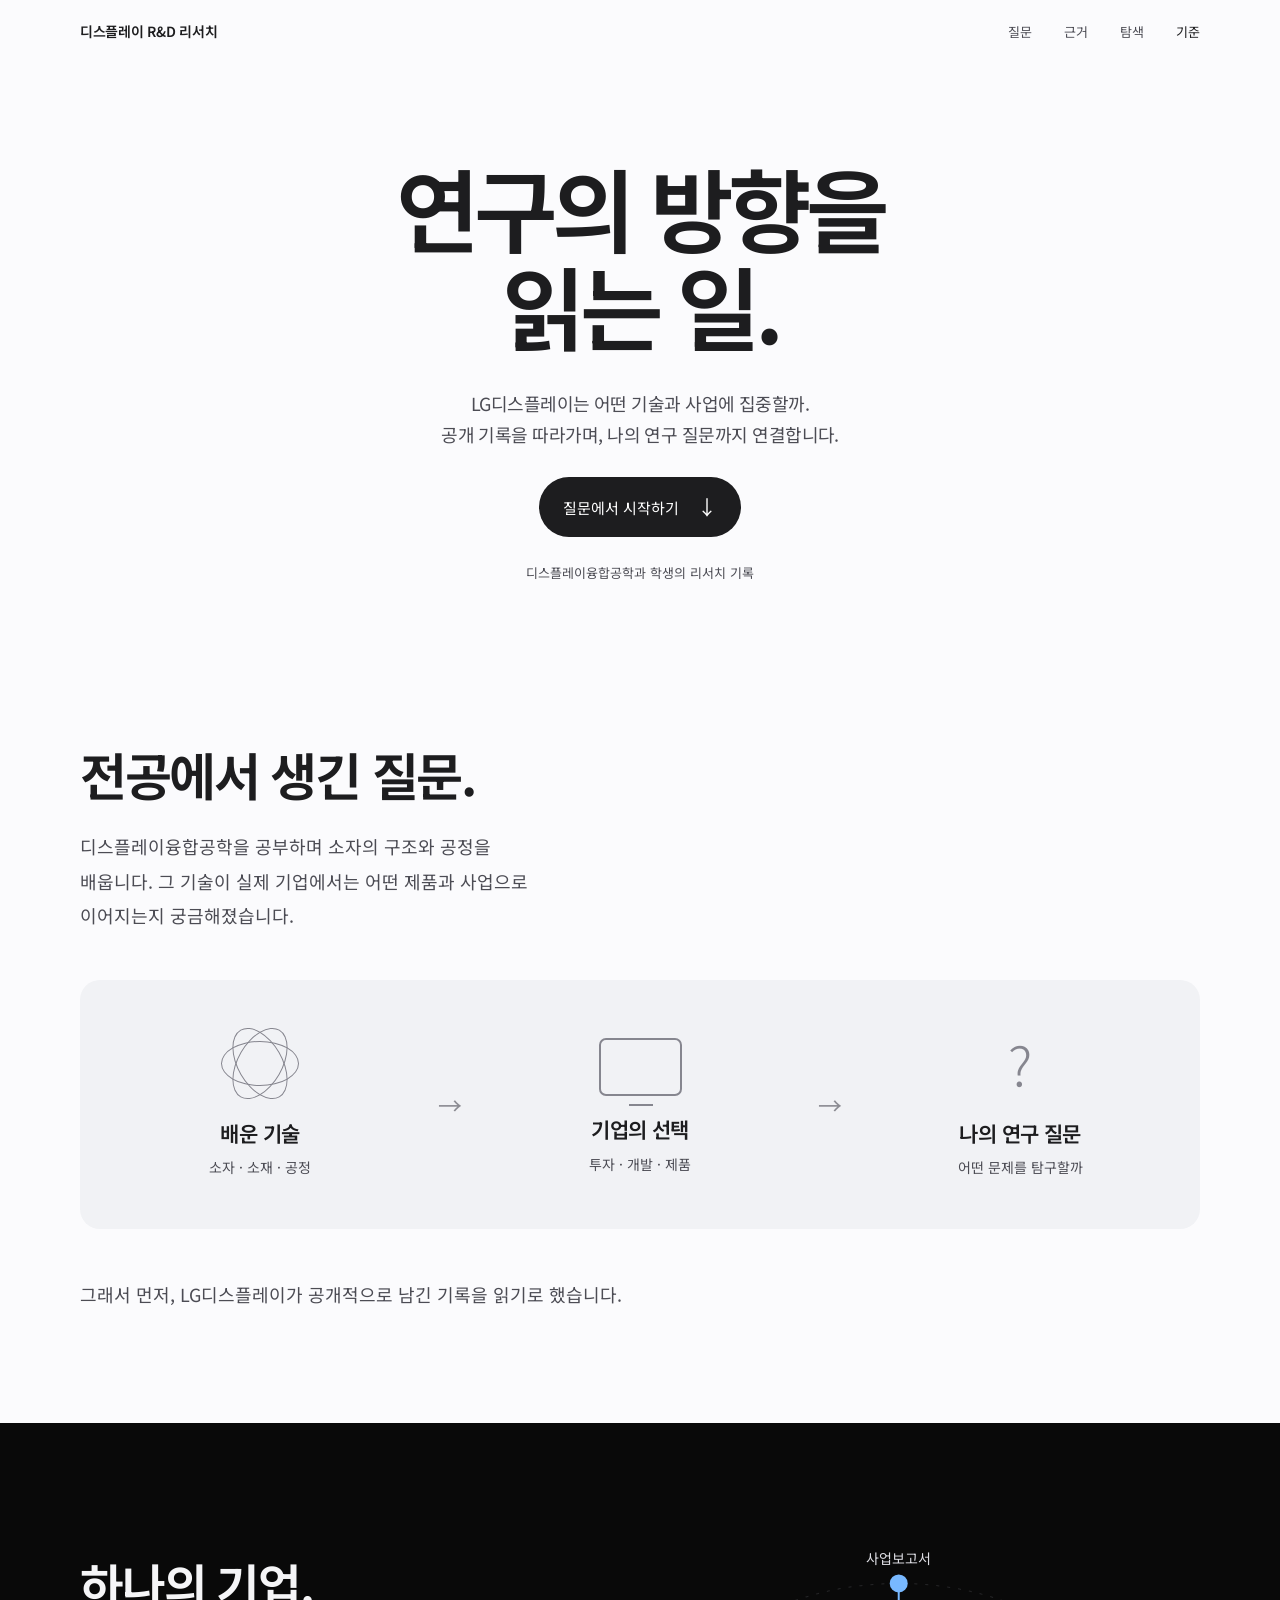
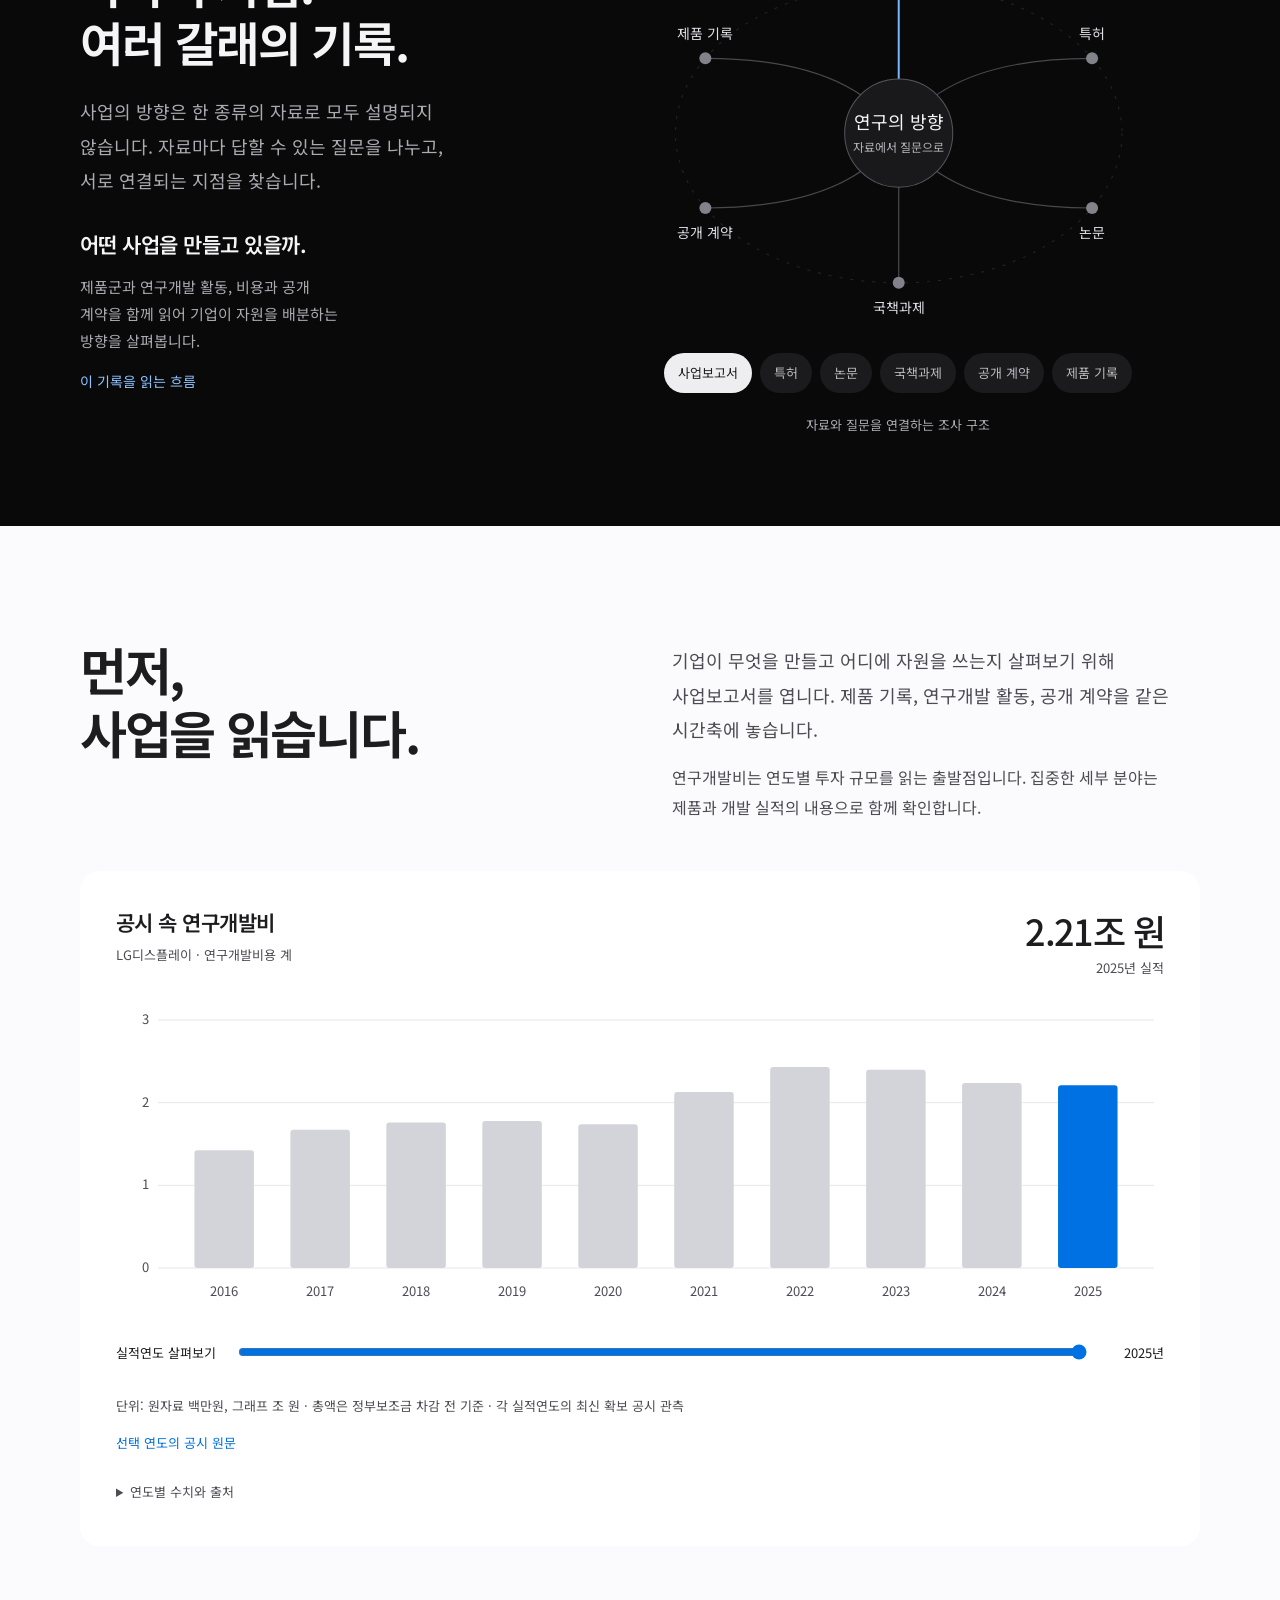
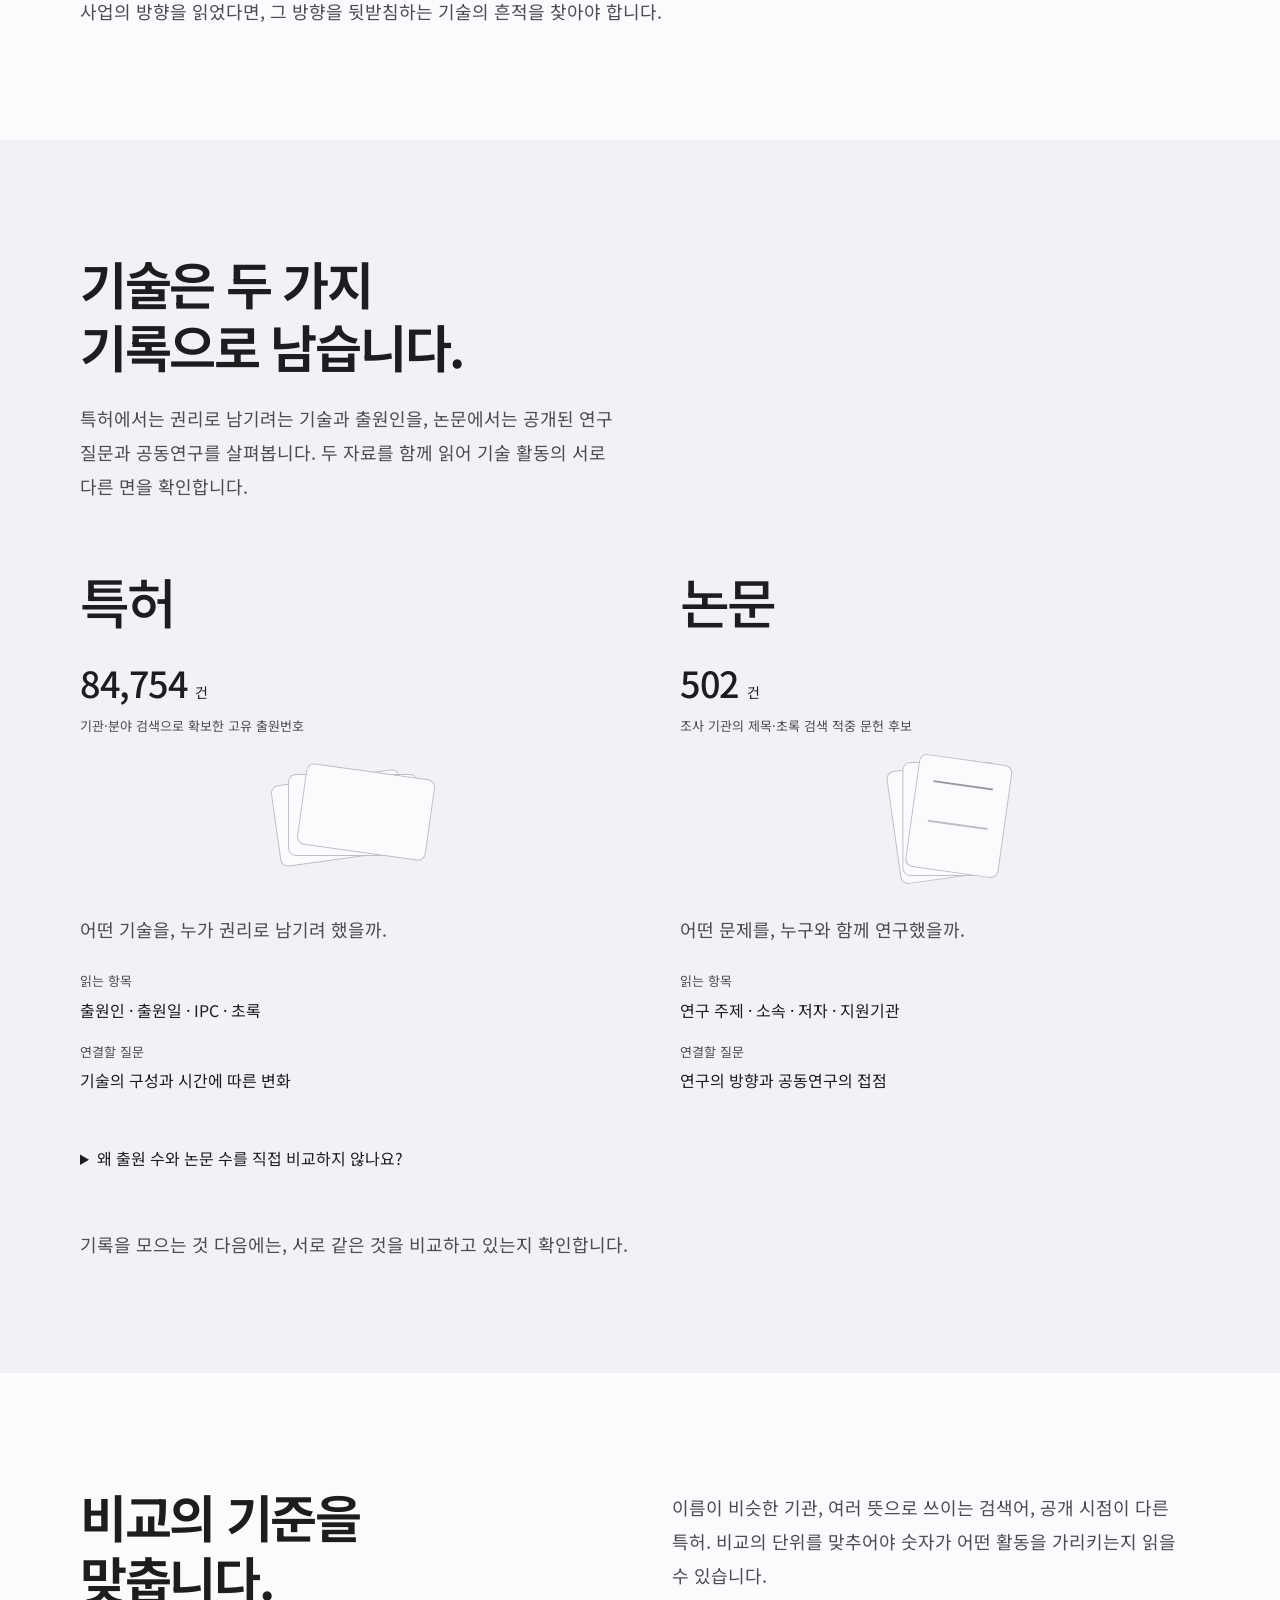
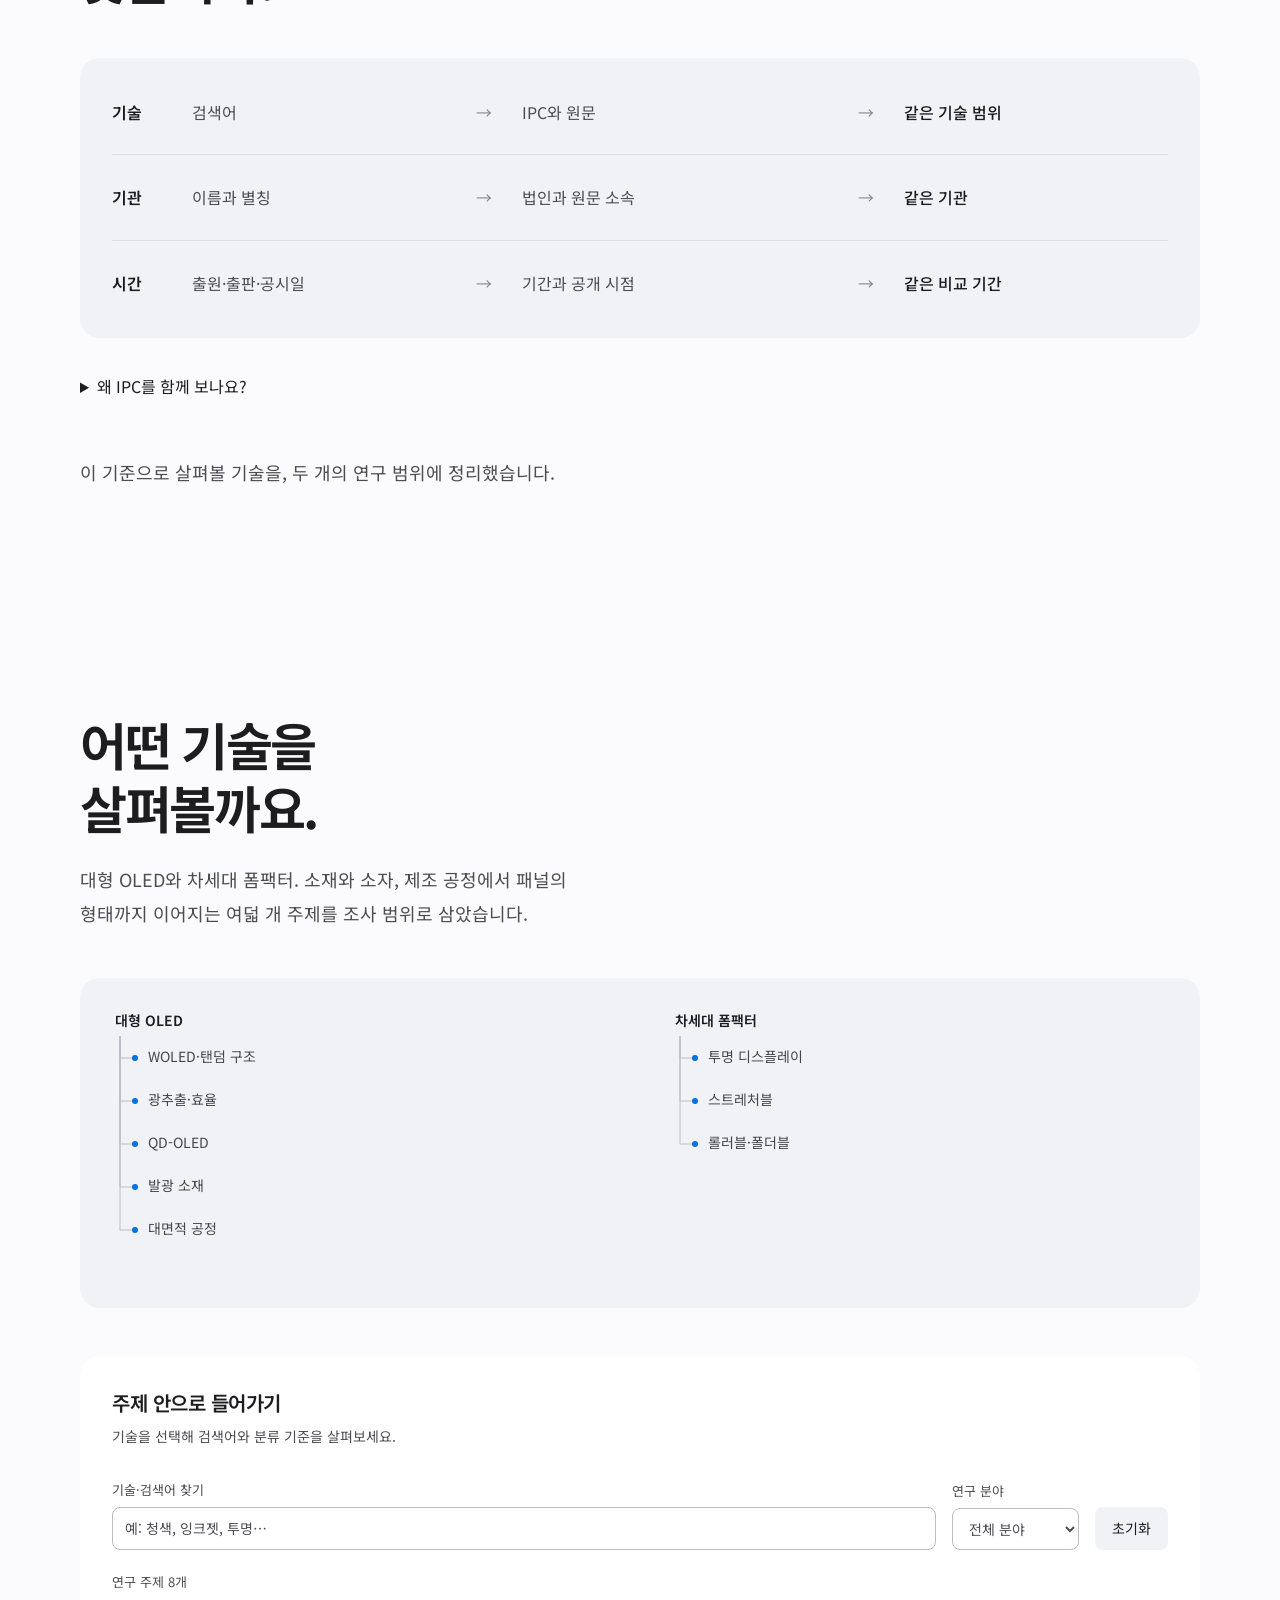
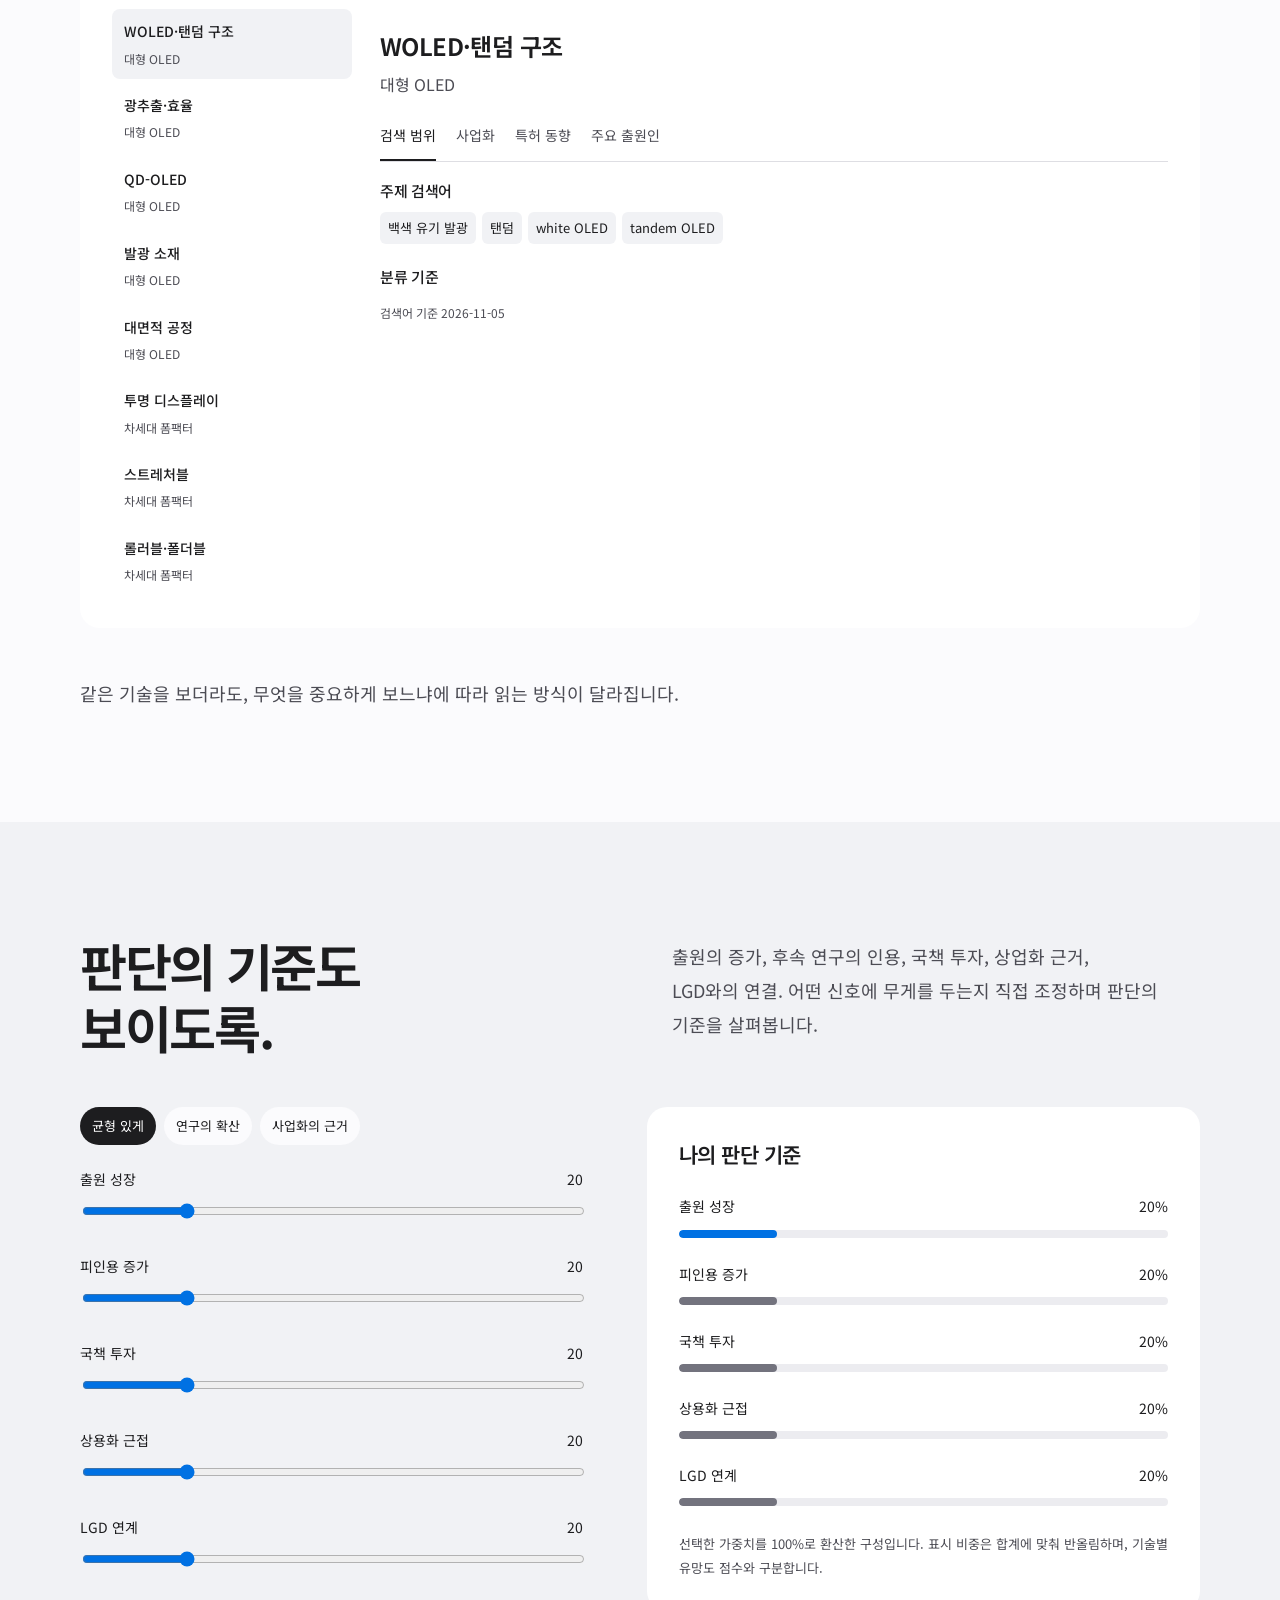
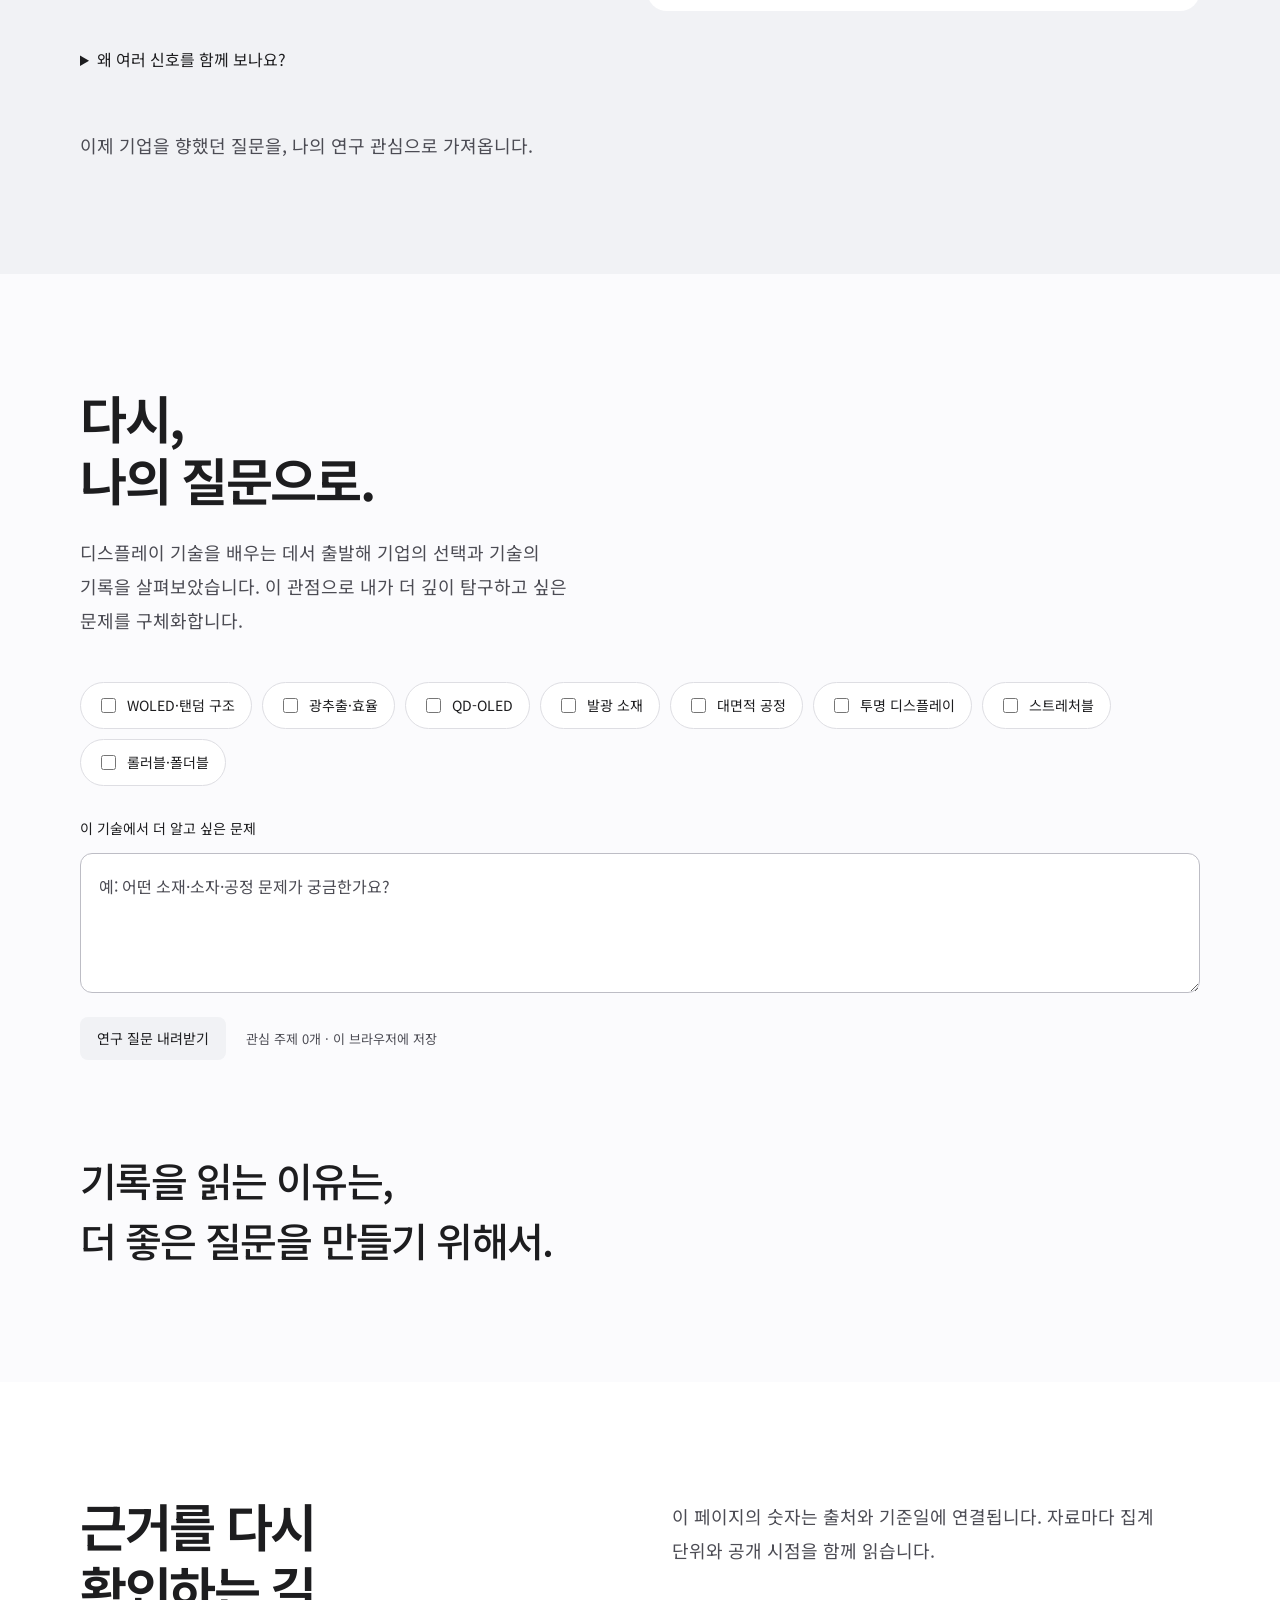
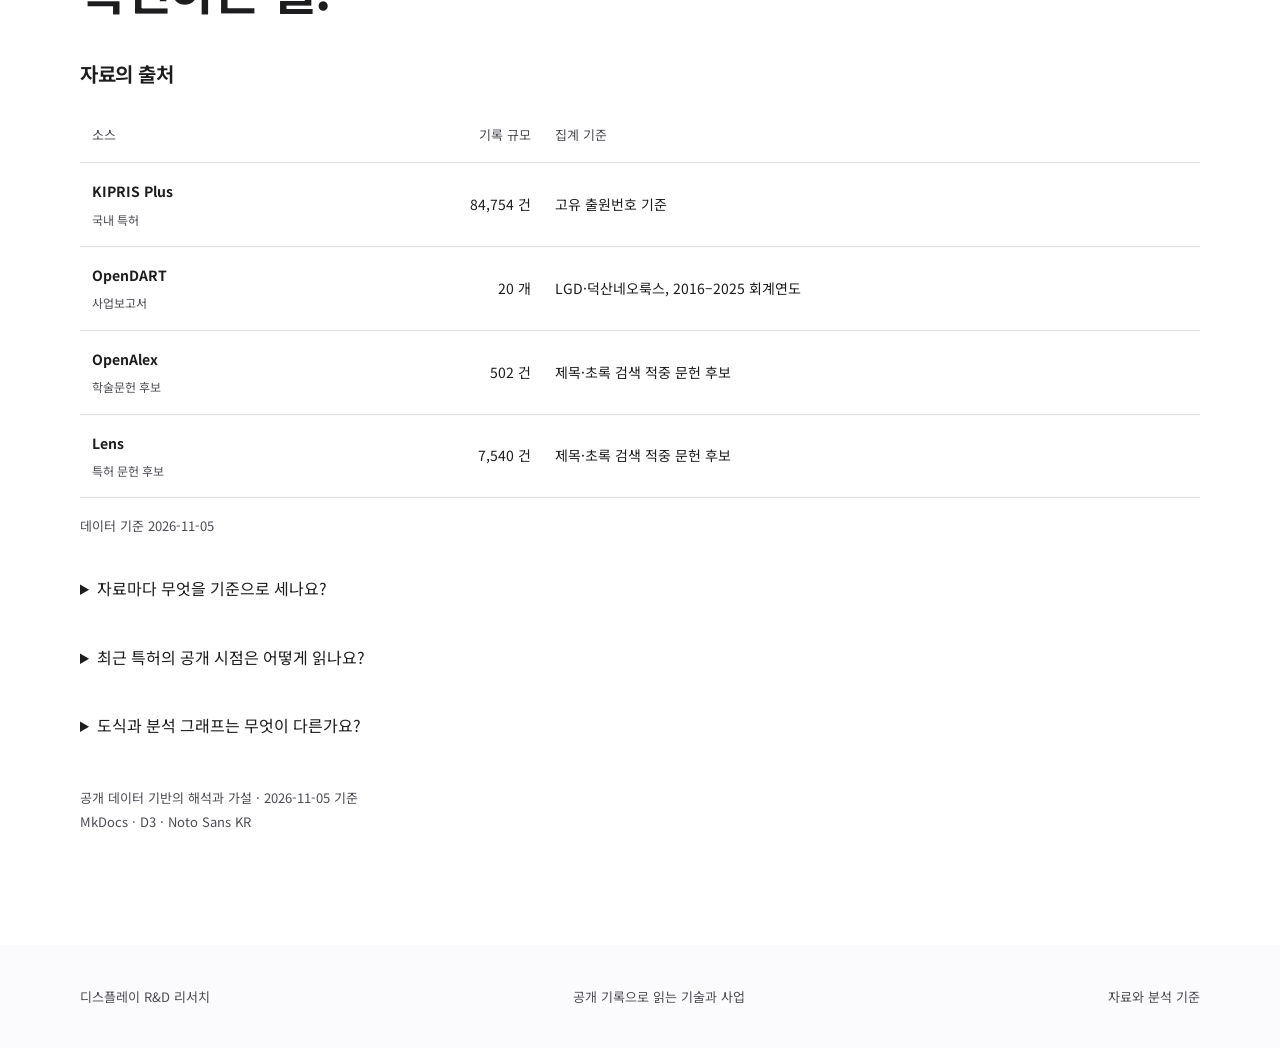
<file: index.html>
<!doctype html>
<html lang="ko">
<head>
  <meta charset="utf-8">
  <meta name="viewport" content="width=device-width, initial-scale=1">
  <meta name="theme-color" content="#fbfbfd">
  <meta name="description" content="공개 데이터로 살펴보는 디스플레이 R&D와 상업화">
  <title>디스플레이 R&D 리서치</title>
  <link rel="icon" href="assets/mark.svg" type="image/svg+xml">
  <link rel="stylesheet" href="assets/story.css">
</head>
<body>
  <a class="skip-link" href="#main">본문으로 이동</a>
  <header class="site-header" data-ui><div class="header-inner"><a class="wordmark" href="#top">디스플레이 R&D 리서치</a><nav aria-label="이야기 바로가기"><a href="#question">질문</a><a href="#evidence">근거</a><a href="#topics">탐색</a><a href="#methods">기준</a></nav></div><div class="reading-progress" aria-hidden="true"><span></span></div></header>
  <main id="main" tabindex="-1"><article class="story"><section class="hero" id="top">
<div class="hero-inner">
<h1>연구의 방향을<br>읽는 일.</h1>
<p class="hero-description">LG디스플레이는 어떤 기술과 사업에 집중할까.<br> 공개 기록을 따라가며, 나의 연구 질문까지 연결합니다.</p>
<a class="primary-action" href="#question">질문에서 시작하기 <span aria-hidden="true">↓</span></a>
<p class="hero-caption">디스플레이융합공학과 학생의 리서치 기록</p>
</div>
</section>

<section class="chapter origin" id="question">
<div class="section-intro"><h2>전공에서 생긴 질문.</h2><p>디스플레이융합공학을 공부하며 소자의 구조와 공정을 배웁니다. 그 기술이 실제 기업에서는 어떤 제품과 사업으로 이어지는지 궁금해졌습니다.</p></div>
<div class="origin-visual" role="img" aria-label="배운 기술에서 기업의 선택을 거쳐 나의 연구 질문으로 이어지는 조사 순서">
<div><span class="origin-orbit"><i></i><i></i><i></i></span><h3>배운 기술</h3><p>소자 · 소재 · 공정</p></div><span class="visual-arrow" aria-hidden="true">→</span><div><span class="origin-display"></span><h3>기업의 선택</h3><p>투자 · 개발 · 제품</p></div><span class="visual-arrow" aria-hidden="true">→</span><div><span class="origin-question">?</span><h3>나의 연구 질문</h3><p>어떤 문제를 탐구할까</p></div>
</div>
<p class="bridge">그래서 먼저, LG디스플레이가 공개적으로 남긴 기록을 읽기로 했습니다.</p>
</section>

<section class="evidence-scene" id="evidence">
<div class="scene-inner"><div class="scene-copy"><h2>하나의 기업.<br>여러 갈래의 기록.</h2><p>사업의 방향은 한 종류의 자료로 모두 설명되지 않습니다. 자료마다 답할 수 있는 질문을 나누고, 서로 연결되는 지점을 찾습니다.</p><div id="source-description" aria-live="polite"></div></div><div class="scene-map"><div id="source-map"></div><div id="source-controls" class="source-controls" aria-label="자료별 역할 선택" data-ui></div><p class="visual-caption">자료와 질문을 연결하는 조사 구조</p></div></div>
</section>

<section class="chapter" id="business">
<div class="section-intro split-intro"><h2>먼저,<br>사업을 읽습니다.</h2><div><p>기업이 무엇을 만들고 어디에 자원을 쓰는지 살펴보기 위해 사업보고서를 엽니다. 제품 기록, 연구개발 활동, 공개 계약을 같은 시간축에 놓습니다.</p><p>연구개발비는 연도별 투자 규모를 읽는 출발점입니다. 집중한 세부 분야는 제품과 개발 실적의 내용으로 함께 확인합니다.</p></div></div>
<div class="spending-figure" data-ui><div class="figure-title"><div><h3>공시 속 연구개발비</h3><p>LG디스플레이 · 연구개발비용 계</p></div><div id="spending-value" class="figure-value"></div></div><div id="spending-chart"></div><div class="chart-controls"><label for="spending-year">실적연도 살펴보기</label><input id="spending-year" type="range" min="0" max="9" value="9" step="1" name="spending-year"><output id="spending-year-output" for="spending-year"></output></div><p class="source-caption">단위: 원자료 백만원, 그래프 조 원 · 총액은 정부보조금 차감 전 기준 · 각 실적연도의 최신 확보 공시 관측</p><a id="spending-source" class="text-link" target="_blank" rel="noopener noreferrer">선택 연도의 공시 원문</a><details class="source-details"><summary>연도별 수치와 출처</summary><div id="spending-table"></div></details></div>
<p class="bridge">사업의 방향을 읽었다면, 그 방향을 뒷받침하는 기술의 흔적을 찾아야 합니다.</p>
</section>

<section class="records-chapter" id="records">
<div class="chapter"><div class="section-intro"><h2>기술은 두 가지<br>기록으로 남습니다.</h2><p>특허에서는 권리로 남기려는 기술과 출원인을, 논문에서는 공개된 연구 질문과 공동연구를 살펴봅니다. 두 자료를 함께 읽어 기술 활동의 서로 다른 면을 확인합니다.</p></div>
<div class="record-pair"><div class="record-side"><h3>특허</h3><div class="record-glyph patent-glyph" aria-hidden="true"><span></span><span></span><span></span></div><p>어떤 기술을, 누가 권리로 남기려 했을까.</p><dl><div><dt>읽는 항목</dt><dd>출원인 · 출원일 · IPC · 초록</dd></div><div><dt>연결할 질문</dt><dd>기술의 구성과 시간에 따른 변화</dd></div></dl><div class="record-total" id="patent-total"></div></div><div class="record-side"><h3>논문</h3><div class="record-glyph paper-glyph" aria-hidden="true"><span></span><span></span><span></span></div><p>어떤 문제를, 누구와 함께 연구했을까.</p><dl><div><dt>읽는 항목</dt><dd>연구 주제 · 소속 · 저자 · 지원기관</dd></div><div><dt>연결할 질문</dt><dd>연구의 방향과 공동연구의 접점</dd></div></dl><div class="record-total" id="paper-total"></div></div></div>
<details class="why-note"><summary>왜 출원 수와 논문 수를 직접 비교하지 않나요?</summary><p>특허와 논문은 기록하는 활동과 집계 단위가 다릅니다. 각각의 출처와 검색 조건을 기준으로 읽고, 기술 주제와 기관을 대조해 연결합니다.</p></details>
<p class="bridge">기록을 모으는 것 다음에는, 서로 같은 것을 비교하고 있는지 확인합니다.</p></div>
</section>

<section class="chapter" id="comparison">
<div class="section-intro split-intro"><h2>비교의 기준을<br>맞춥니다.</h2><p>이름이 비슷한 기관, 여러 뜻으로 쓰이는 검색어, 공개 시점이 다른 특허. 비교의 단위를 맞추어야 숫자가 어떤 활동을 가리키는지 읽을 수 있습니다.</p></div>
<div class="alignment-visual" data-ui><div><span class="alignment-label">기술</span><div class="alignment-pieces"><span>검색어</span><i aria-hidden="true">→</i><span>IPC와 원문</span><i aria-hidden="true">→</i><strong>같은 기술 범위</strong></div></div><div><span class="alignment-label">기관</span><div class="alignment-pieces"><span>이름과 별칭</span><i aria-hidden="true">→</i><span>법인과 원문 소속</span><i aria-hidden="true">→</i><strong>같은 기관</strong></div></div><div><span class="alignment-label">시간</span><div class="alignment-pieces"><span>출원·출판·공시일</span><i aria-hidden="true">→</i><span>기간과 공개 시점</span><i aria-hidden="true">→</i><strong>같은 비교 기간</strong></div></div></div>
<details class="why-note"><summary>왜 IPC를 함께 보나요?</summary><p>검색어는 문헌을 찾는 입구입니다. 특허에 붙은 기술 분류인 IPC와 원문 내용을 함께 확인해 검색어의 여러 의미를 구분합니다. 기관과 기간에도 같은 방식으로 비교 기준을 적용합니다.</p></details>
<p class="bridge">이 기준으로 살펴볼 기술을, 두 개의 연구 범위에 정리했습니다.</p>
</section>

<section class="chapter topics-chapter" id="topics">
<div class="section-intro"><h2>어떤 기술을<br>살펴볼까요.</h2><p>대형 OLED와 차세대 폼팩터. 소재와 소자, 제조 공정에서 패널의 형태까지 이어지는 여덟 개 주제를 조사 범위로 삼았습니다.</p></div>
<div id="topic-map" class="topic-map" data-ui></div>
<div class="workbench" data-ui><div class="workbench-heading"><h3>주제 안으로 들어가기</h3><p>기술을 선택해 검색어와 분류 기준을 살펴보세요.</p></div><div id="explorer-view"></div></div>
<p class="bridge">같은 기술을 보더라도, 무엇을 중요하게 보느냐에 따라 읽는 방식이 달라집니다.</p>
</section>

<section class="judgement-section" id="judgement"><div class="chapter"><div class="section-intro split-intro"><h2>판단의 기준도<br>보이도록.</h2><p>출원의 증가, 후속 연구의 인용, 국책 투자, 상업화 근거, LGD와의 연결. 어떤 신호에 무게를 두는지 직접 조정하며 판단의 기준을 살펴봅니다.</p></div><div id="criteria-workbench" data-ui></div><details class="why-note"><summary>왜 여러 신호를 함께 보나요?</summary><p>성장과 연구의 확산, 사업화는 서로 다른 활동입니다. 신호를 구분하고 가중치를 드러내어 어떤 기준이 판단에 영향을 주는지 확인합니다. 아래 비중은 독자가 선택한 판단 기준의 구성입니다.</p></details><p class="bridge">이제 기업을 향했던 질문을, 나의 연구 관심으로 가져옵니다.</p></div></section>

<section class="chapter direction-chapter" id="direction"><div class="section-intro"><h2>다시,<br>나의 질문으로.</h2><p>디스플레이 기술을 배우는 데서 출발해 기업의 선택과 기술의 기록을 살펴보았습니다. 이 관점으로 내가 더 깊이 탐구하고 싶은 문제를 구체화합니다.</p></div><div id="research-notebook" class="research-notebook" data-ui></div><p class="closing-statement">기록을 읽는 이유는,<br>더 좋은 질문을 만들기 위해서.</p></section>

<section class="chapter methods-chapter" id="methods"><div class="section-intro split-intro"><h2>근거를 다시<br>확인하는 길.</h2><p>이 페이지의 숫자는 출처와 기준일에 연결됩니다. 자료마다 집계 단위와 공개 시점을 함께 읽습니다.</p></div><div id="methodology-view" data-ui></div><div class="method-notes"><details class="why-note"><summary>자료마다 무엇을 기준으로 세나요?</summary><p>특허는 고유 출원번호, 사업보고서는 공시 원문, 논문은 제목·확보된 초록의 검색 적중 후보를 기준으로 합니다. 연구개발비 그래프는 기존에 추출한 LGD 공시 관측을 표시합니다. 반복 공시와 실적연도를 구분합니다.</p></details><details class="why-note"><summary>최근 특허의 공개 시점은 어떻게 읽나요?</summary><p>출원일과 공개일에는 시차가 있습니다. 2025년 이후 출원은 공개 시점에 따라 순차 반영되므로, 연도별 비교에서 공개 범위를 함께 확인합니다. 계약과 관계는 공개 문서로 확인한 범위를 대상으로 합니다.</p></details><details class="why-note"><summary>도식과 분석 그래프는 무엇이 다른가요?</summary><p>자료 연결도와 비교 기준 도식은 조사의 논리와 자료의 역할을 설명합니다. 연구개발비 그래프는 공시 수치, 기술 지도는 승인한 조사 주제의 구성을 표시합니다. 도식의 배치와 선은 기업 간 실측 관계나 기술 거리의 수치가 아닙니다.</p></details></div><p class="production-credit">공개 데이터 기반의 해석과 가설 · <time data-as-of></time> 기준<br>MkDocs · D3 · Noto Sans KR</p></section></article></main>
  <footer class="site-footer"><a href="#top">디스플레이 R&D 리서치</a><span>공개 기록으로 읽는 기술과 사업</span><a href="#methods">자료와 분석 기준</a></footer>
  <noscript><p class="noscript">대화형 영역은 JavaScript가 필요합니다. 페이지 설명과 방법론은 그대로 읽을 수 있습니다.</p></noscript>
  <script src="assets/vendor/d3.min.js"></script>
  <script src="assets/dataset.js"></script>
  <script src="assets/site.js"></script>
  <script src="assets/story.js"></script>
</body>
</html>
</file>
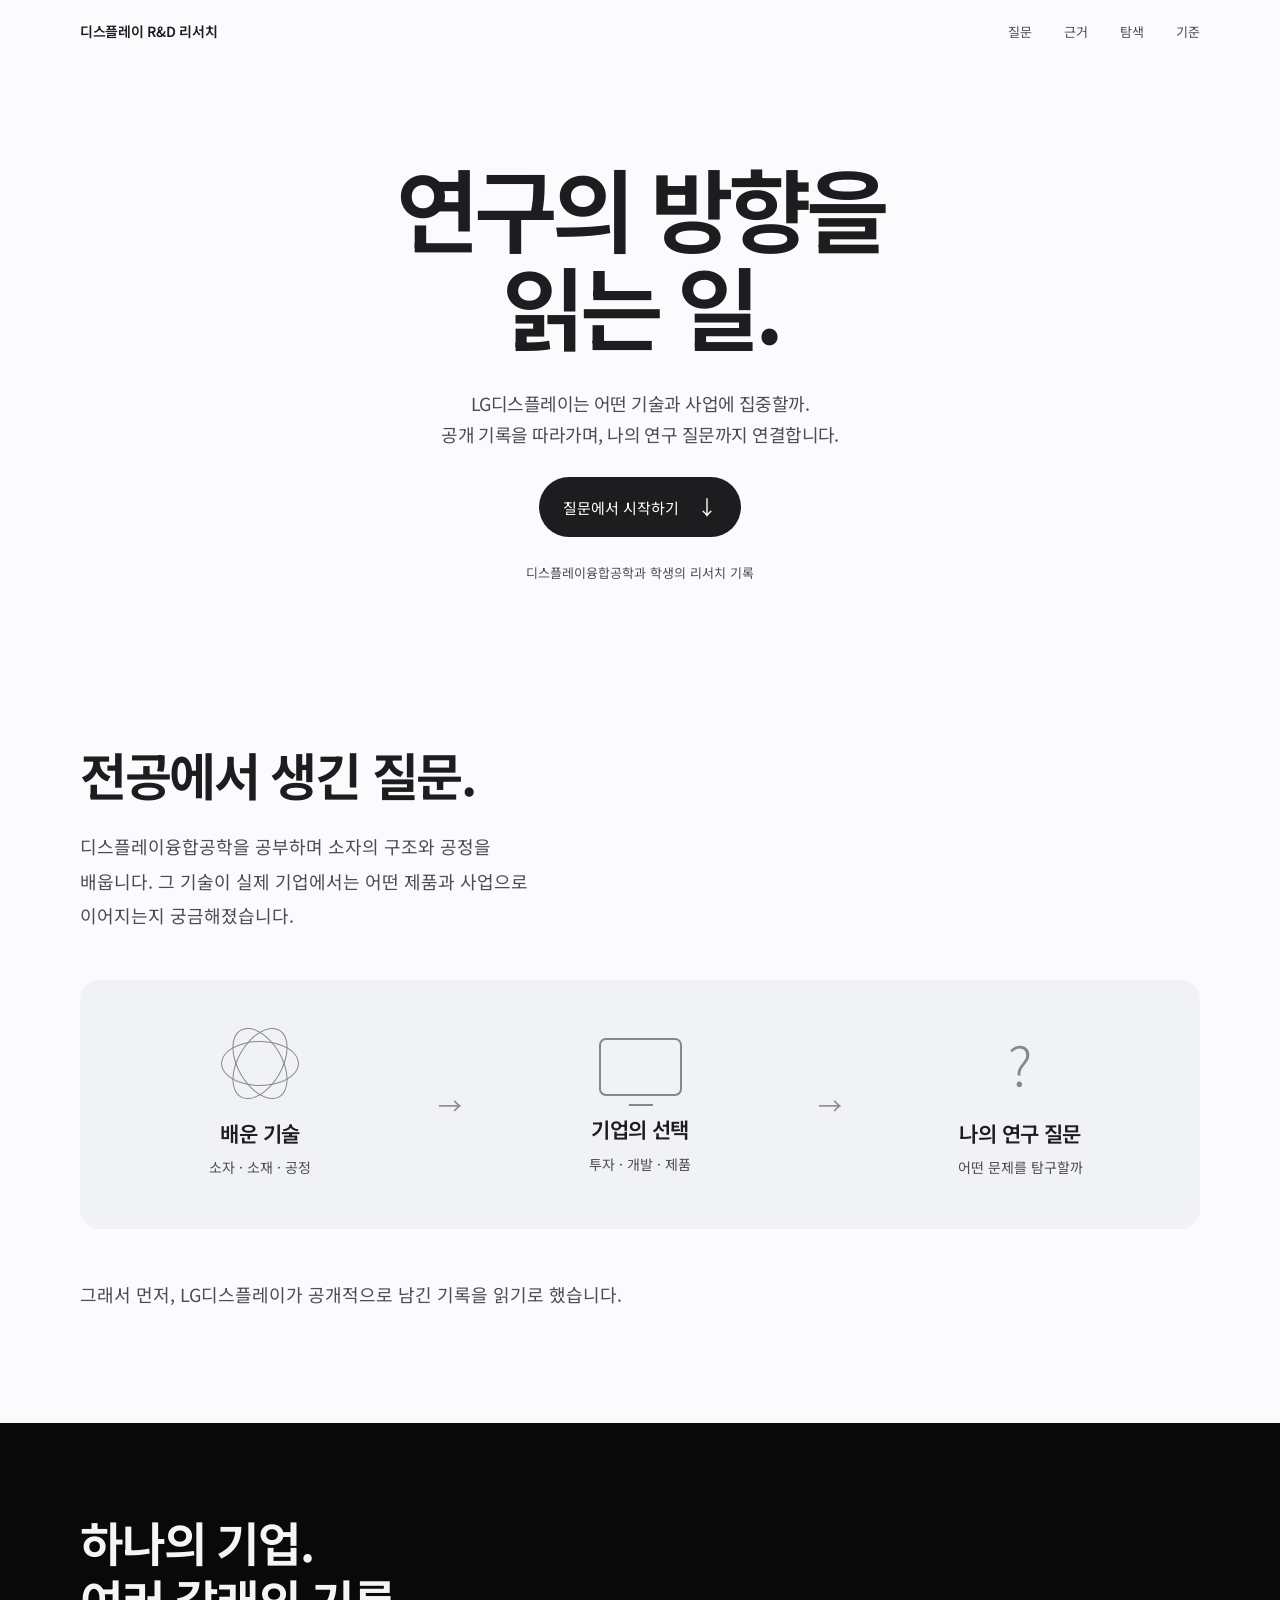
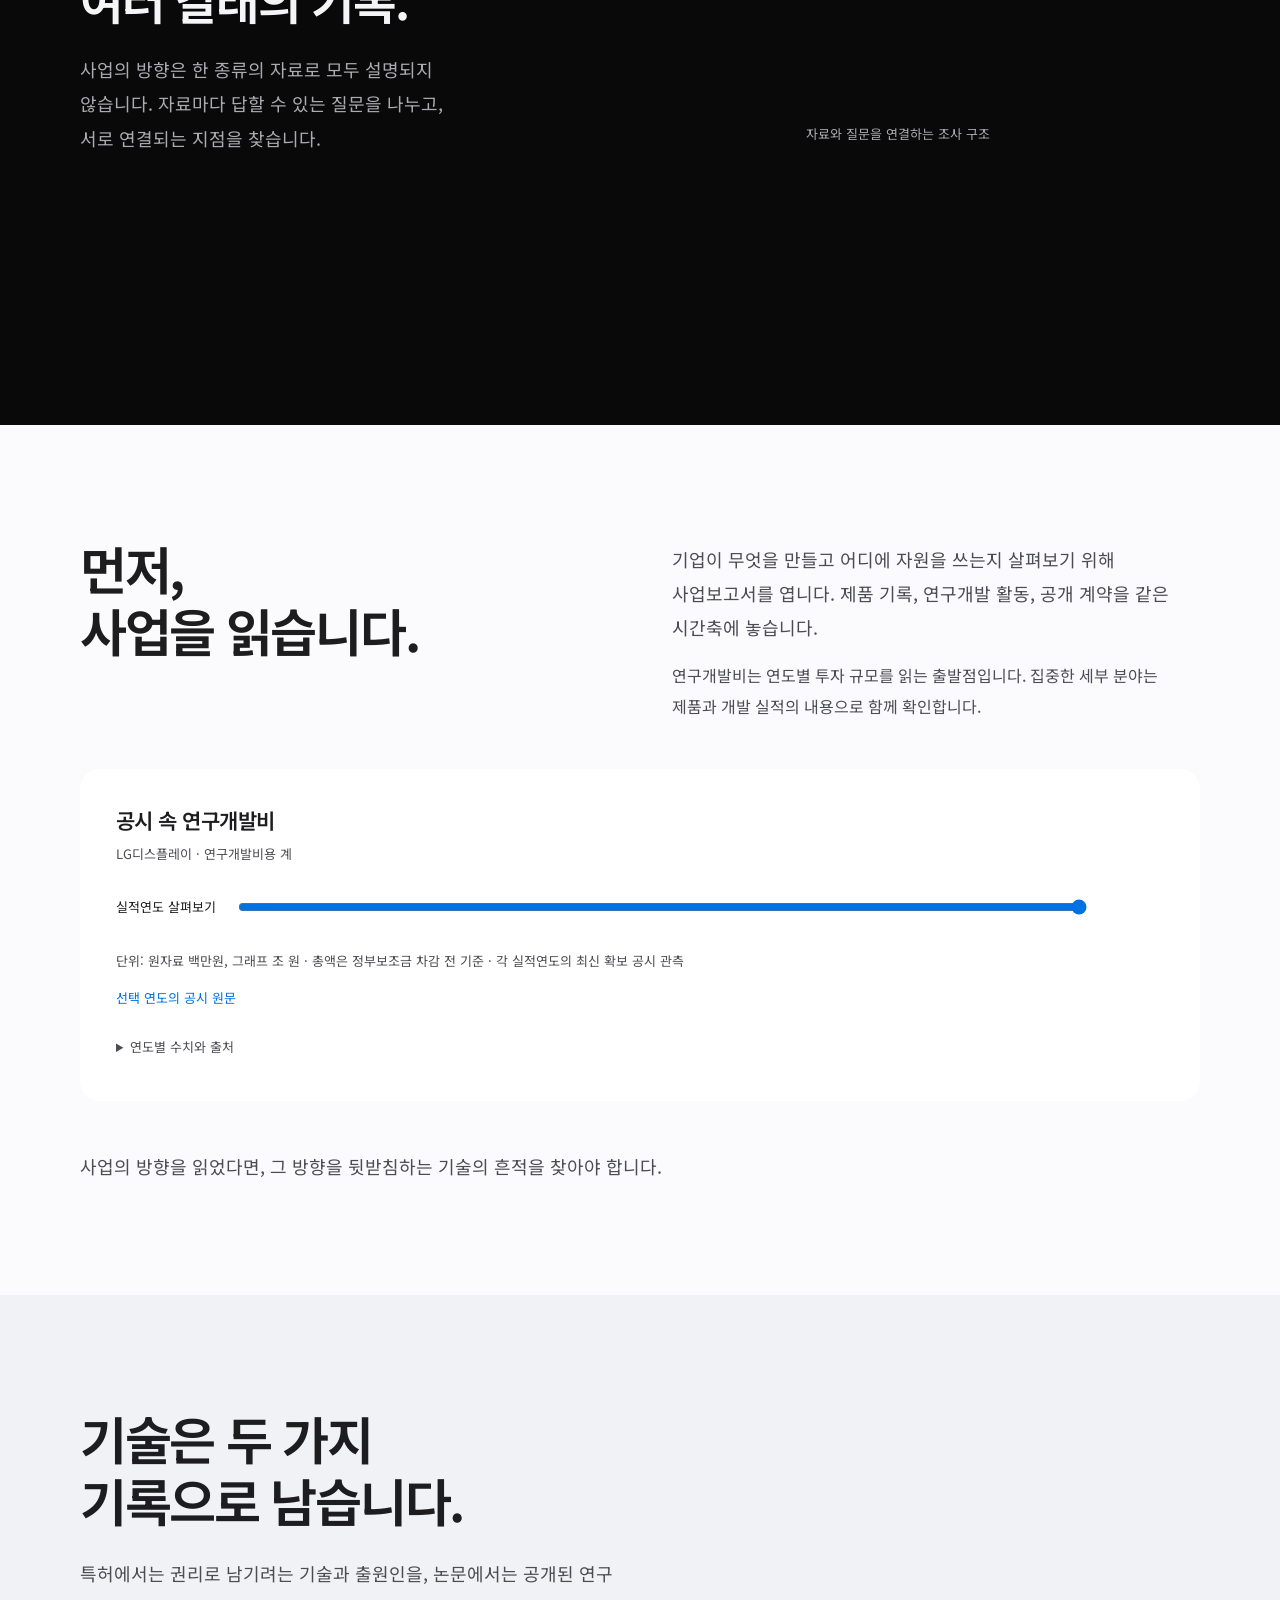
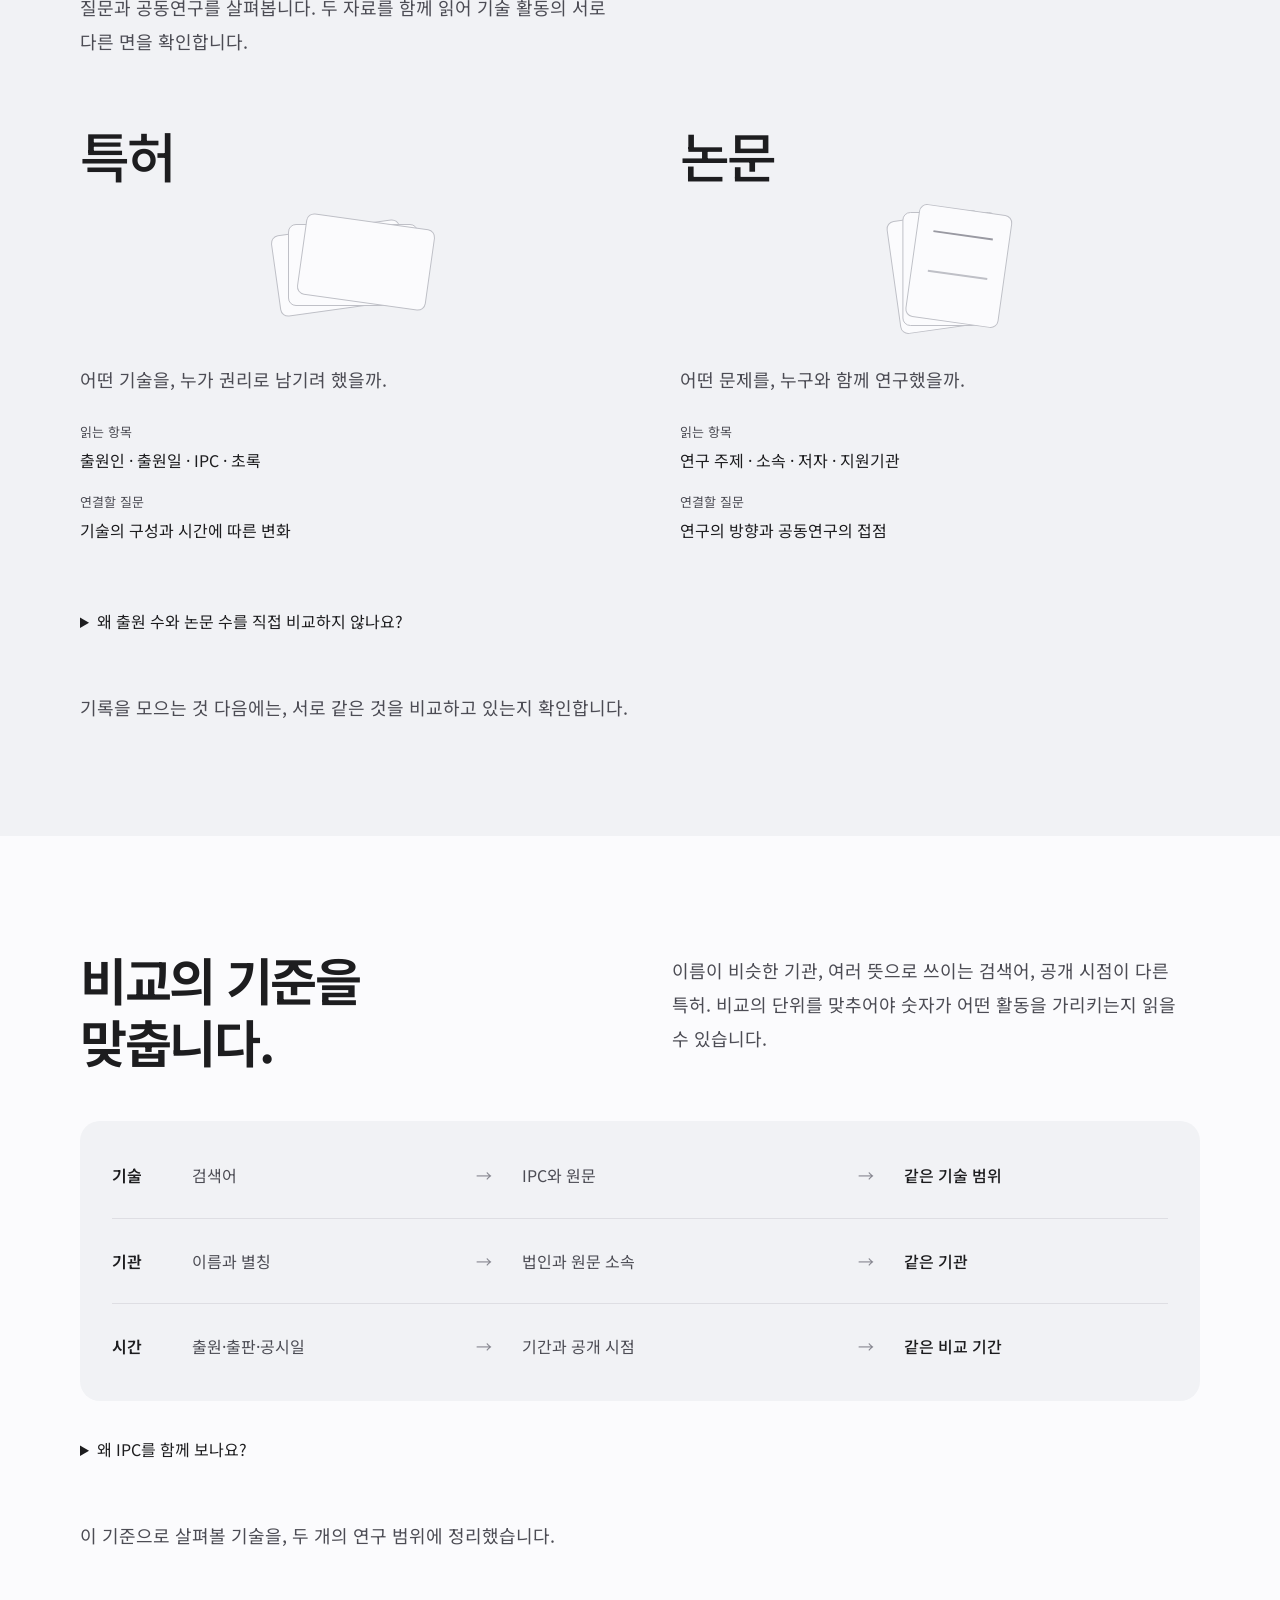
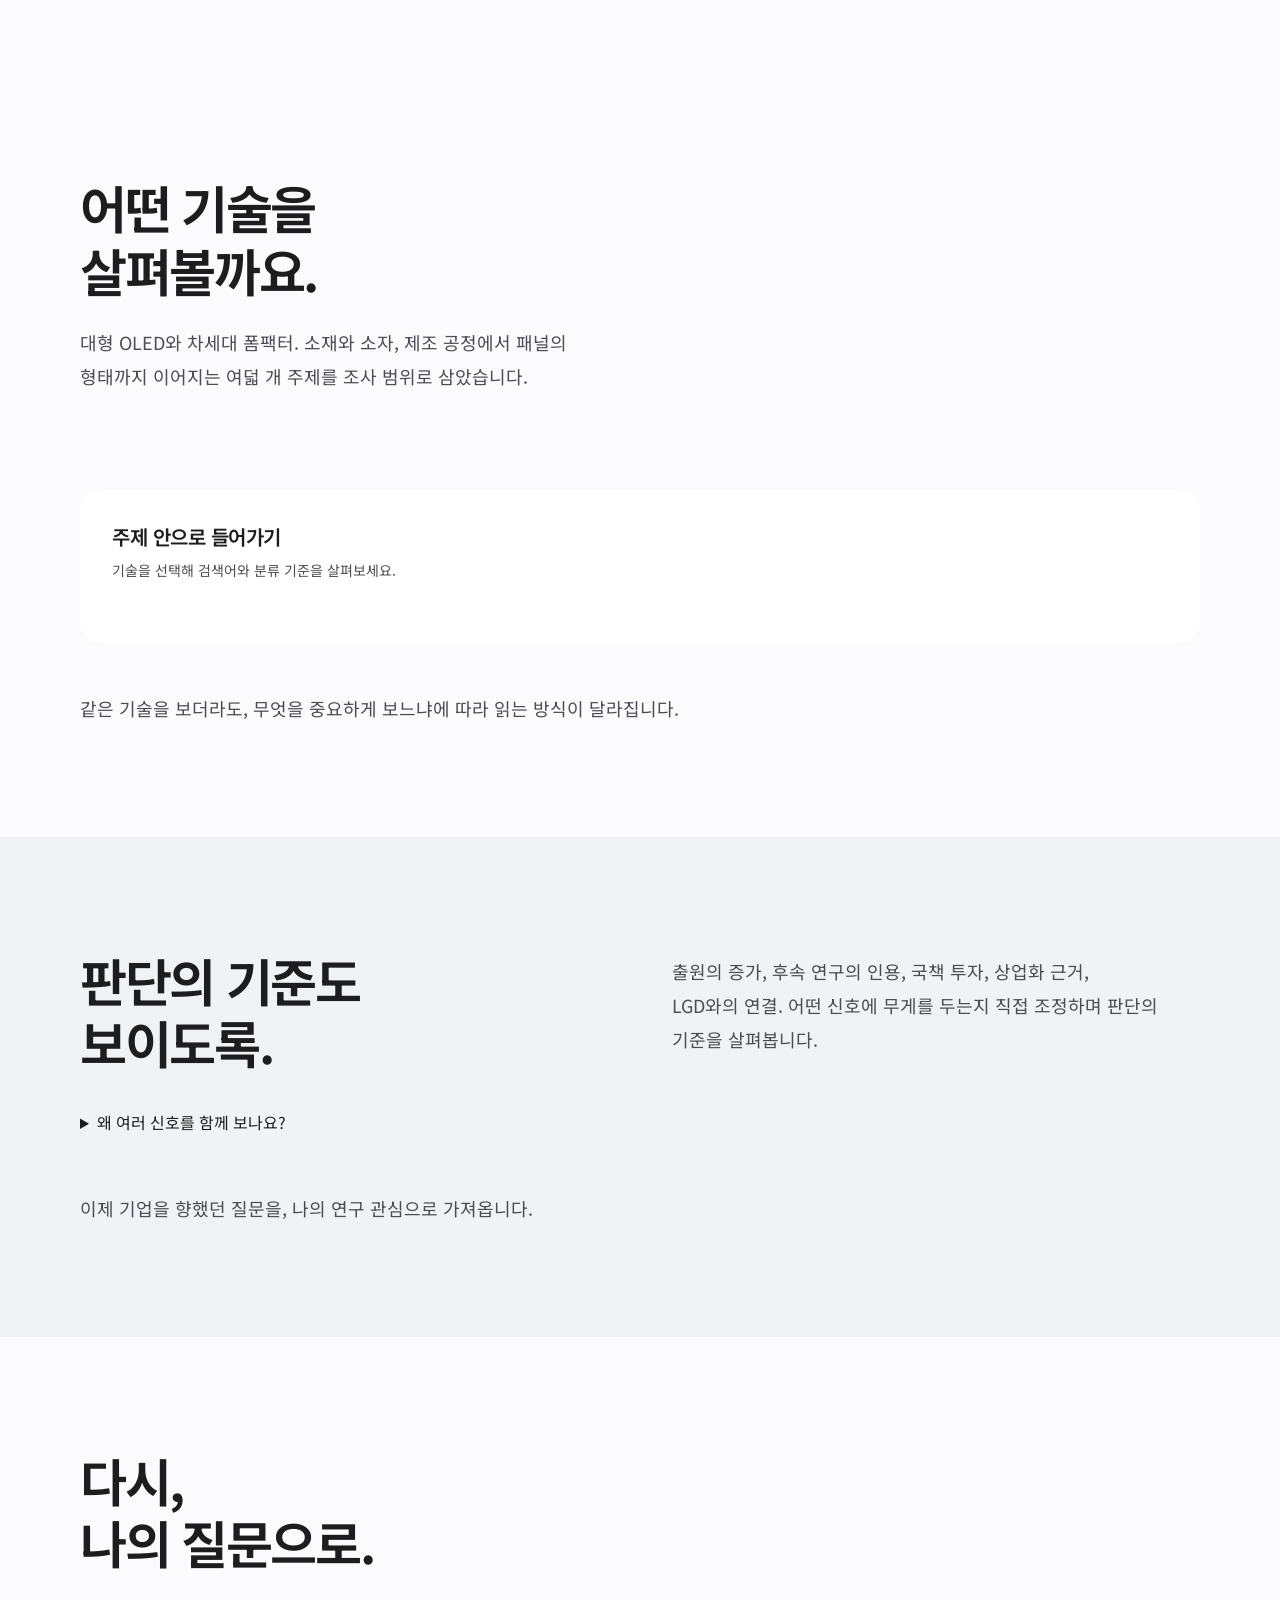
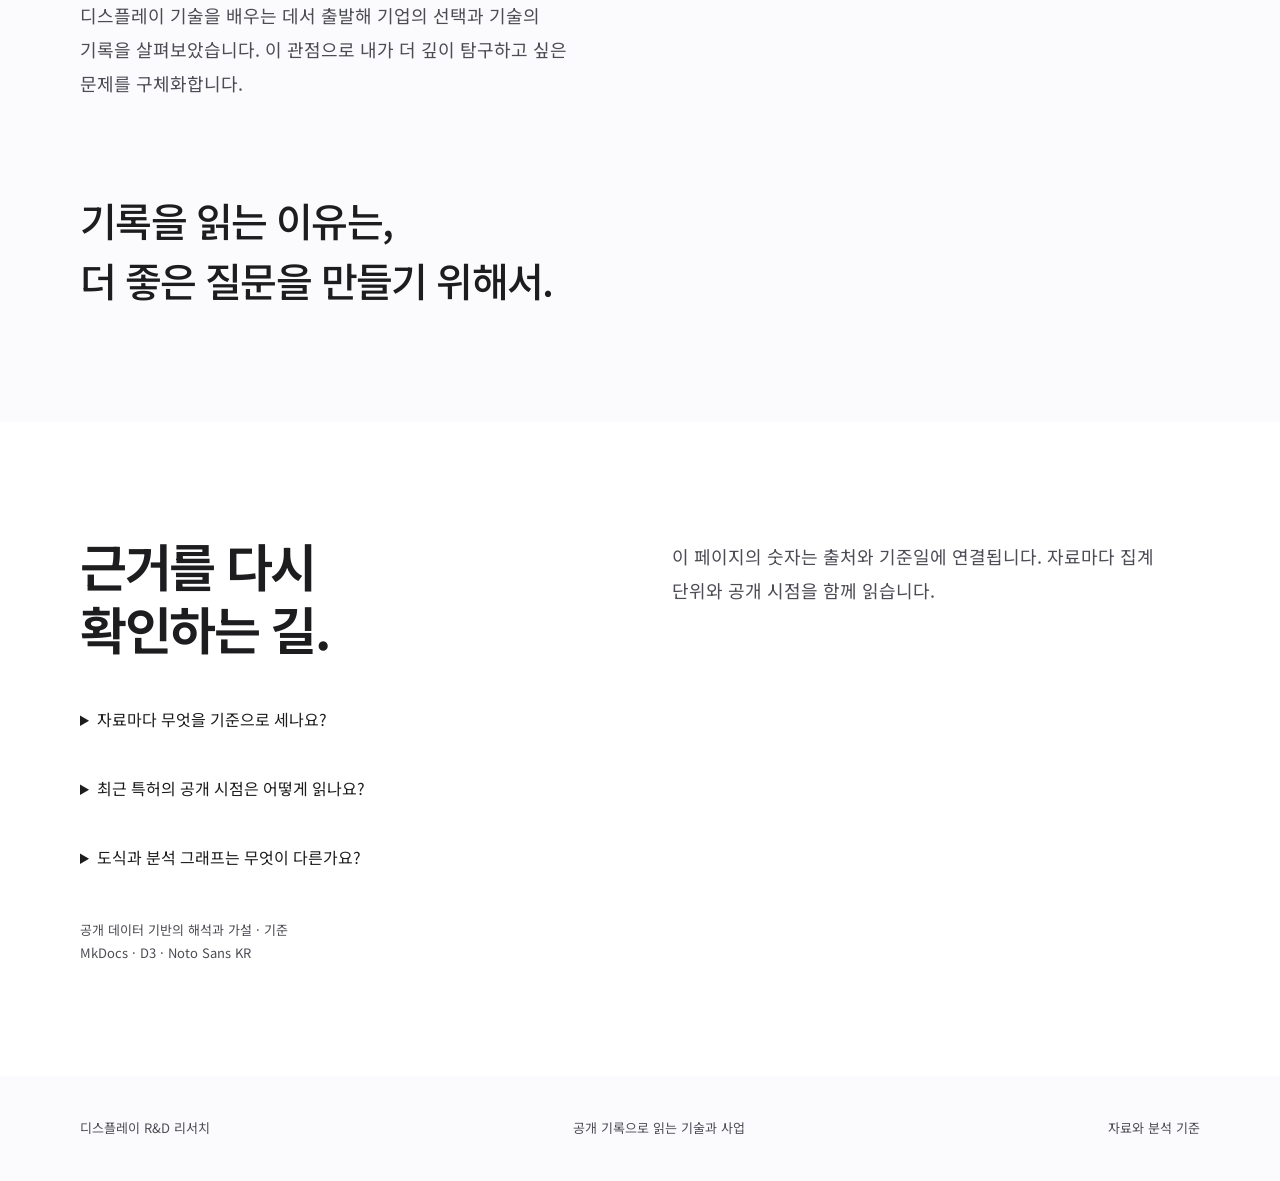
<file: commercialization.html>
<!doctype html><html lang="ko"><meta charset="utf-8"><meta name="viewport" content="width=device-width,initial-scale=1"><meta http-equiv="refresh" content="0;url=index.html#business"><title>디스플레이 R&D 리서치</title><a href="index.html#business">이야기 이어 읽기</a></html>
</file>
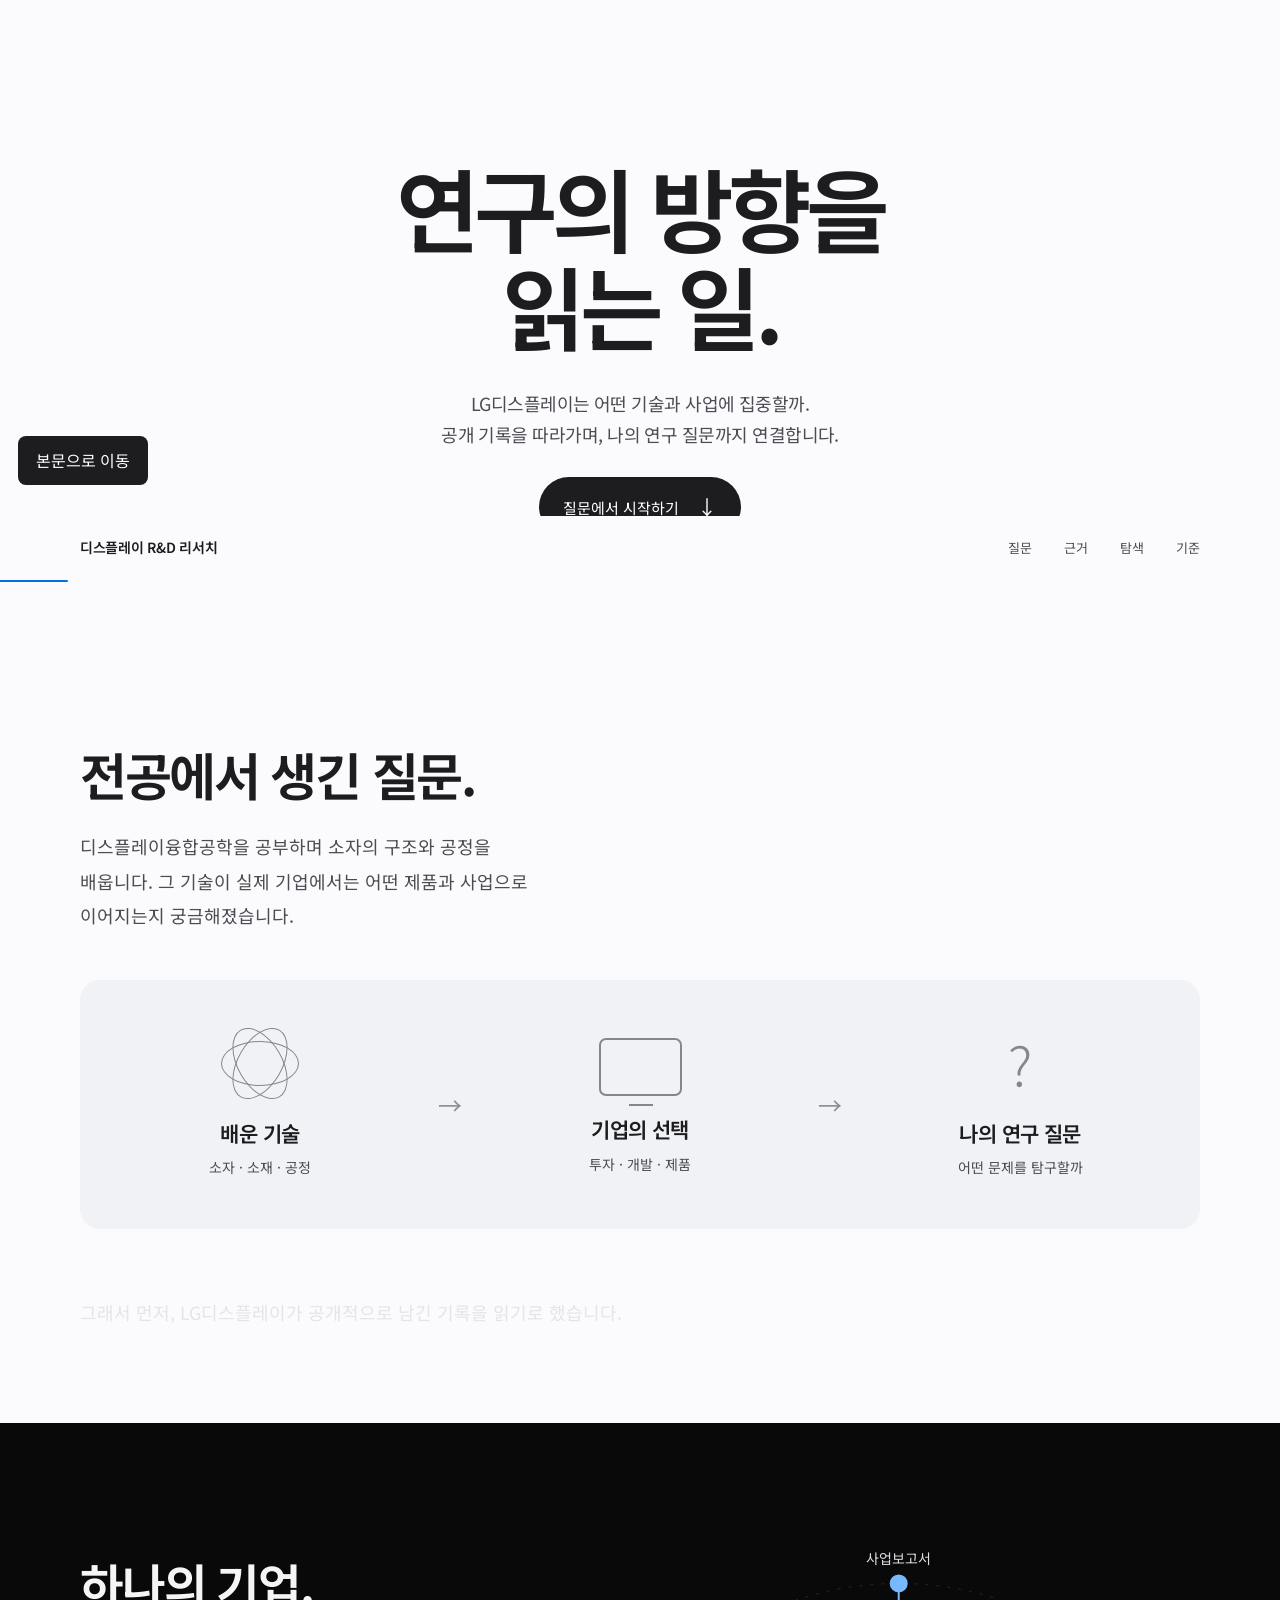
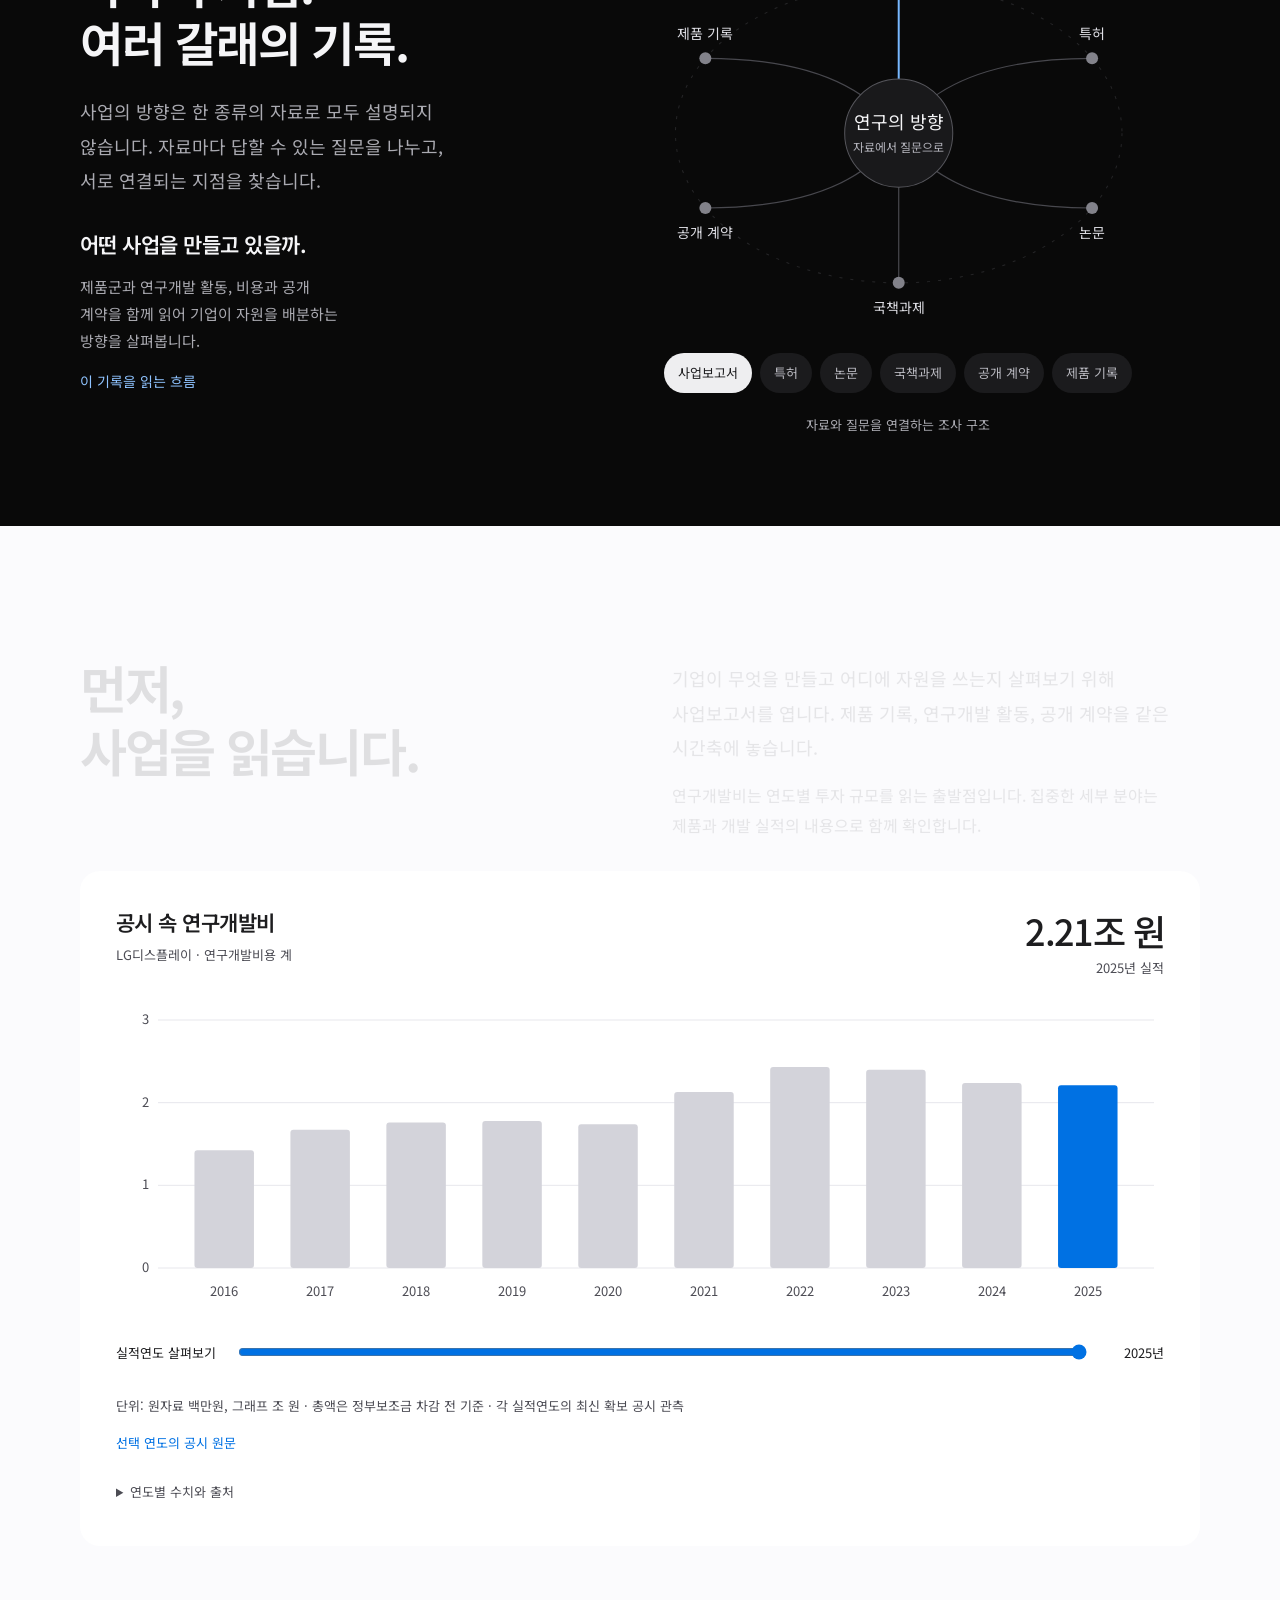
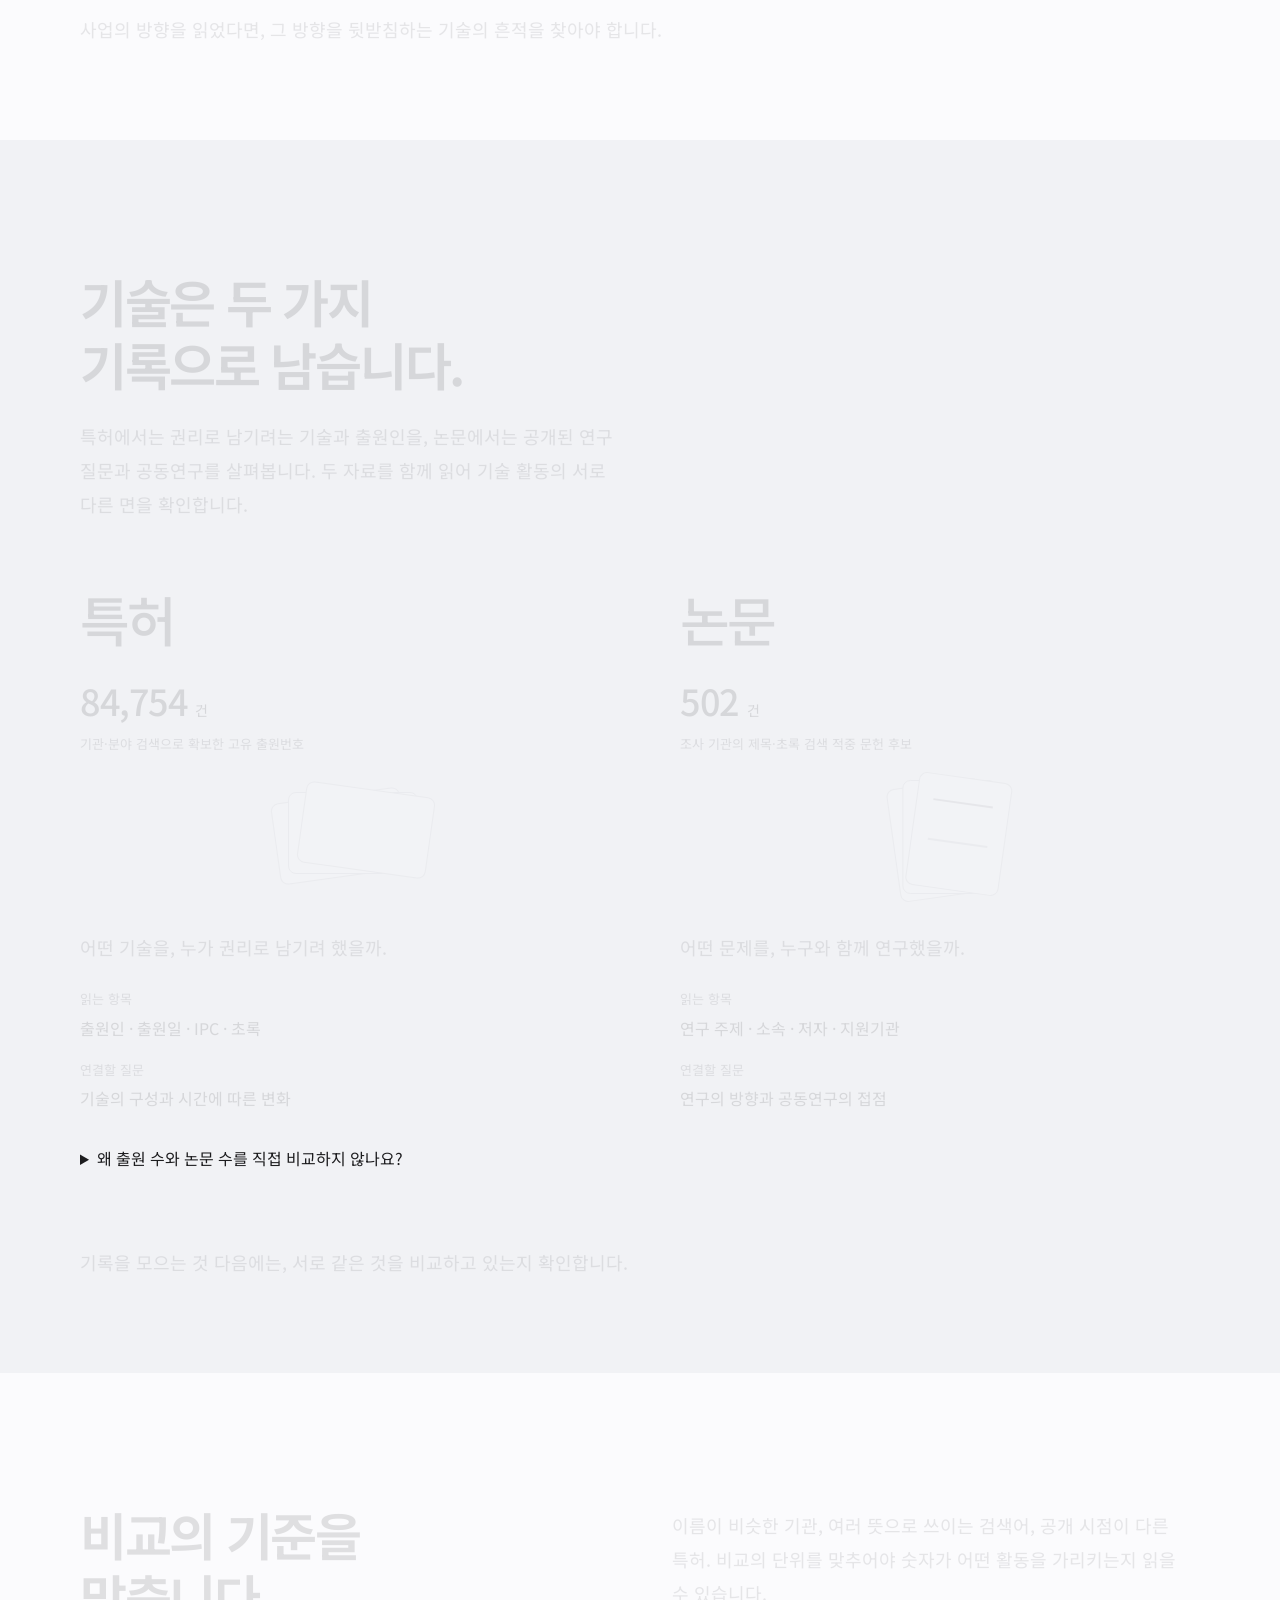
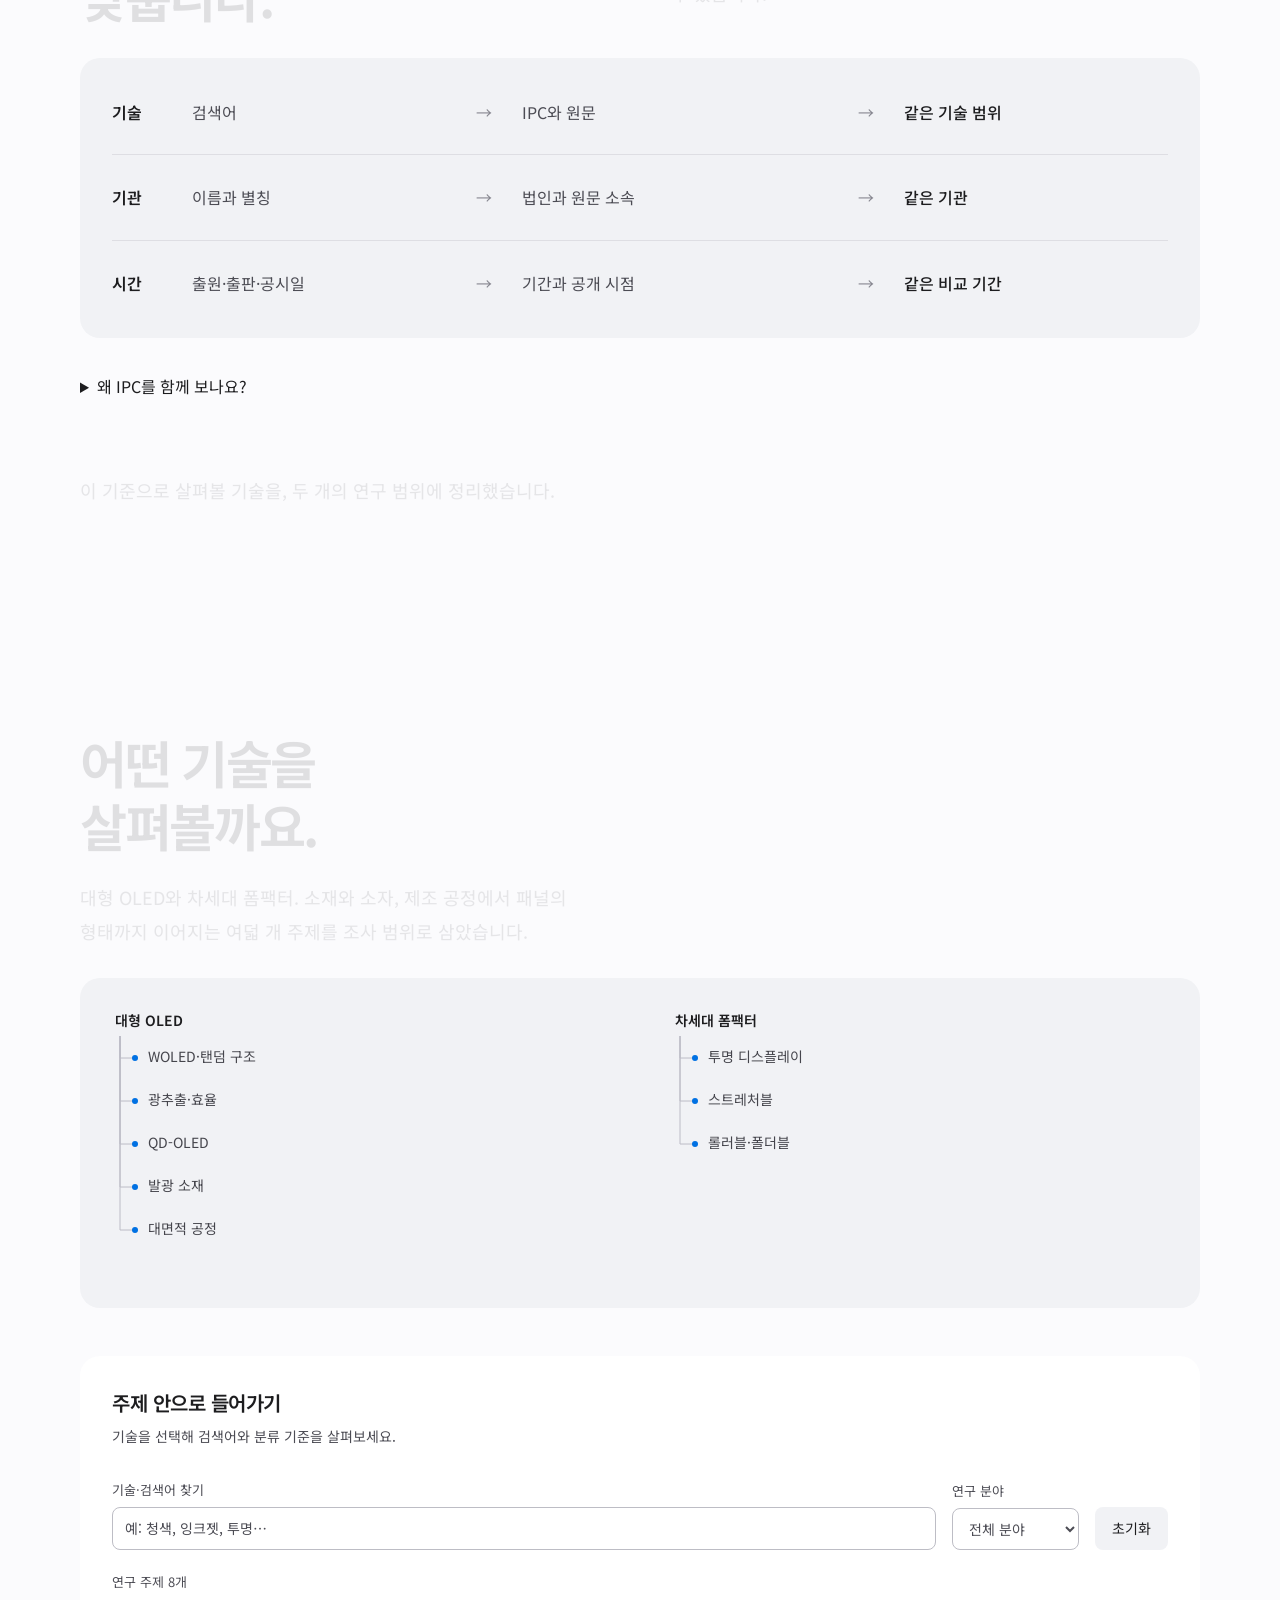
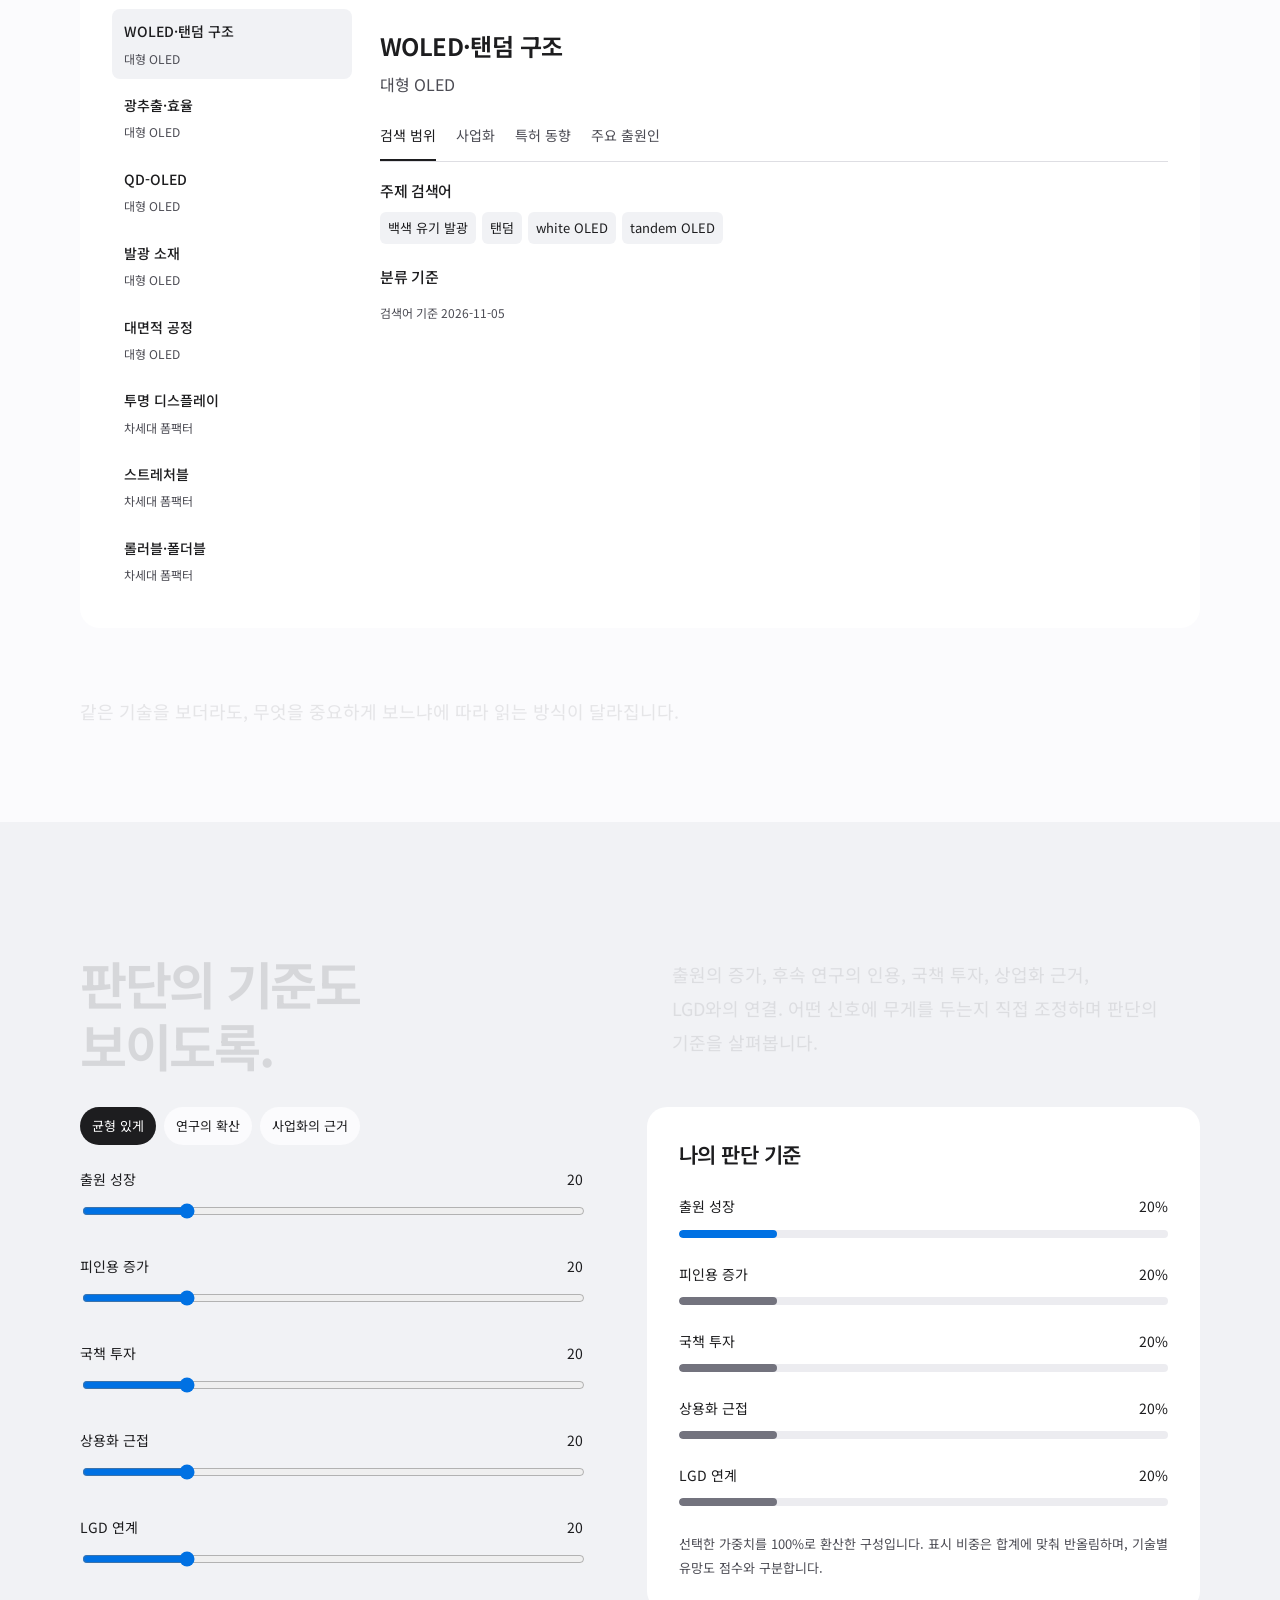
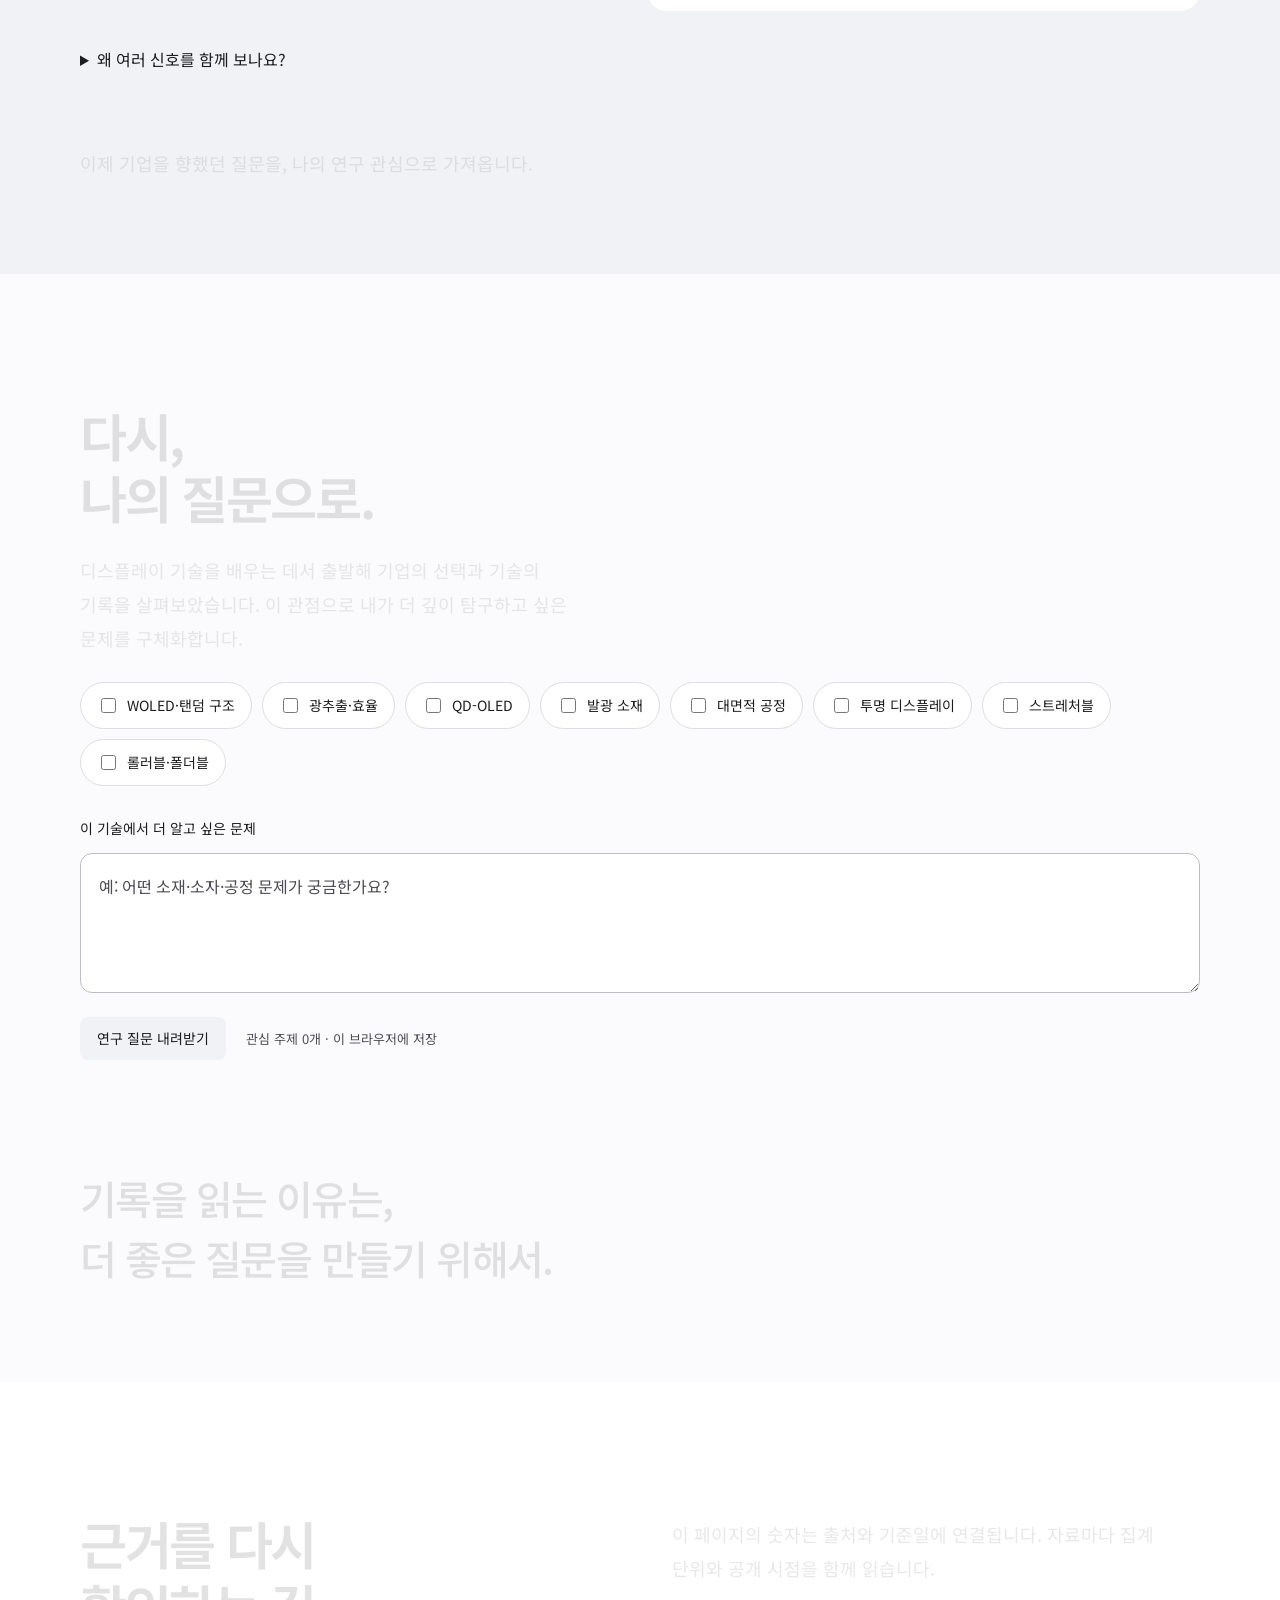
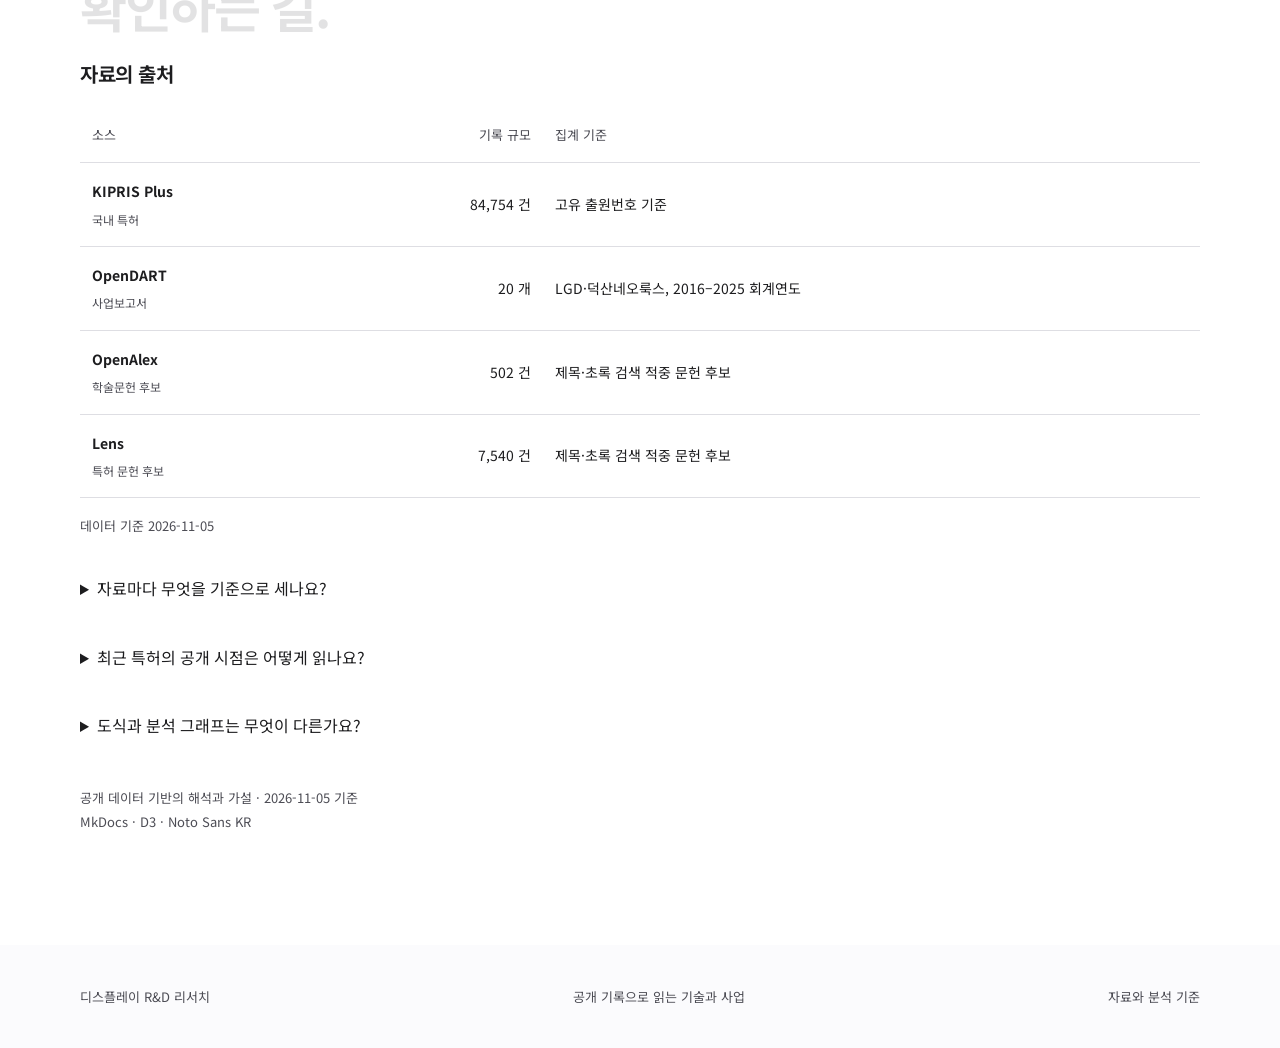
<file: competition.html>
<!doctype html><html lang="ko"><meta charset="utf-8"><meta name="viewport" content="width=device-width,initial-scale=1"><meta http-equiv="refresh" content="0;url=index.html#comparison"><title>디스플레이 R&D 리서치</title><a href="index.html#comparison">이야기 이어 읽기</a></html>
</file>
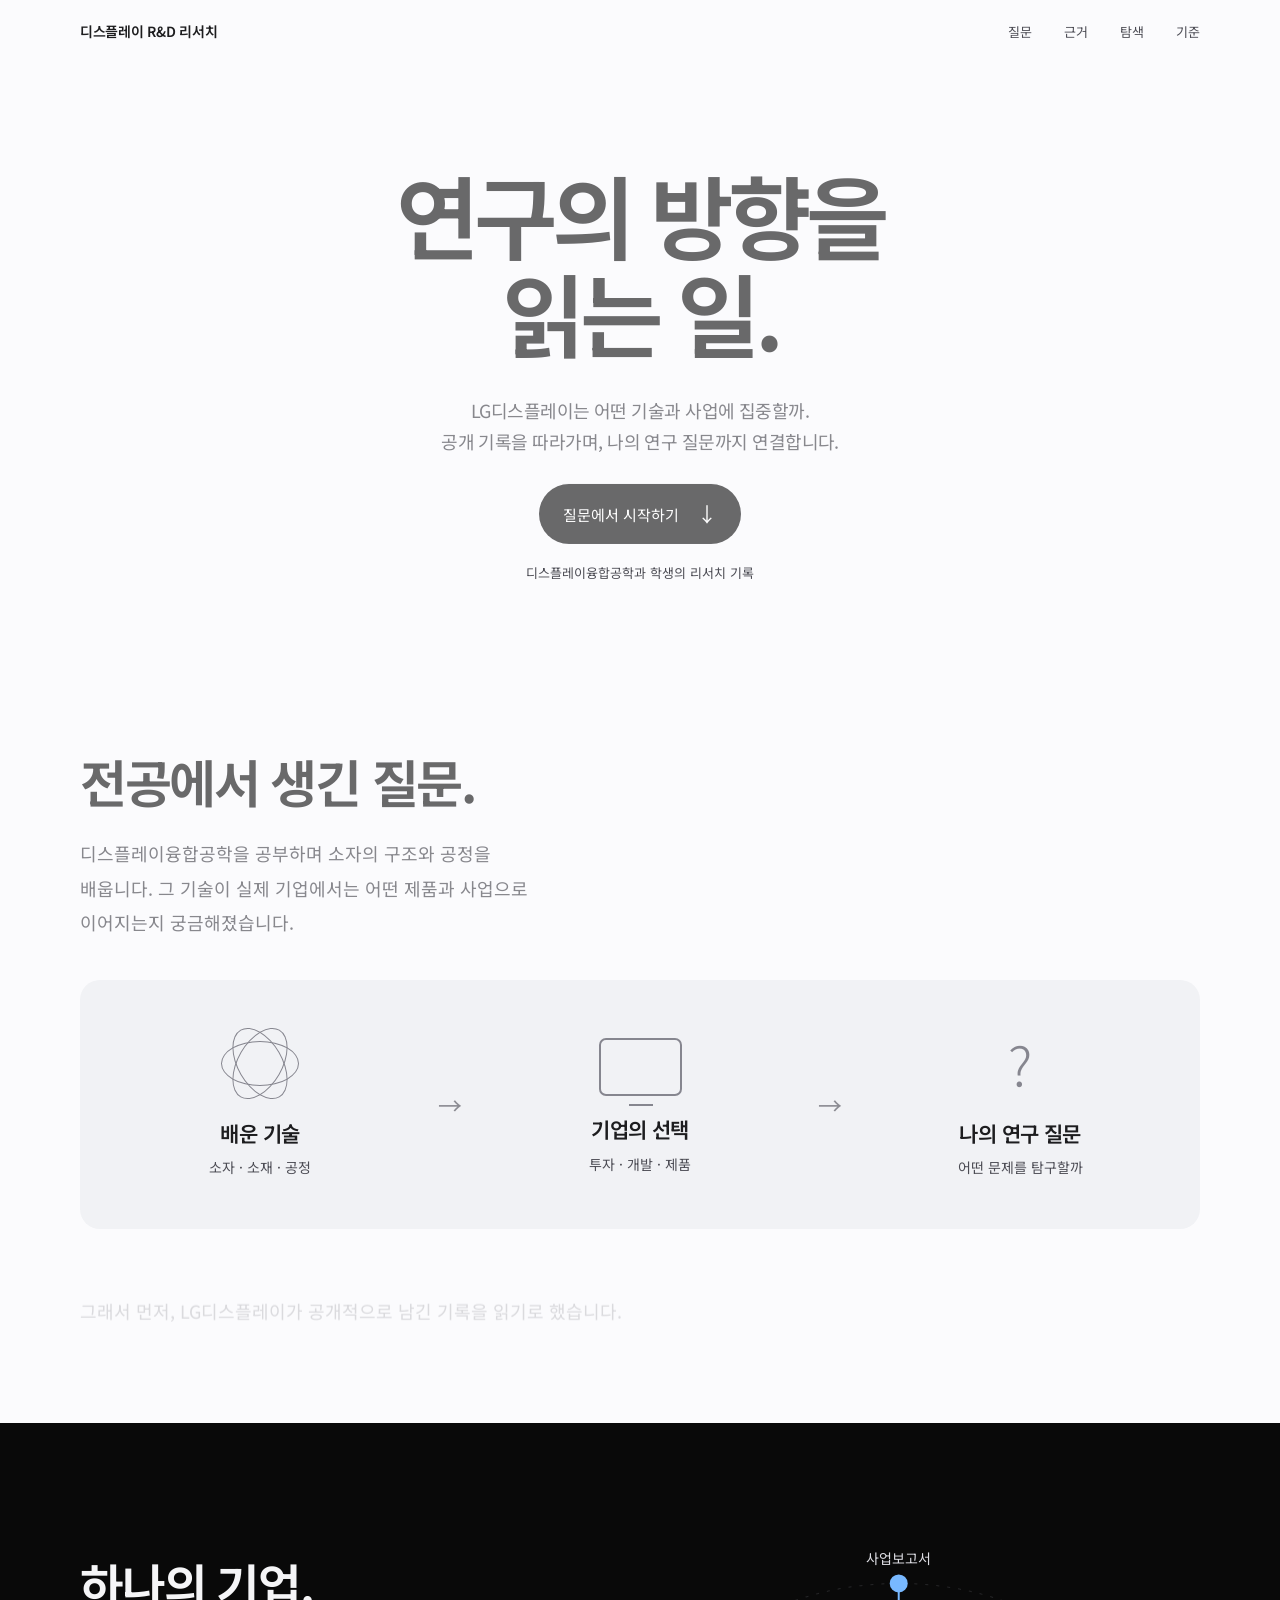
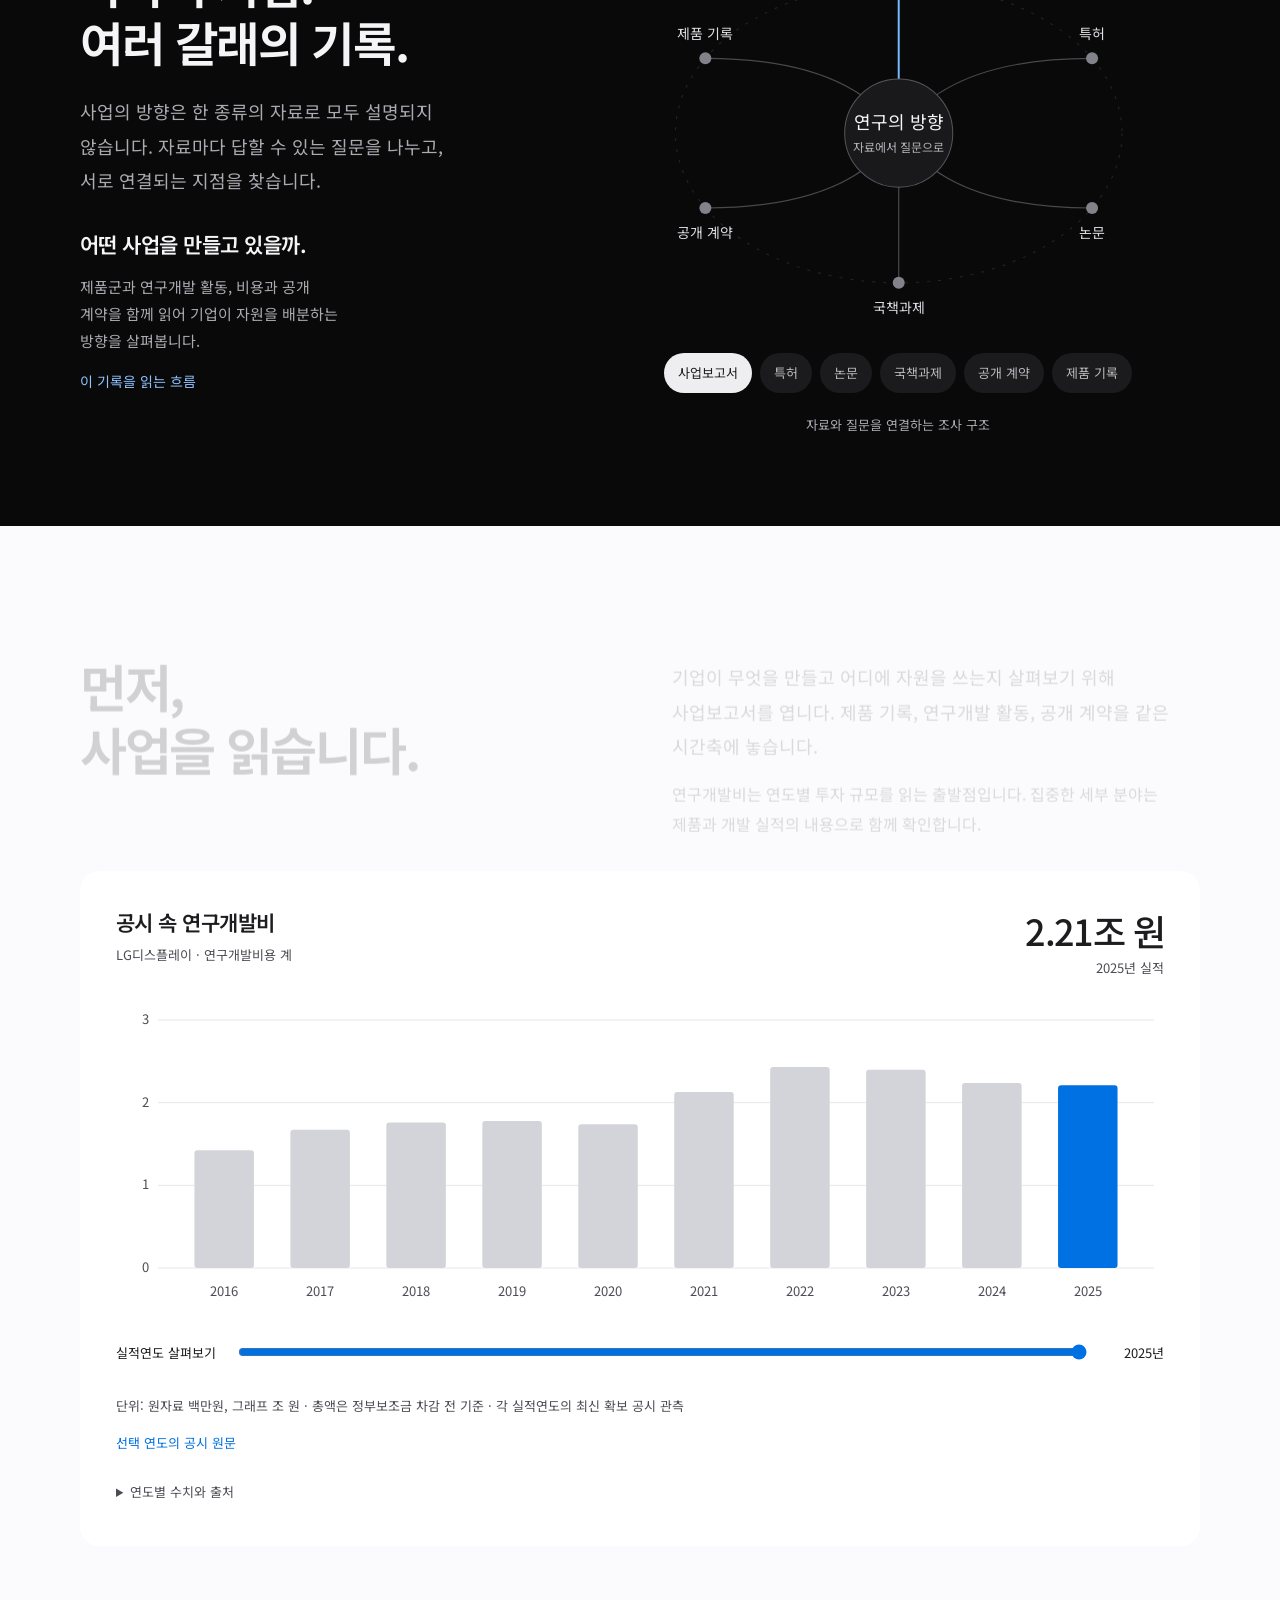
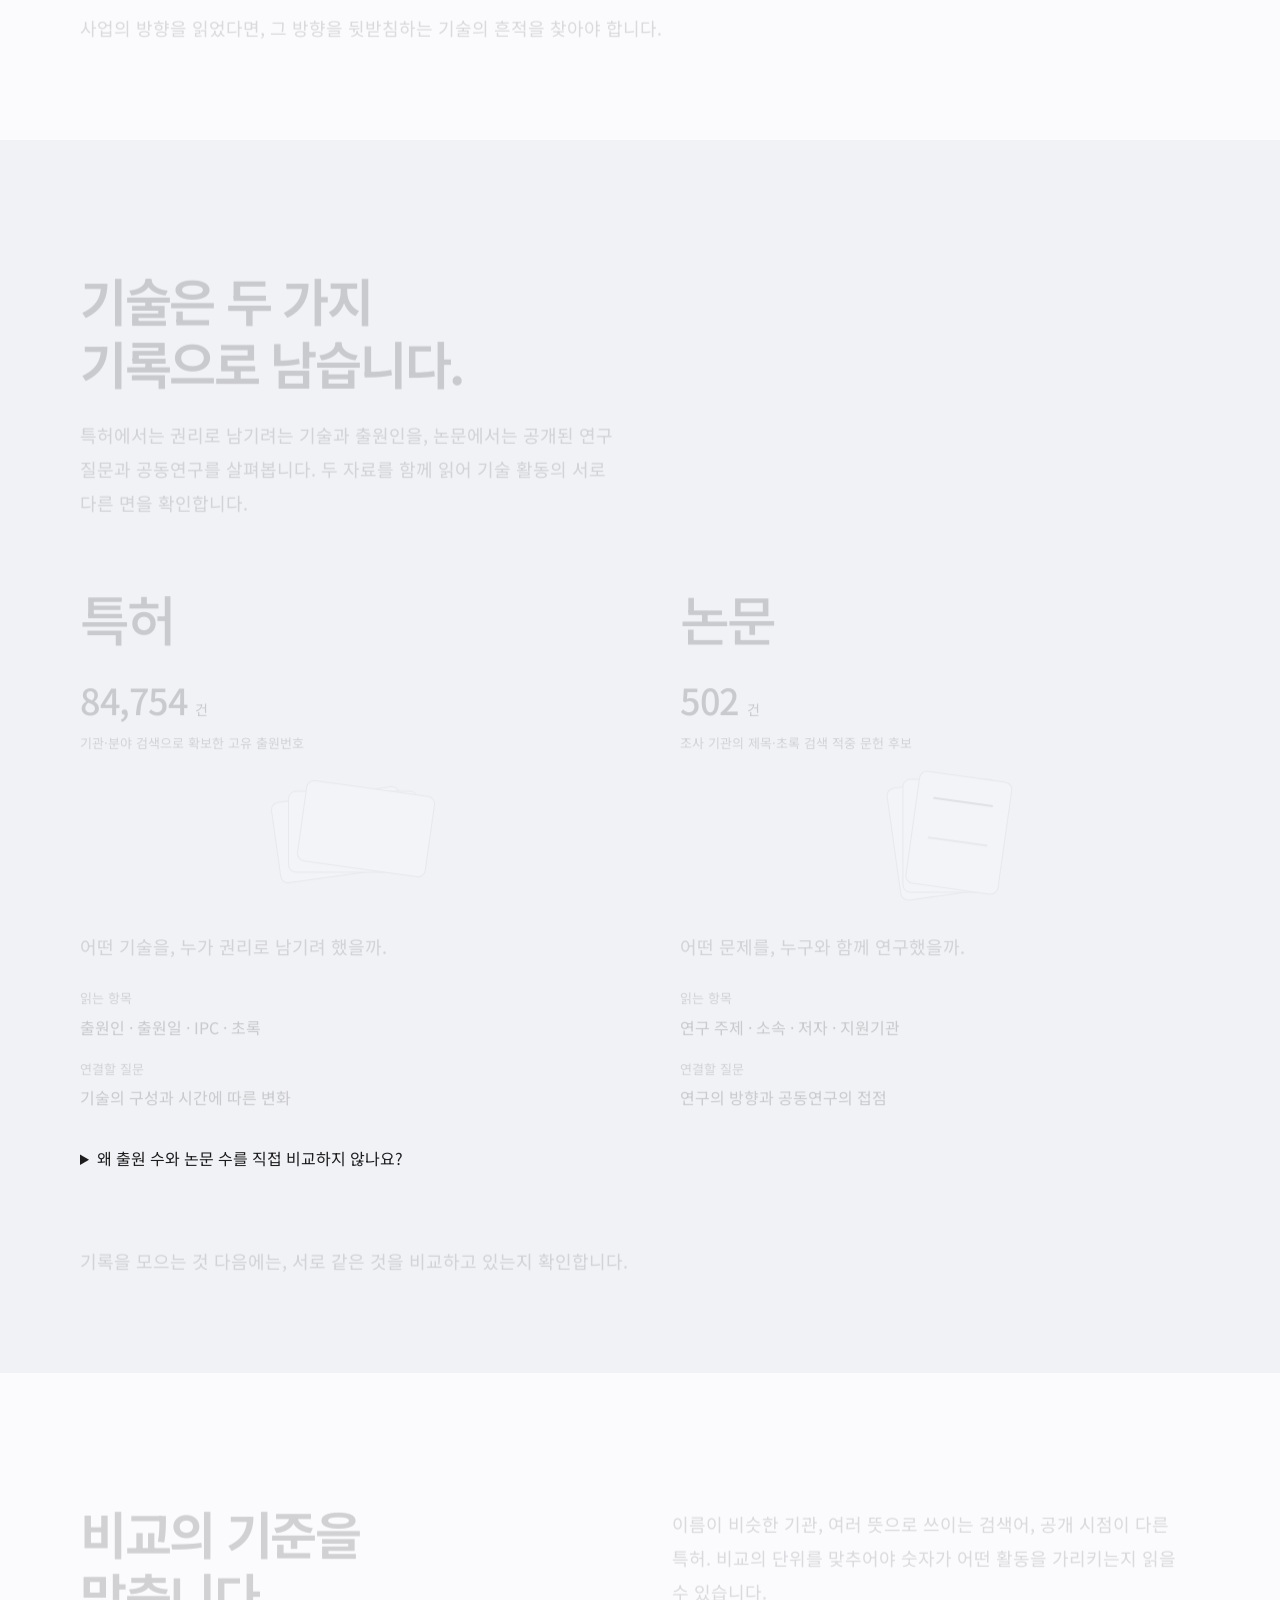
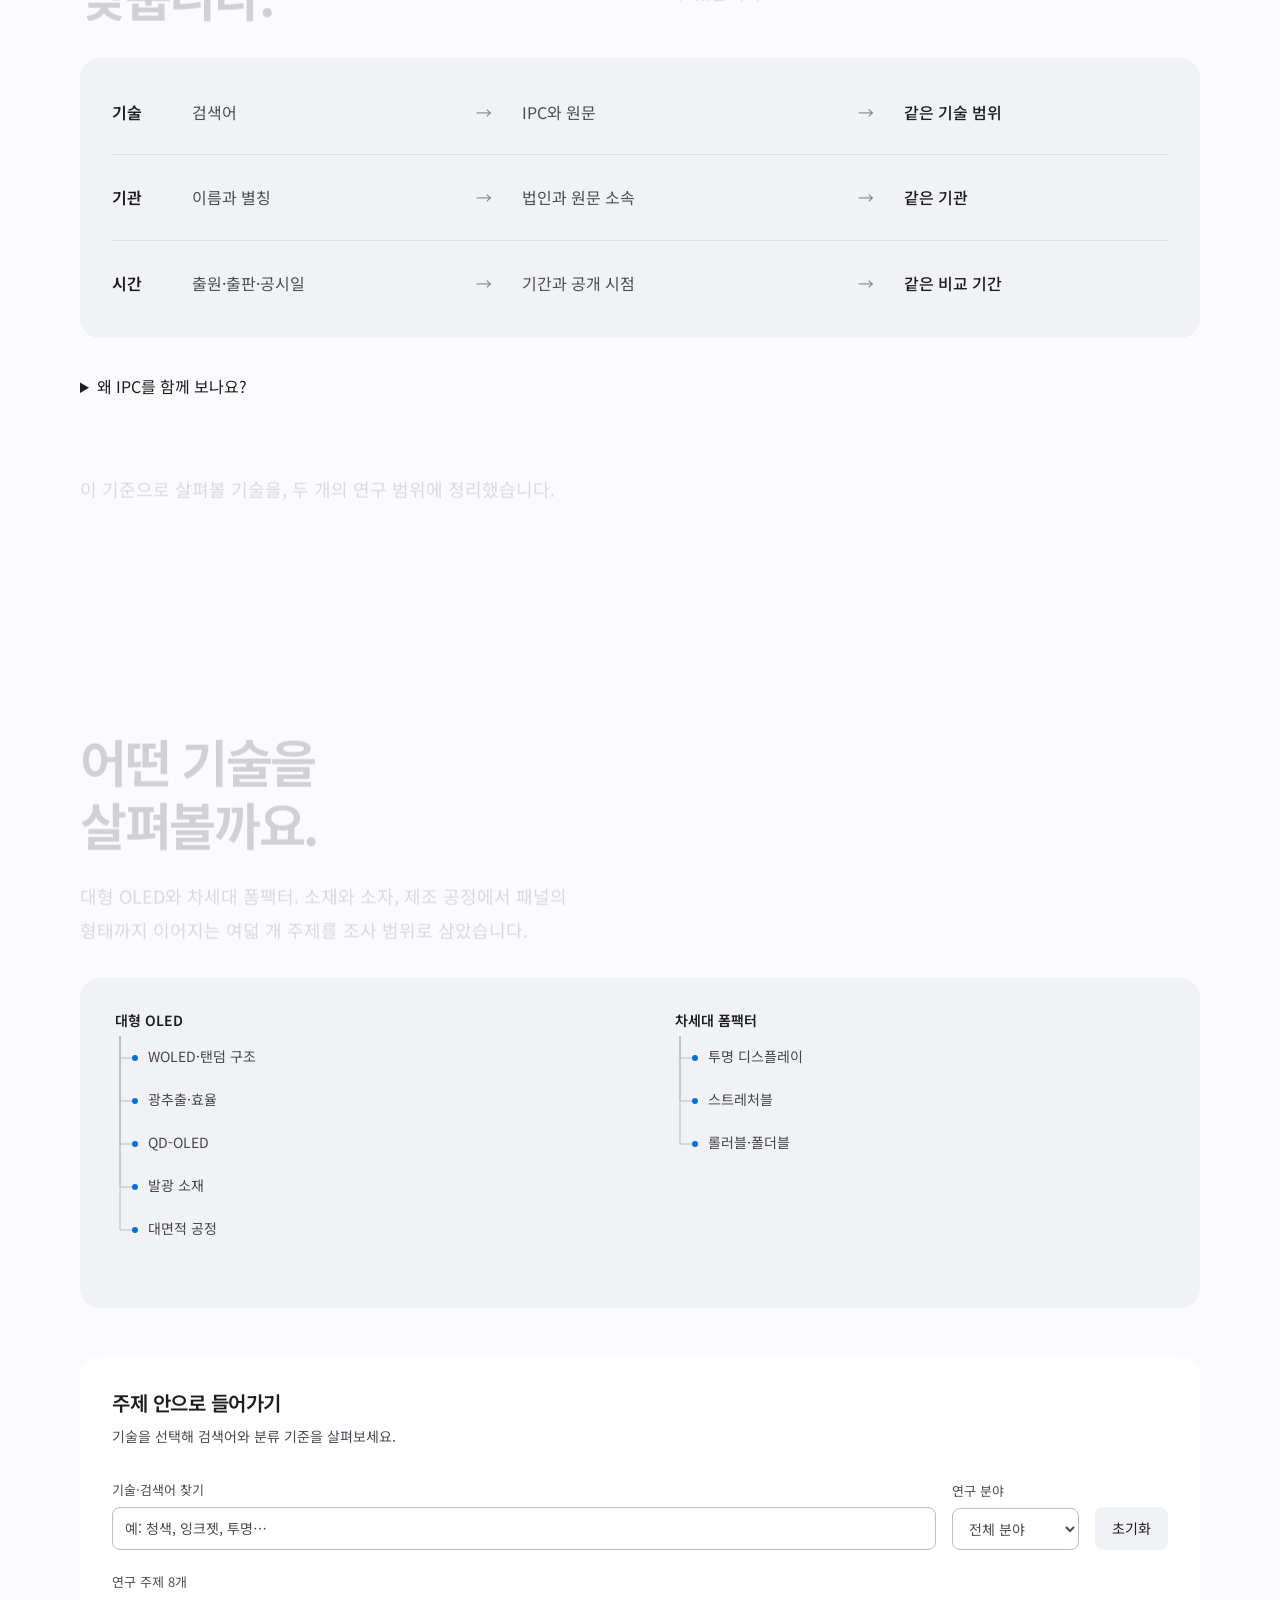
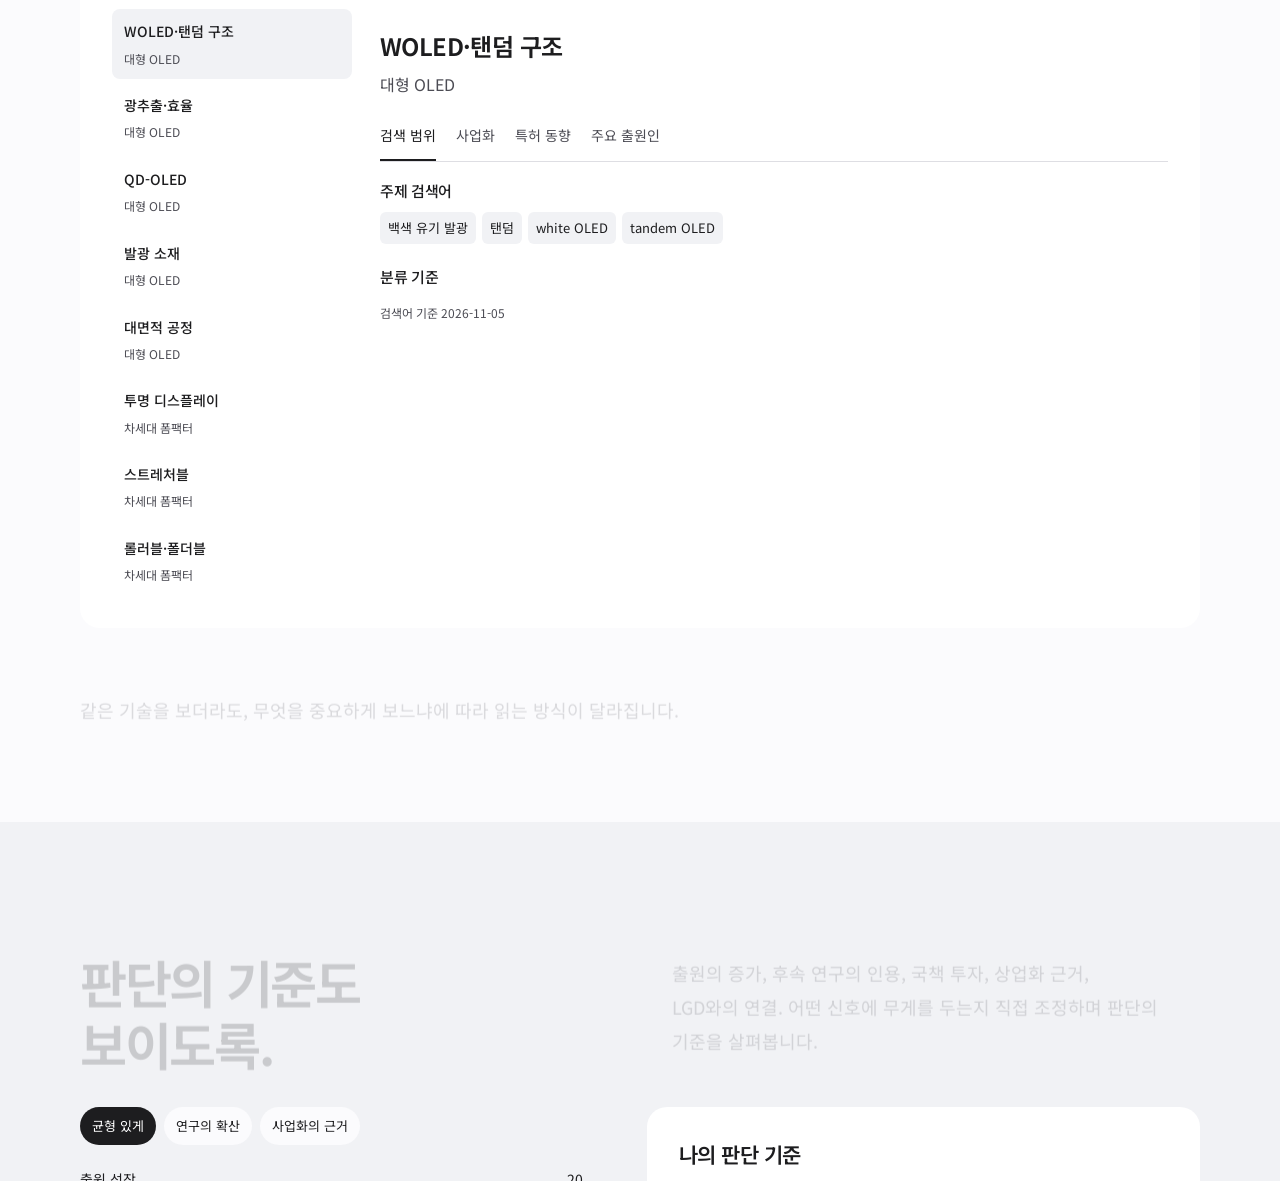
<file: explorer.html>
<!doctype html><html lang="ko"><meta charset="utf-8"><meta name="viewport" content="width=device-width,initial-scale=1"><meta http-equiv="refresh" content="0;url=index.html#topics"><title>디스플레이 R&D 리서치</title><a href="index.html#topics">이야기 이어 읽기</a></html>
</file>
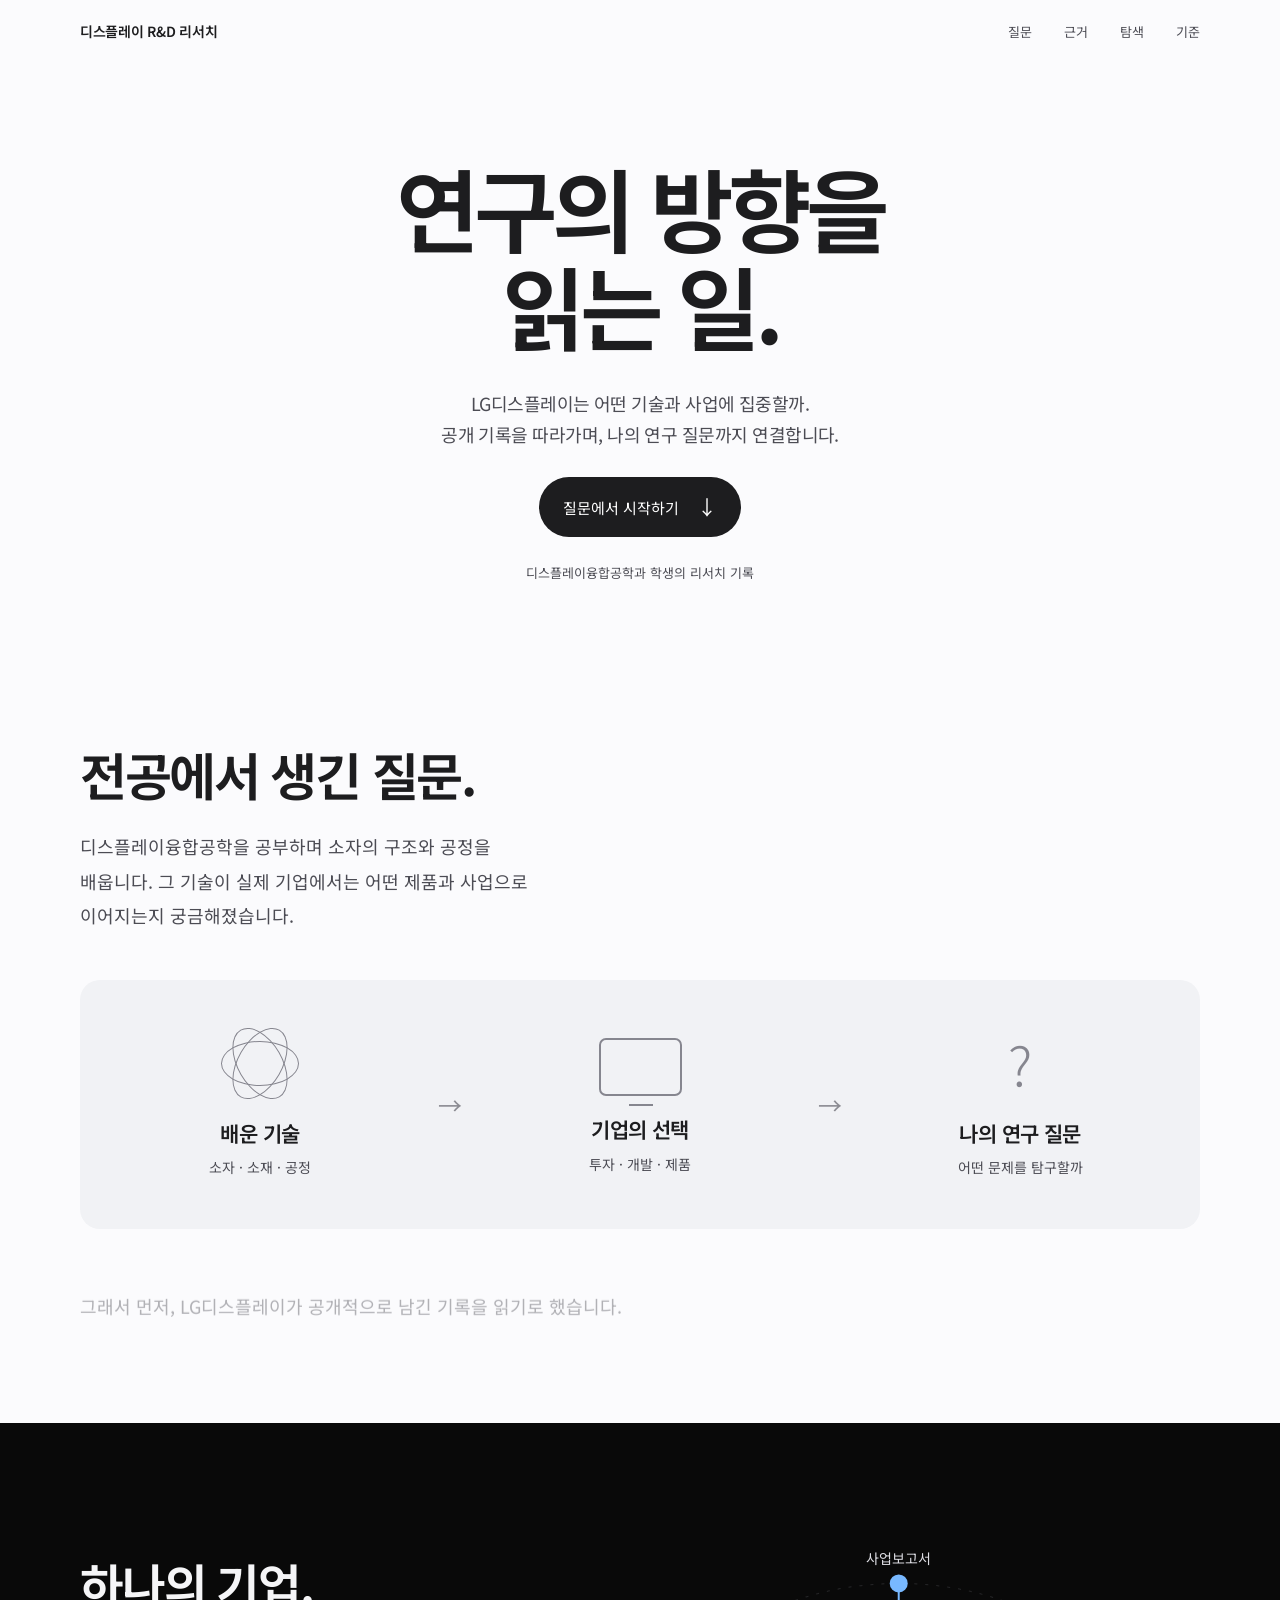
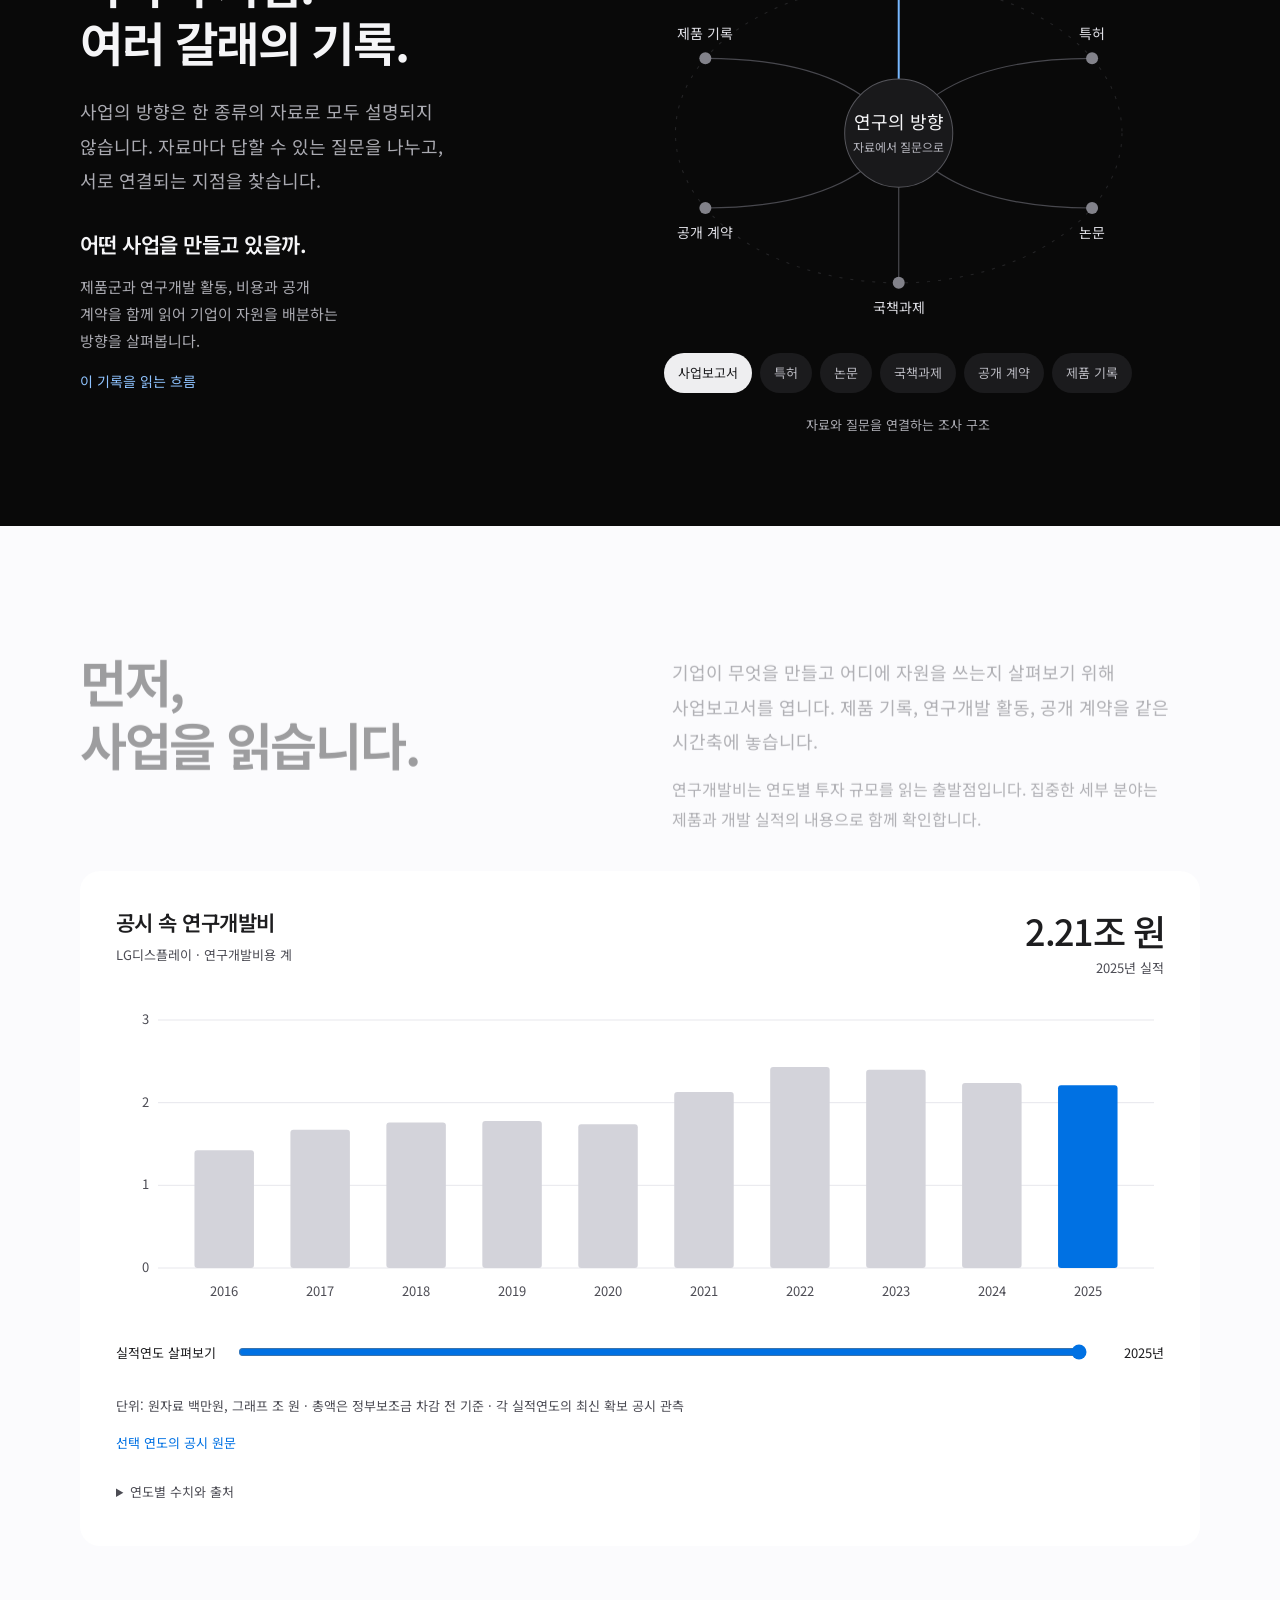
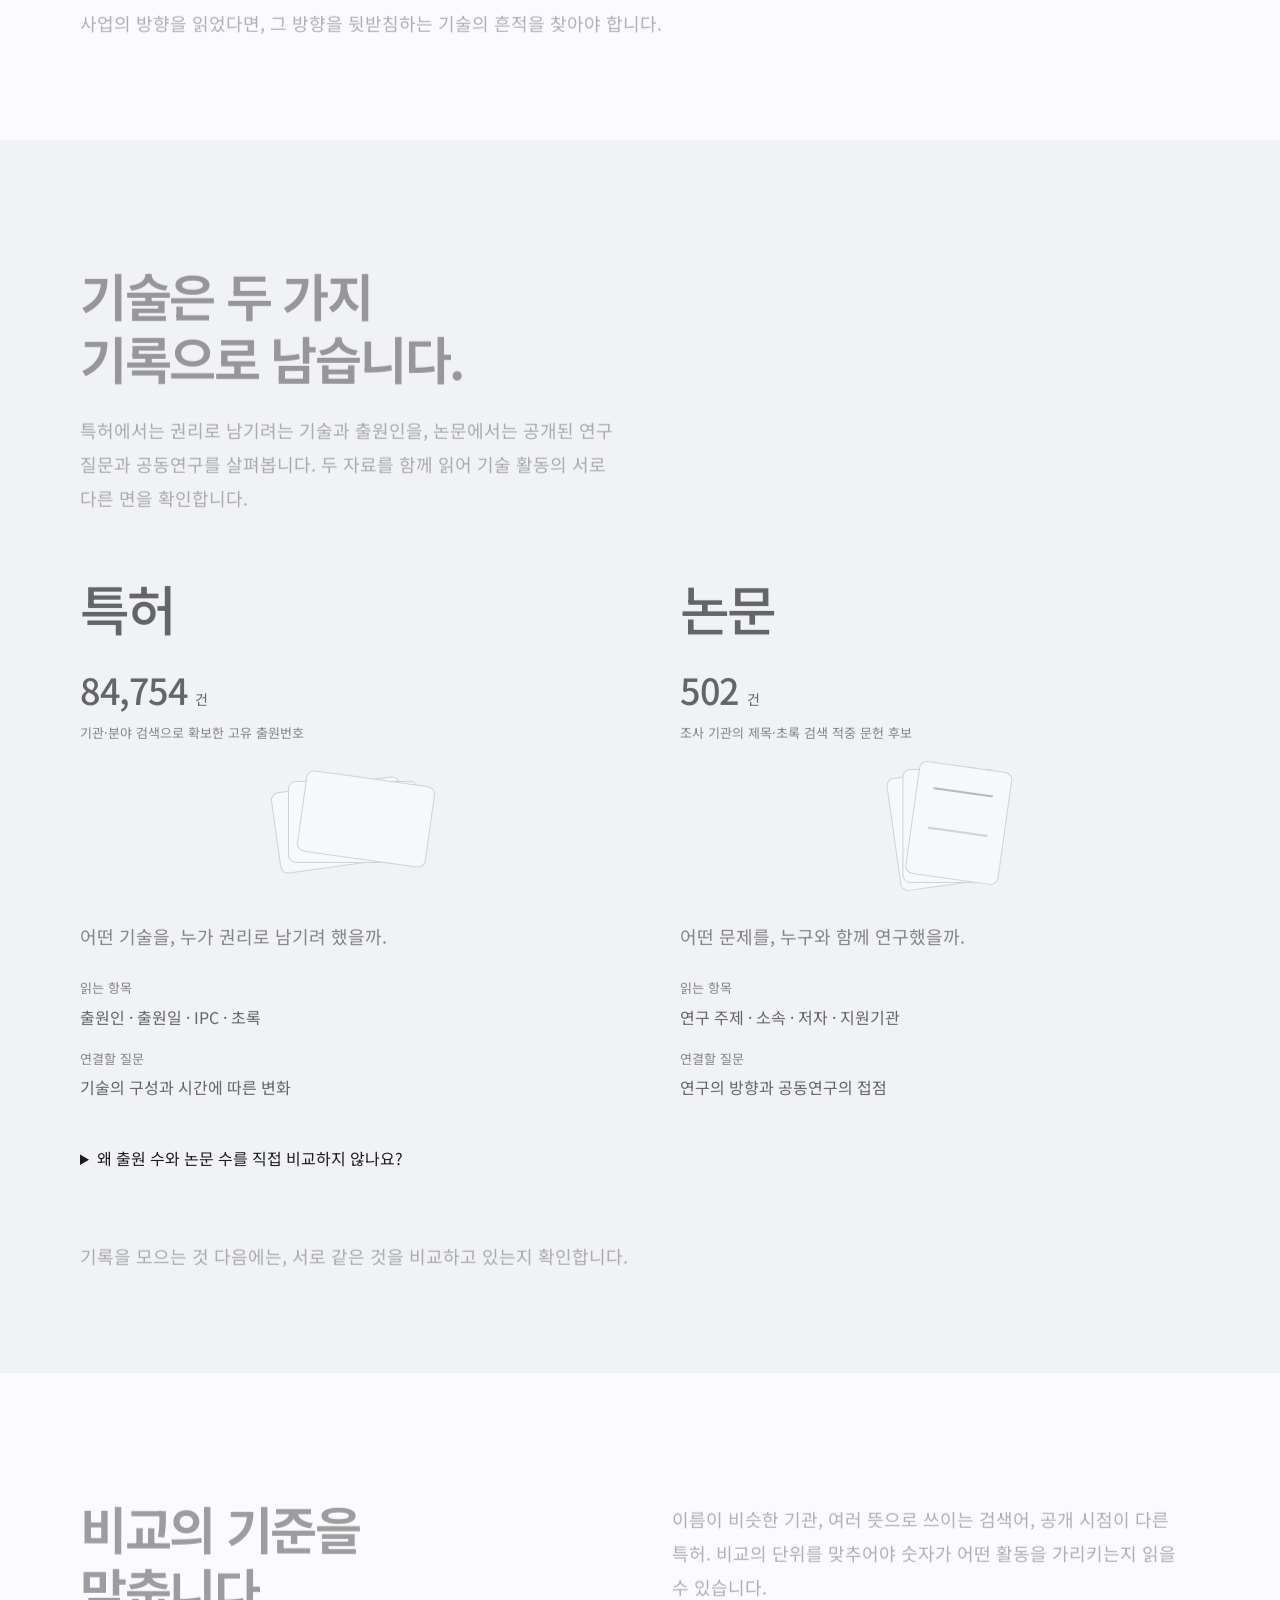
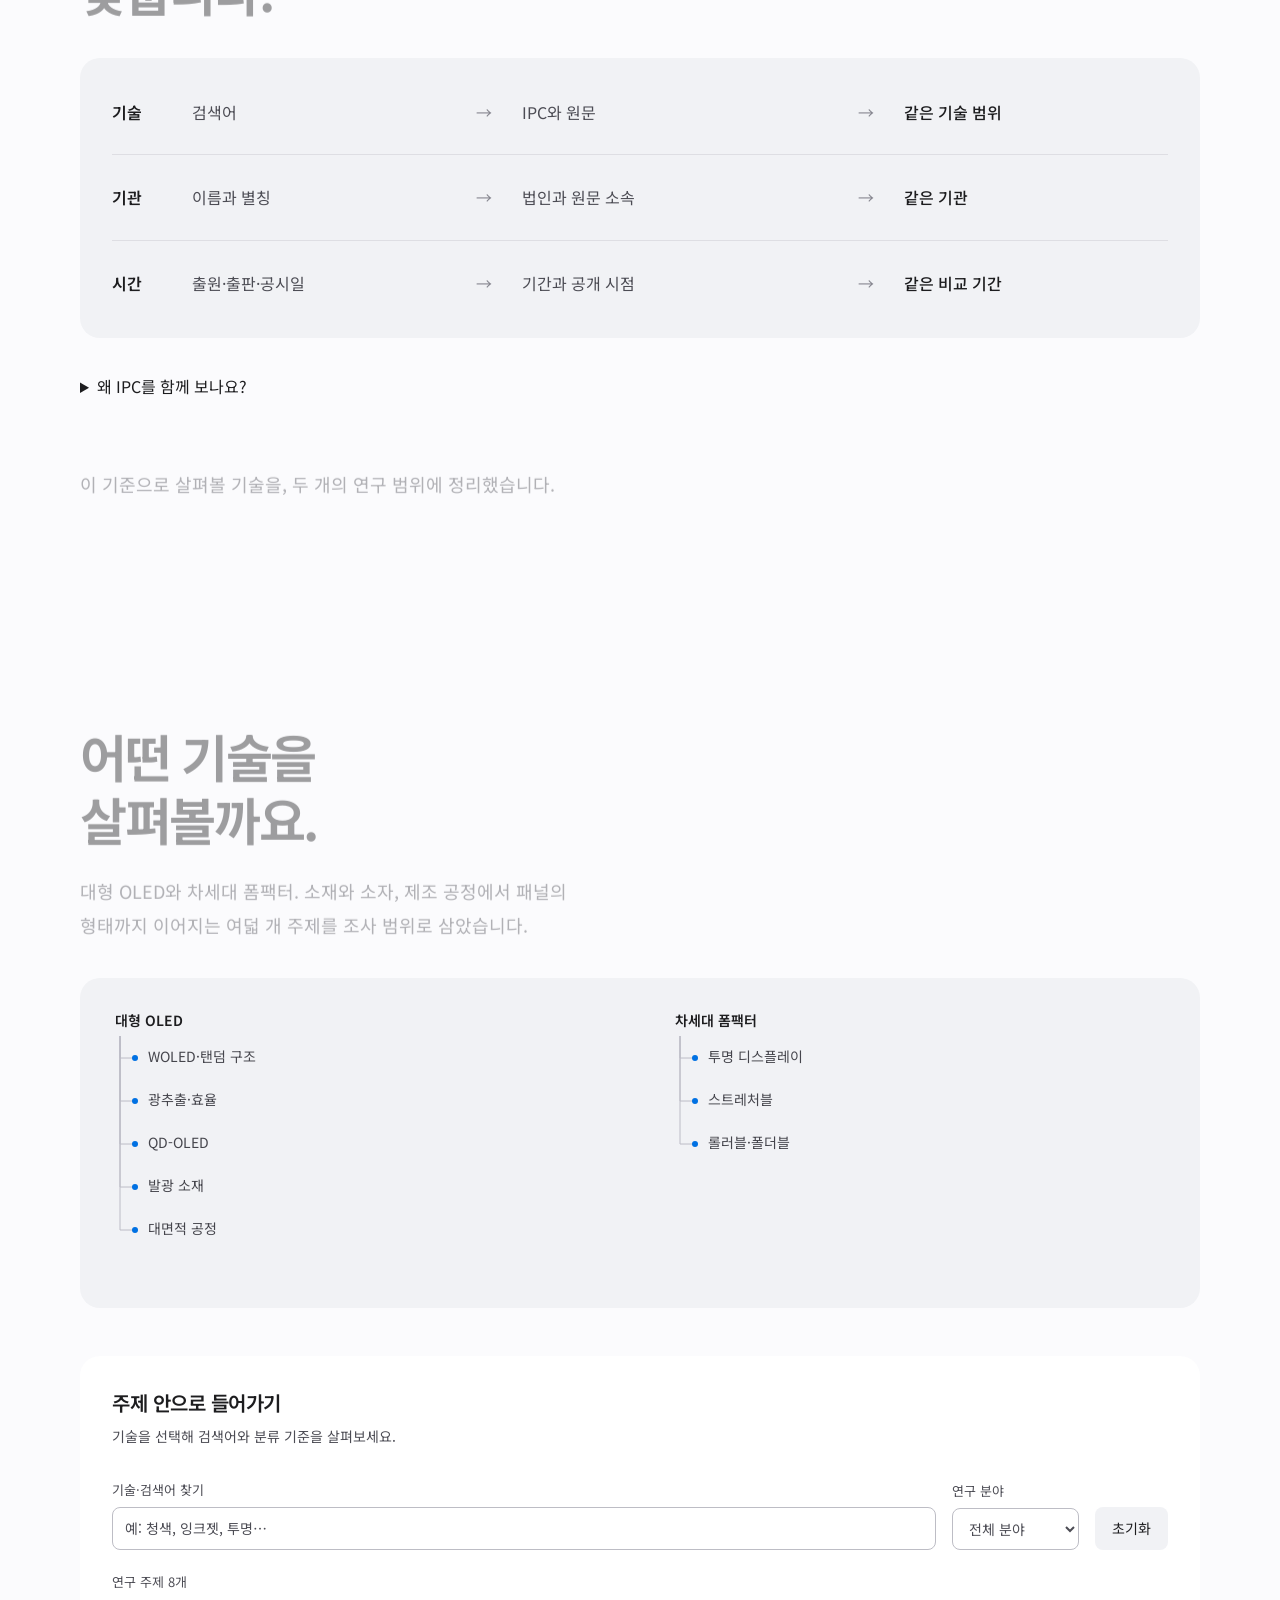
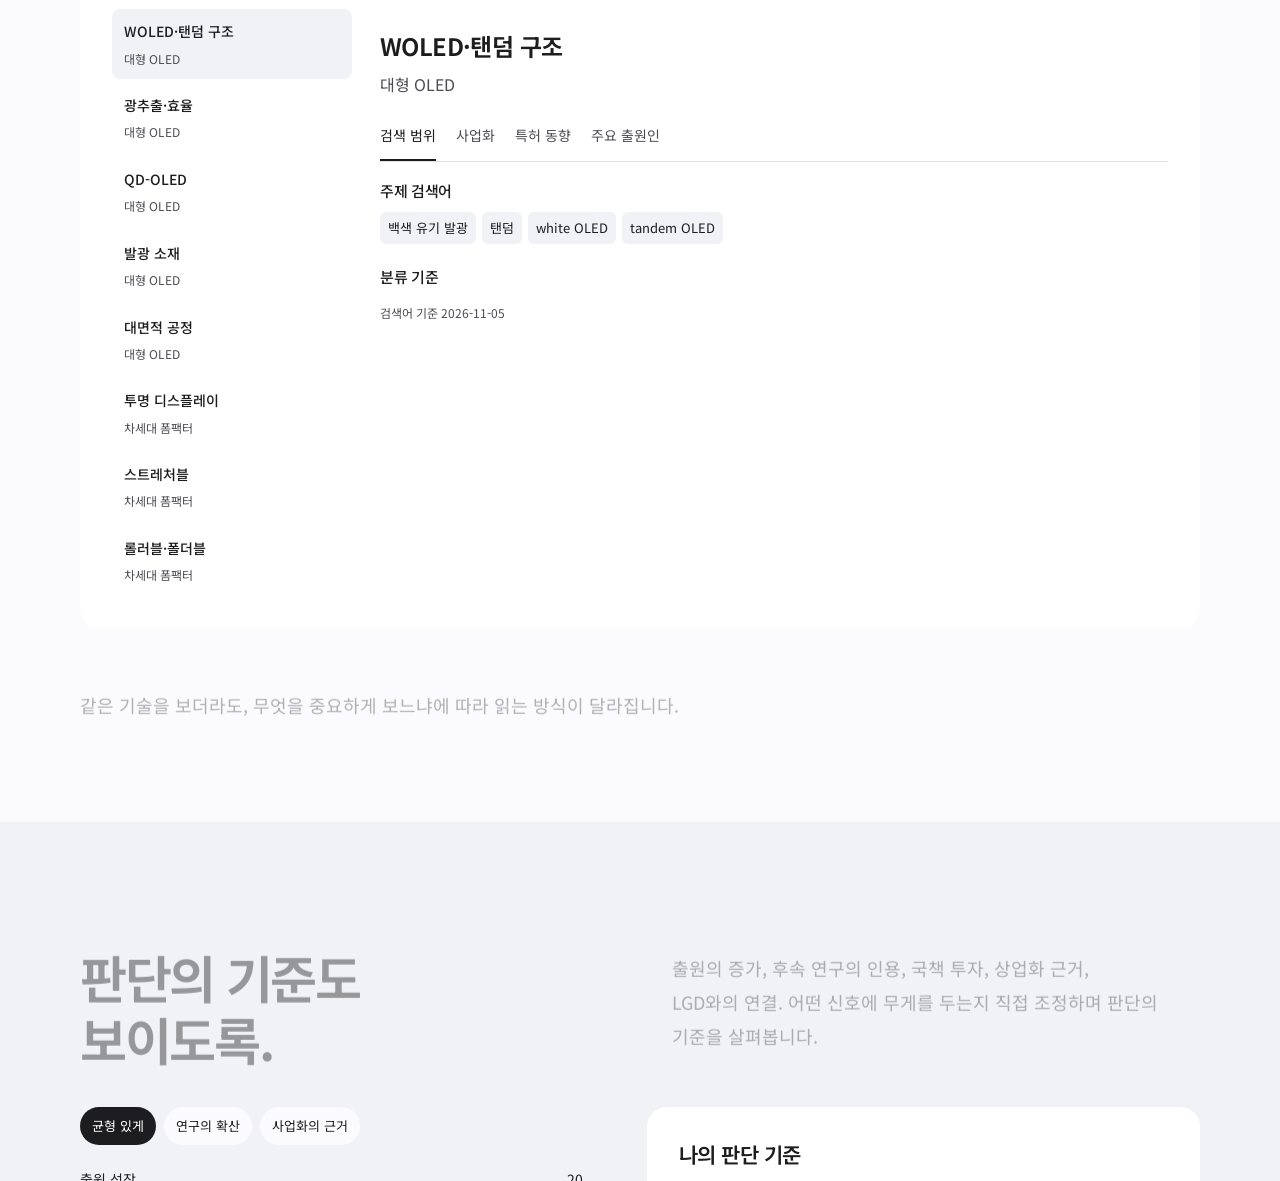
<file: methodology.html>
<!doctype html><html lang="ko"><meta charset="utf-8"><meta name="viewport" content="width=device-width,initial-scale=1"><meta http-equiv="refresh" content="0;url=index.html#methods"><title>디스플레이 R&D 리서치</title><a href="index.html#methods">이야기 이어 읽기</a></html>
</file>
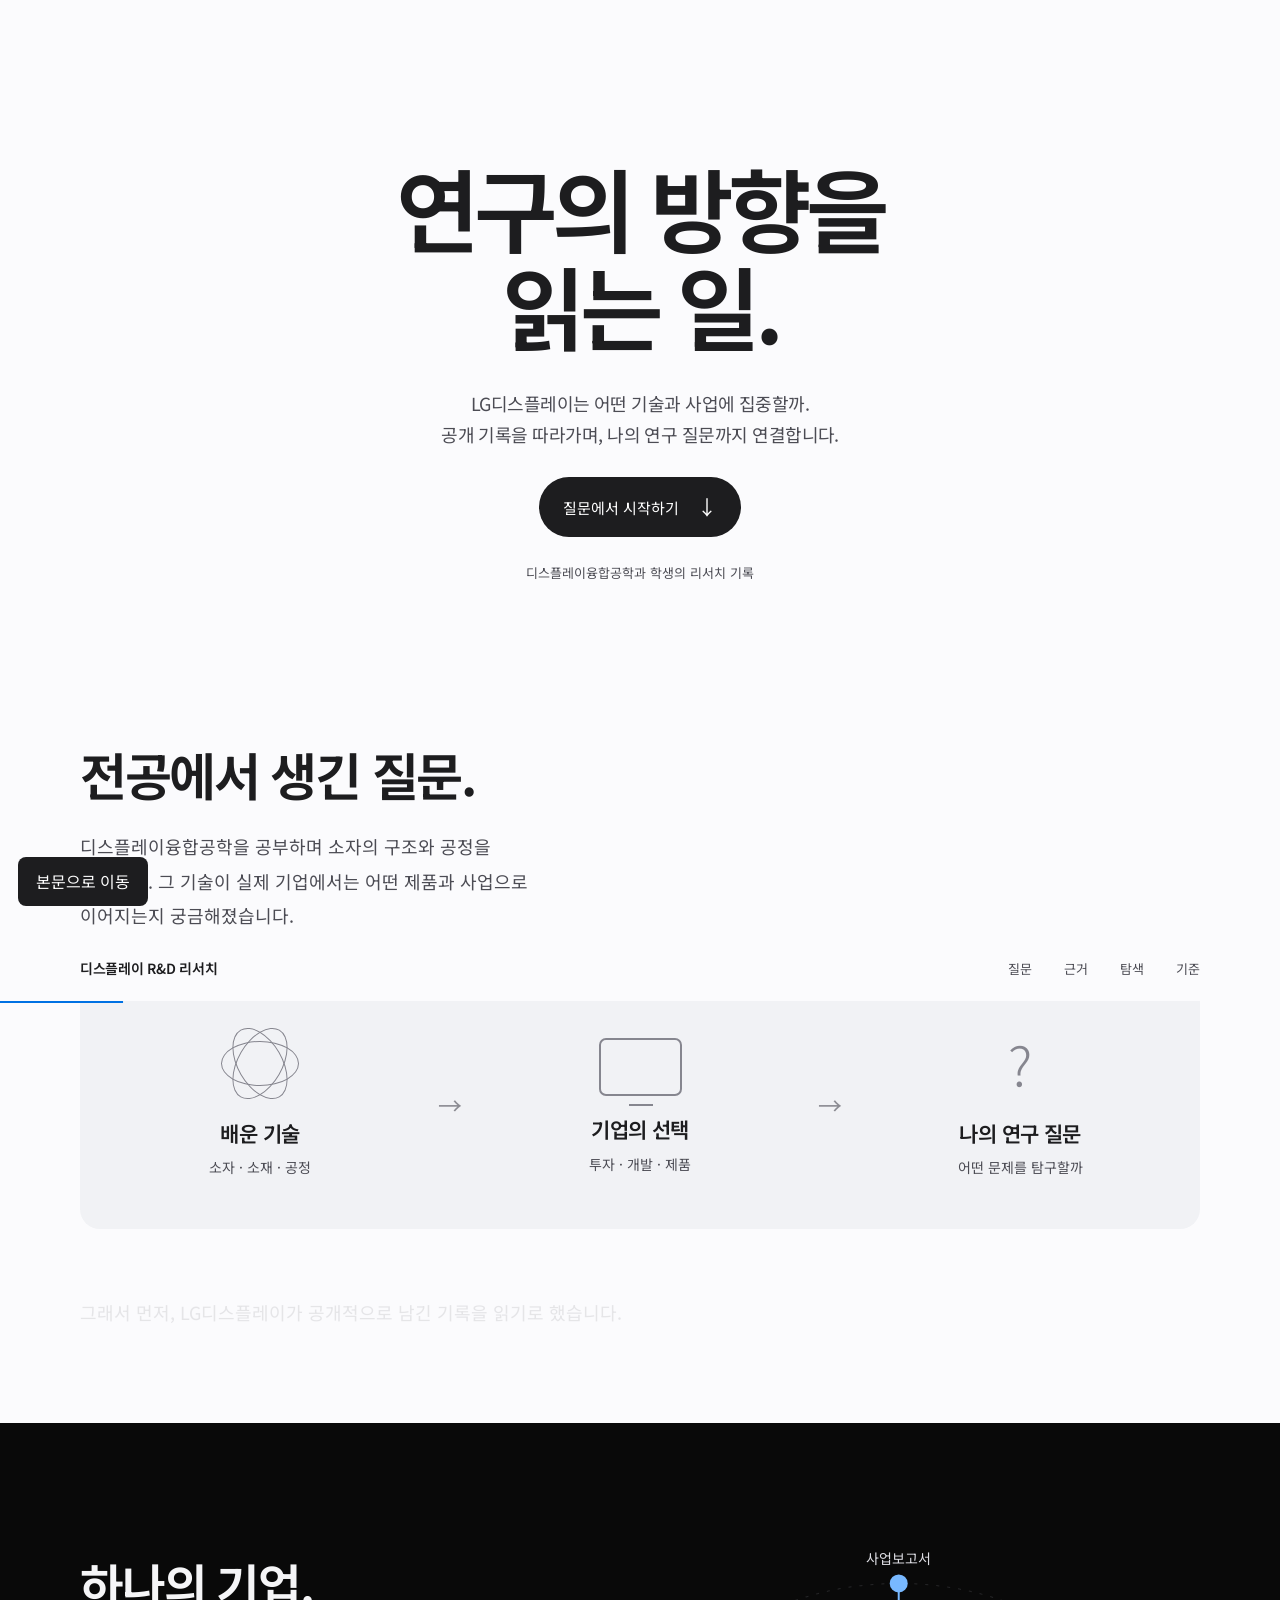
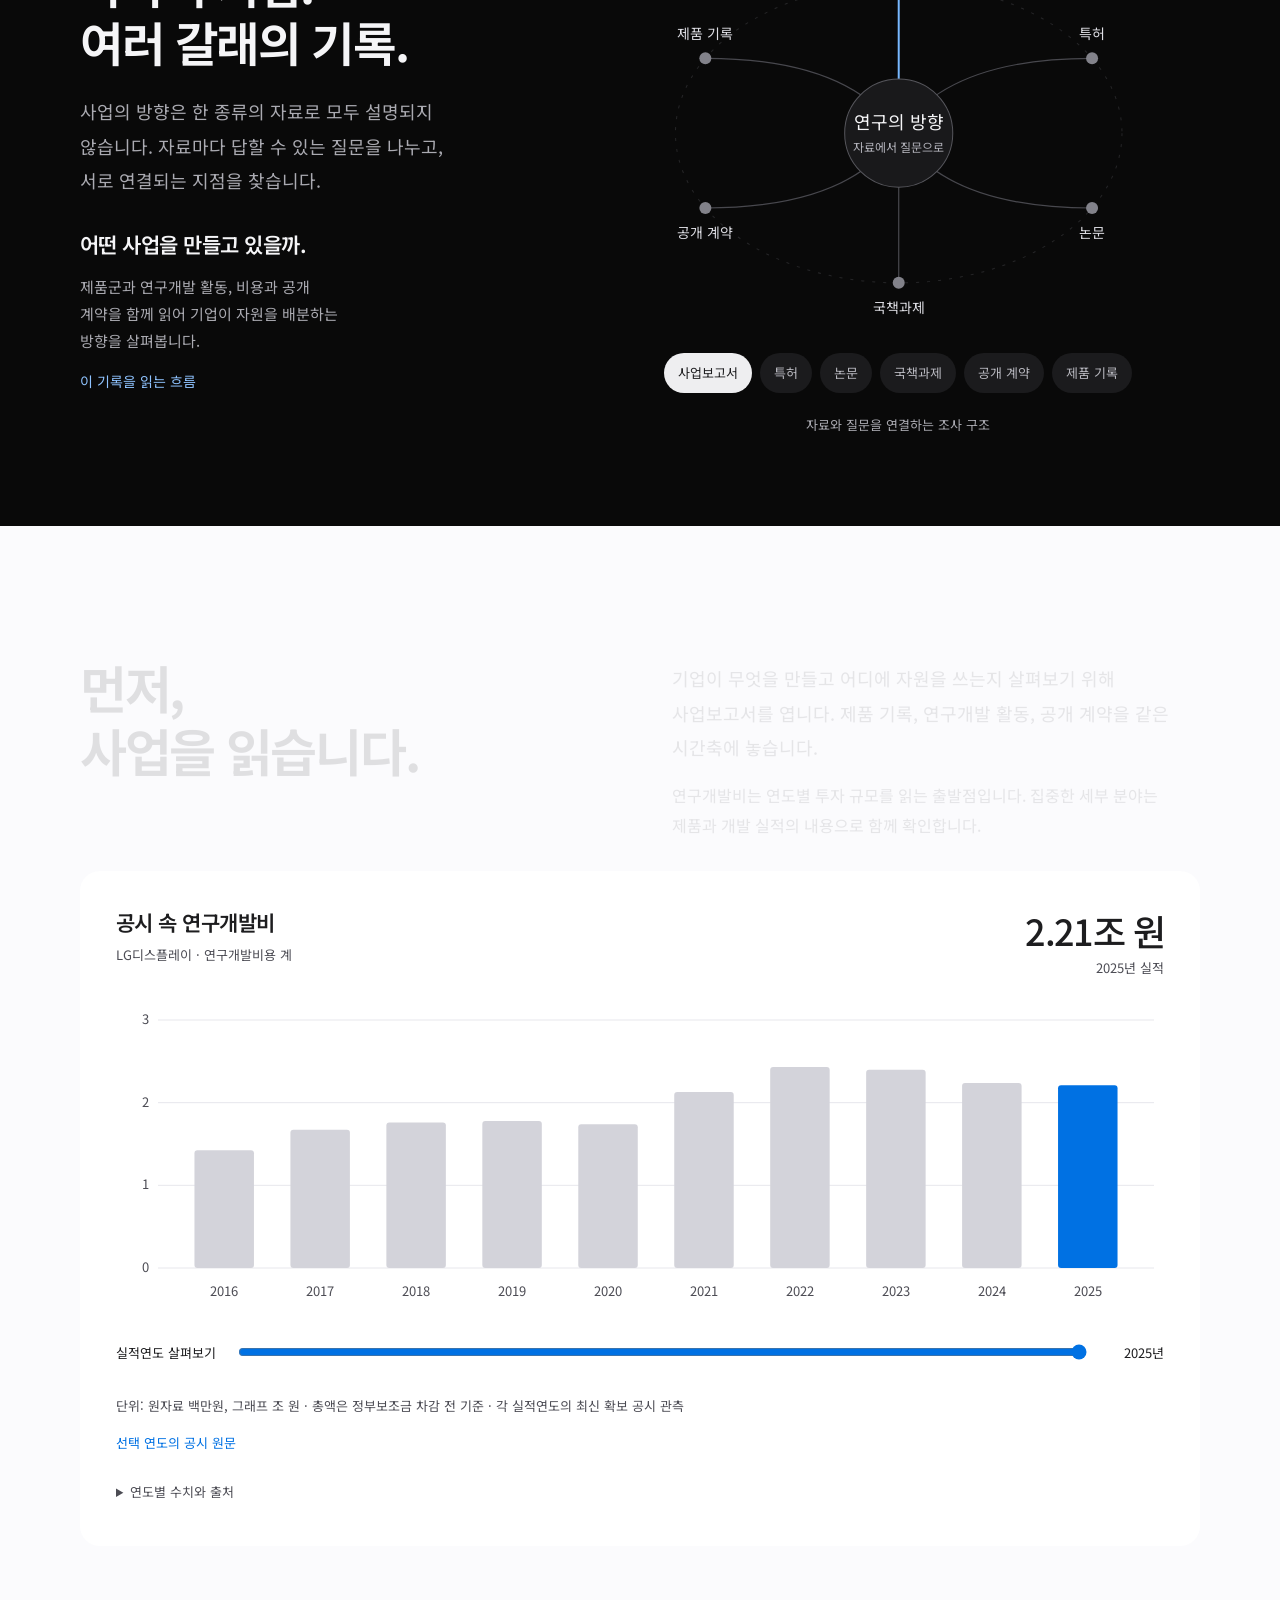
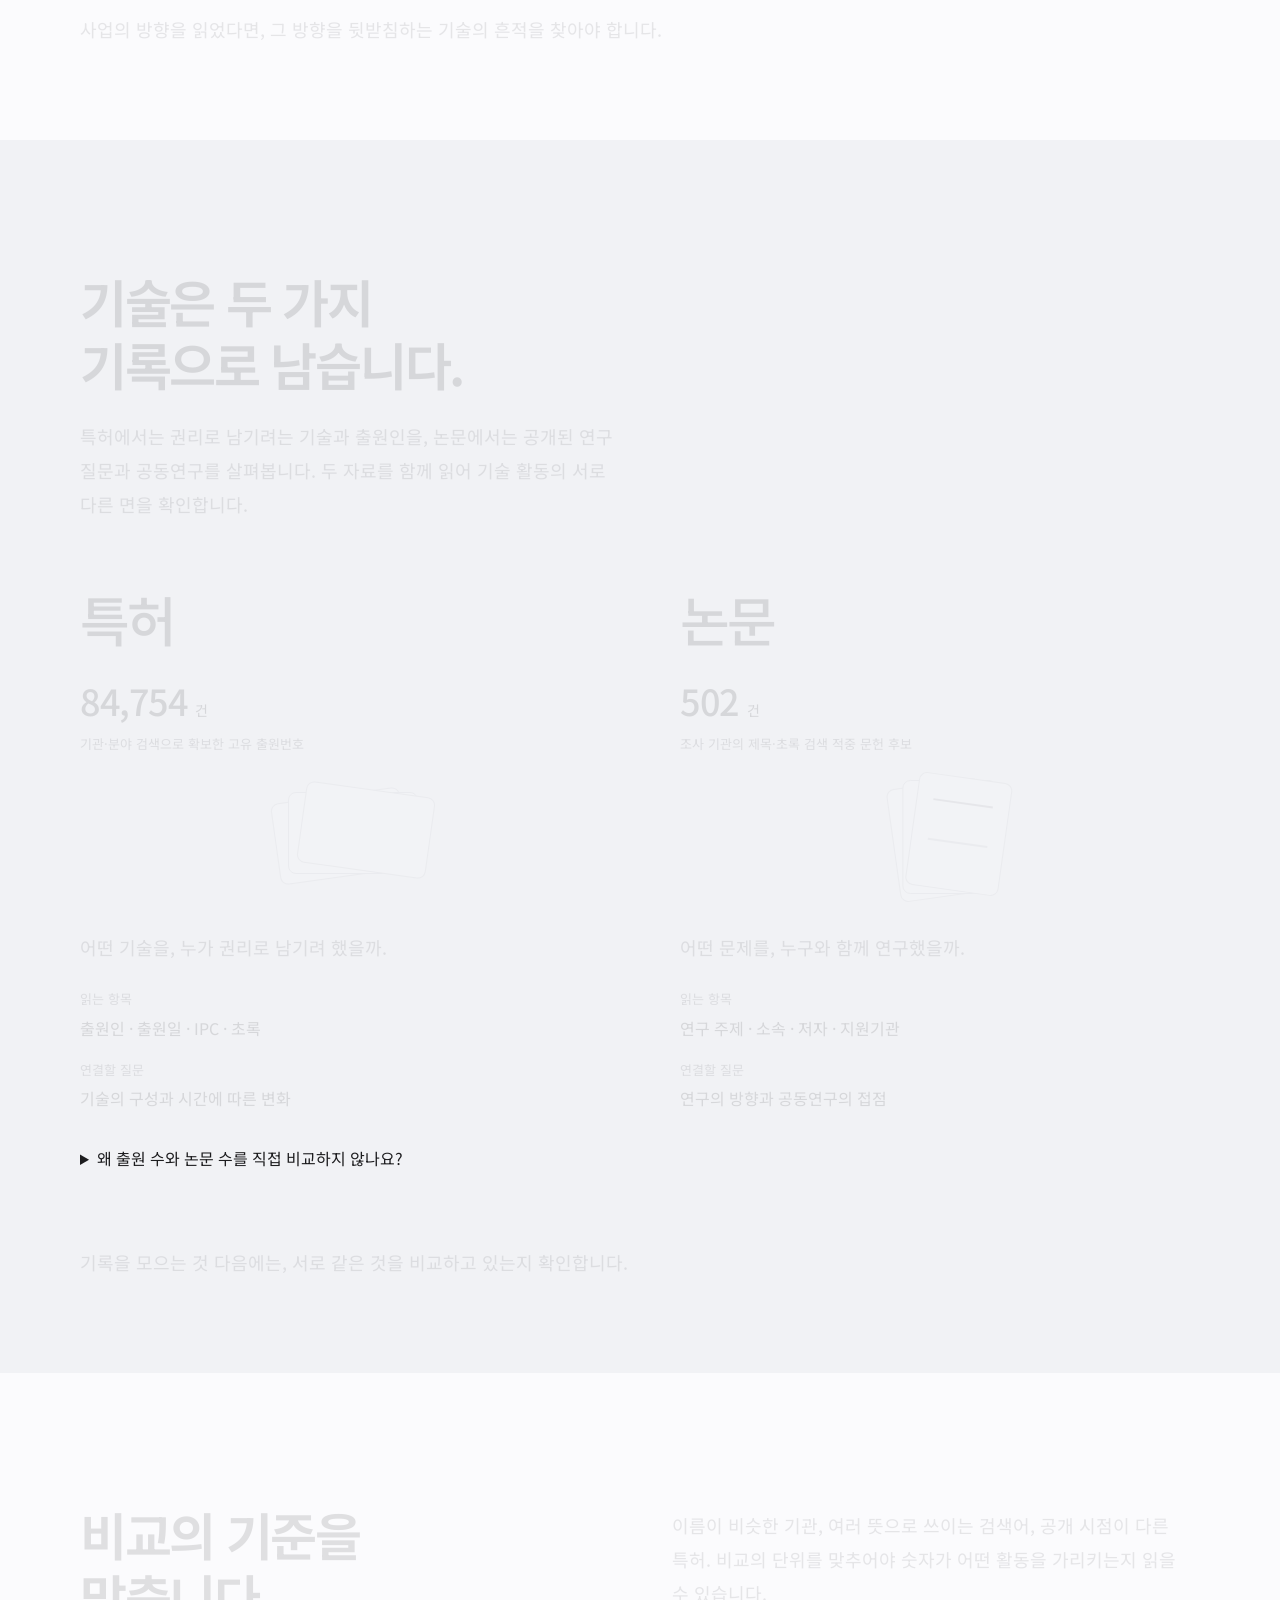
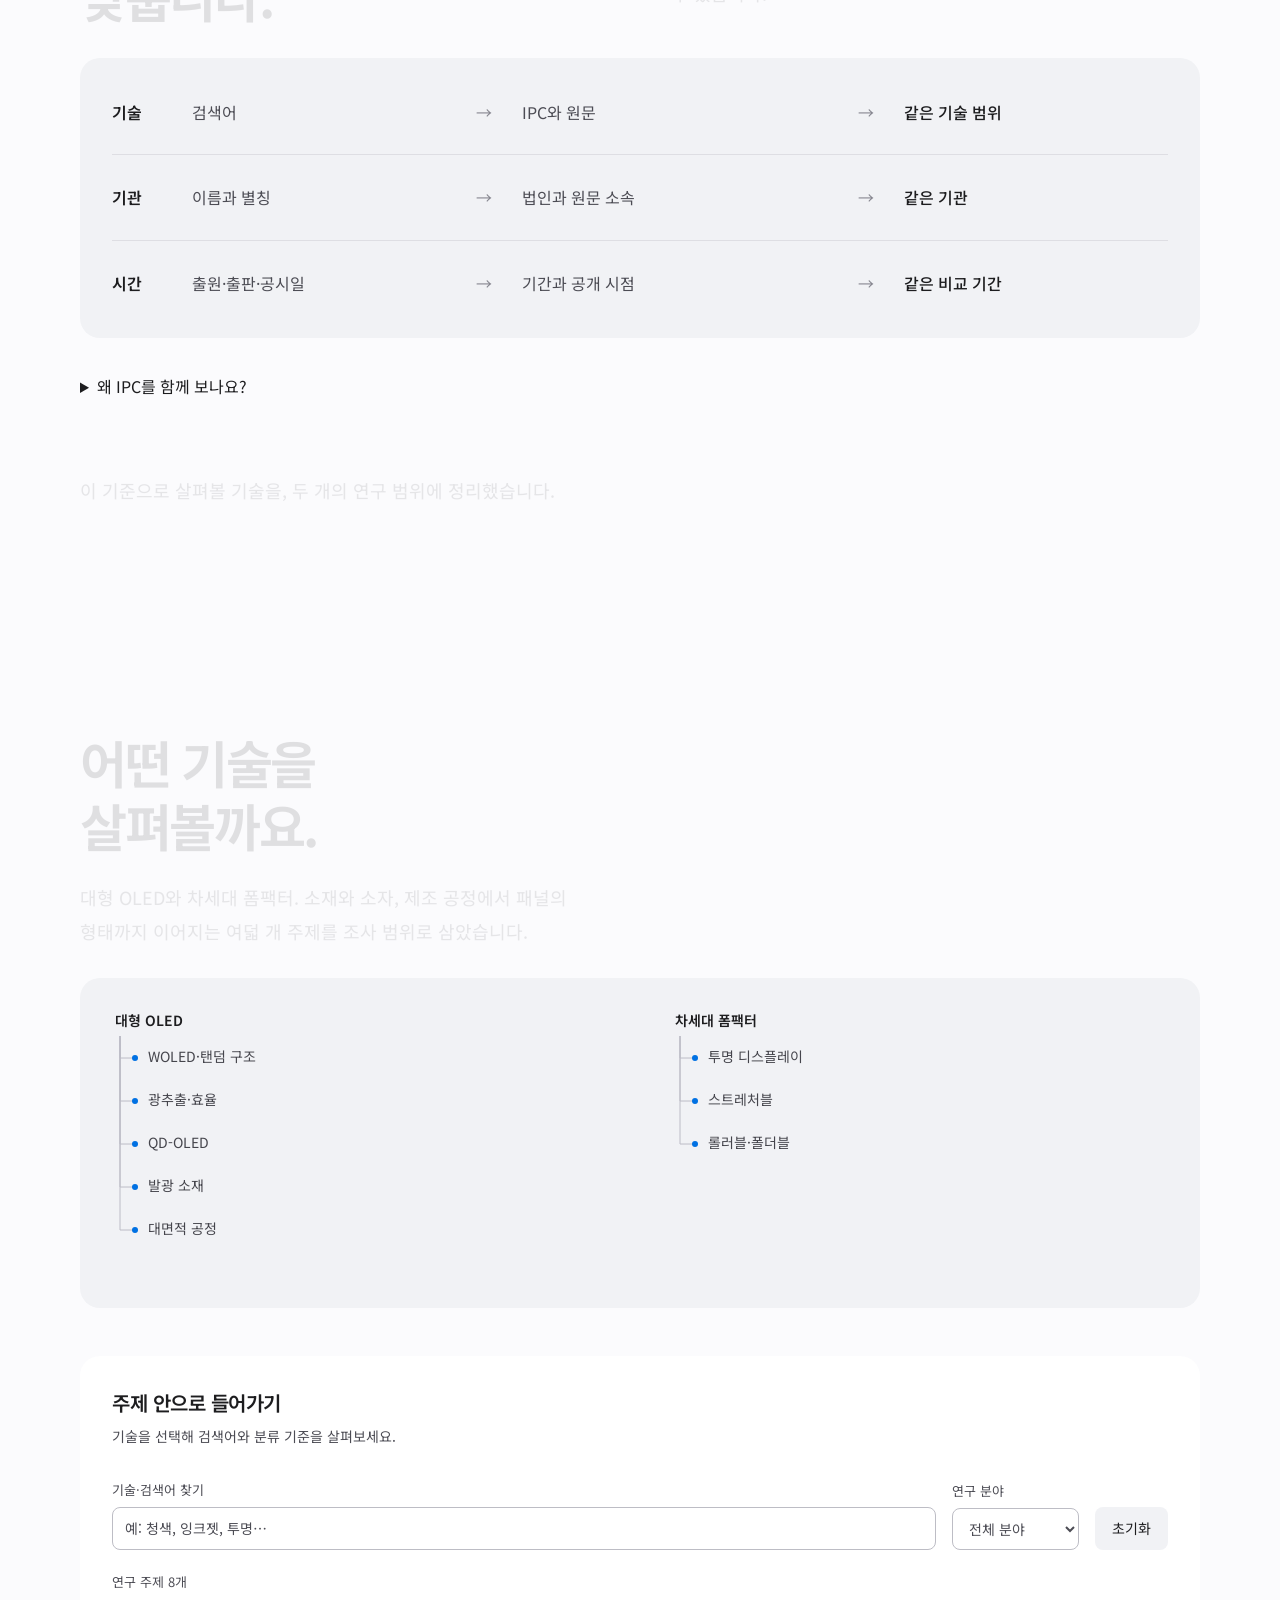
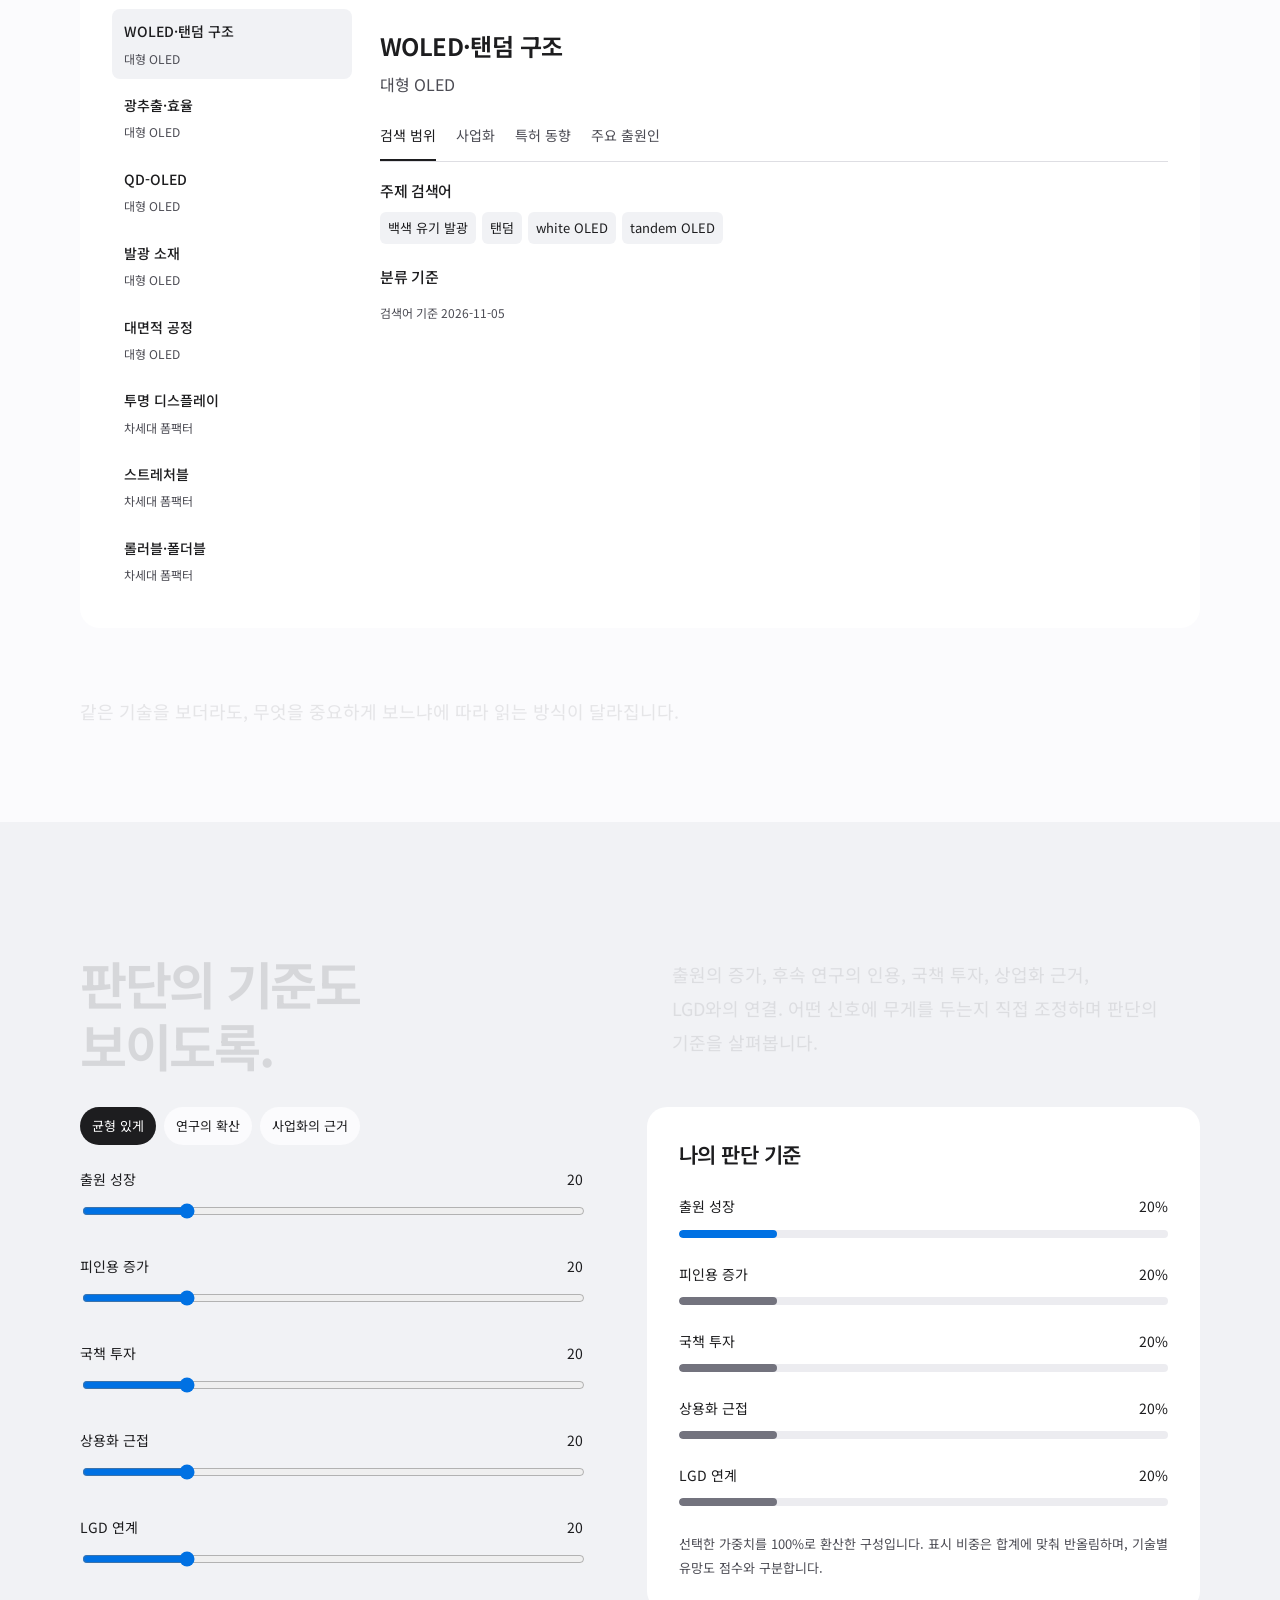
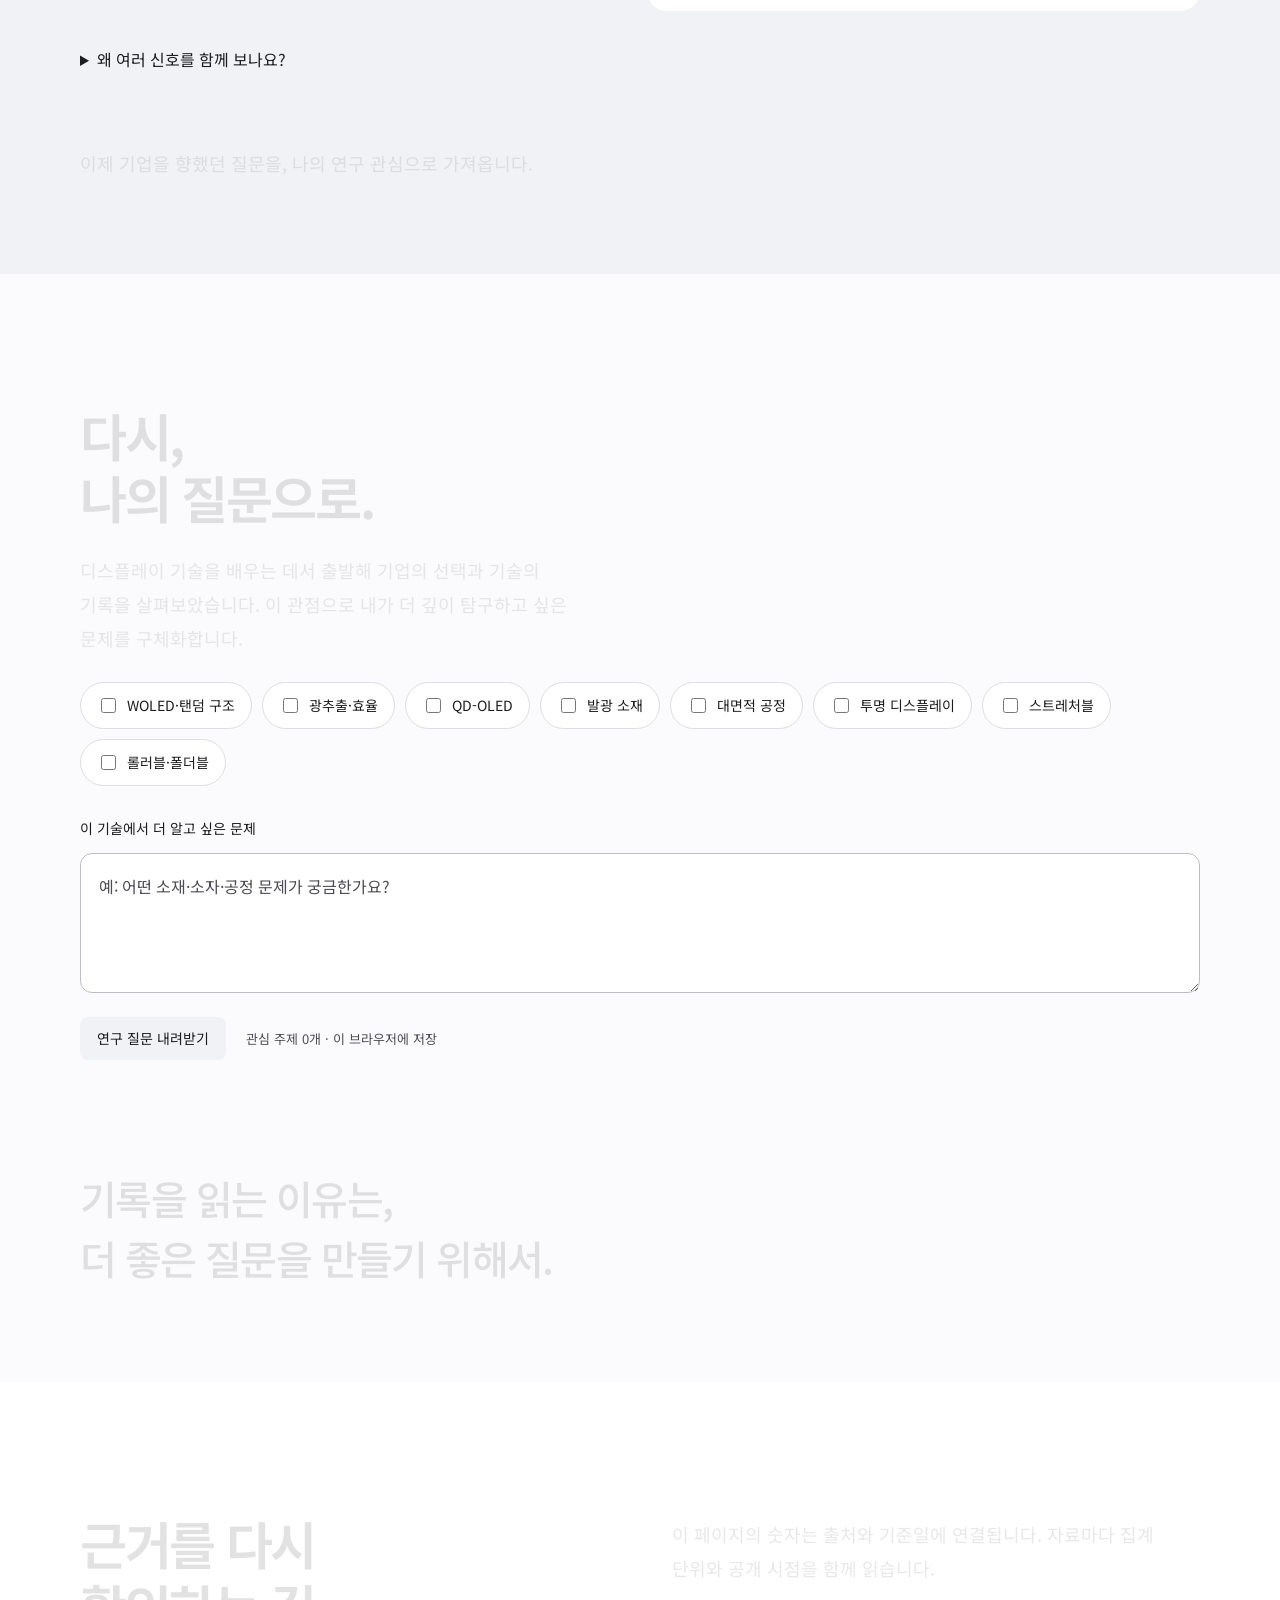
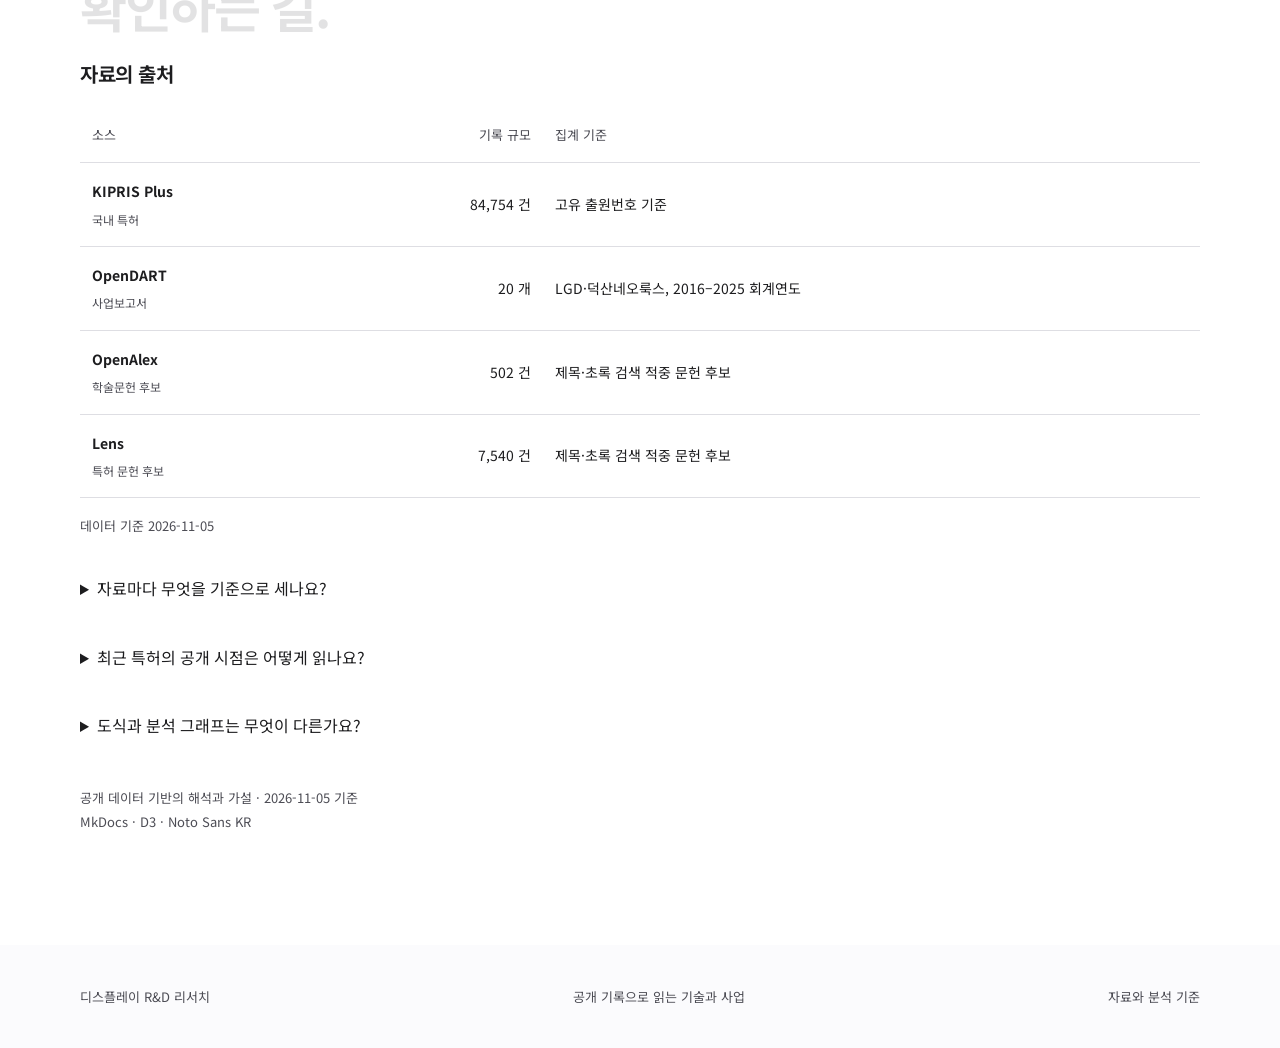
<file: network.html>
<!doctype html><html lang="ko"><meta charset="utf-8"><meta name="viewport" content="width=device-width,initial-scale=1"><meta http-equiv="refresh" content="0;url=index.html#evidence"><title>디스플레이 R&D 리서치</title><a href="index.html#evidence">이야기 이어 읽기</a></html>
</file>
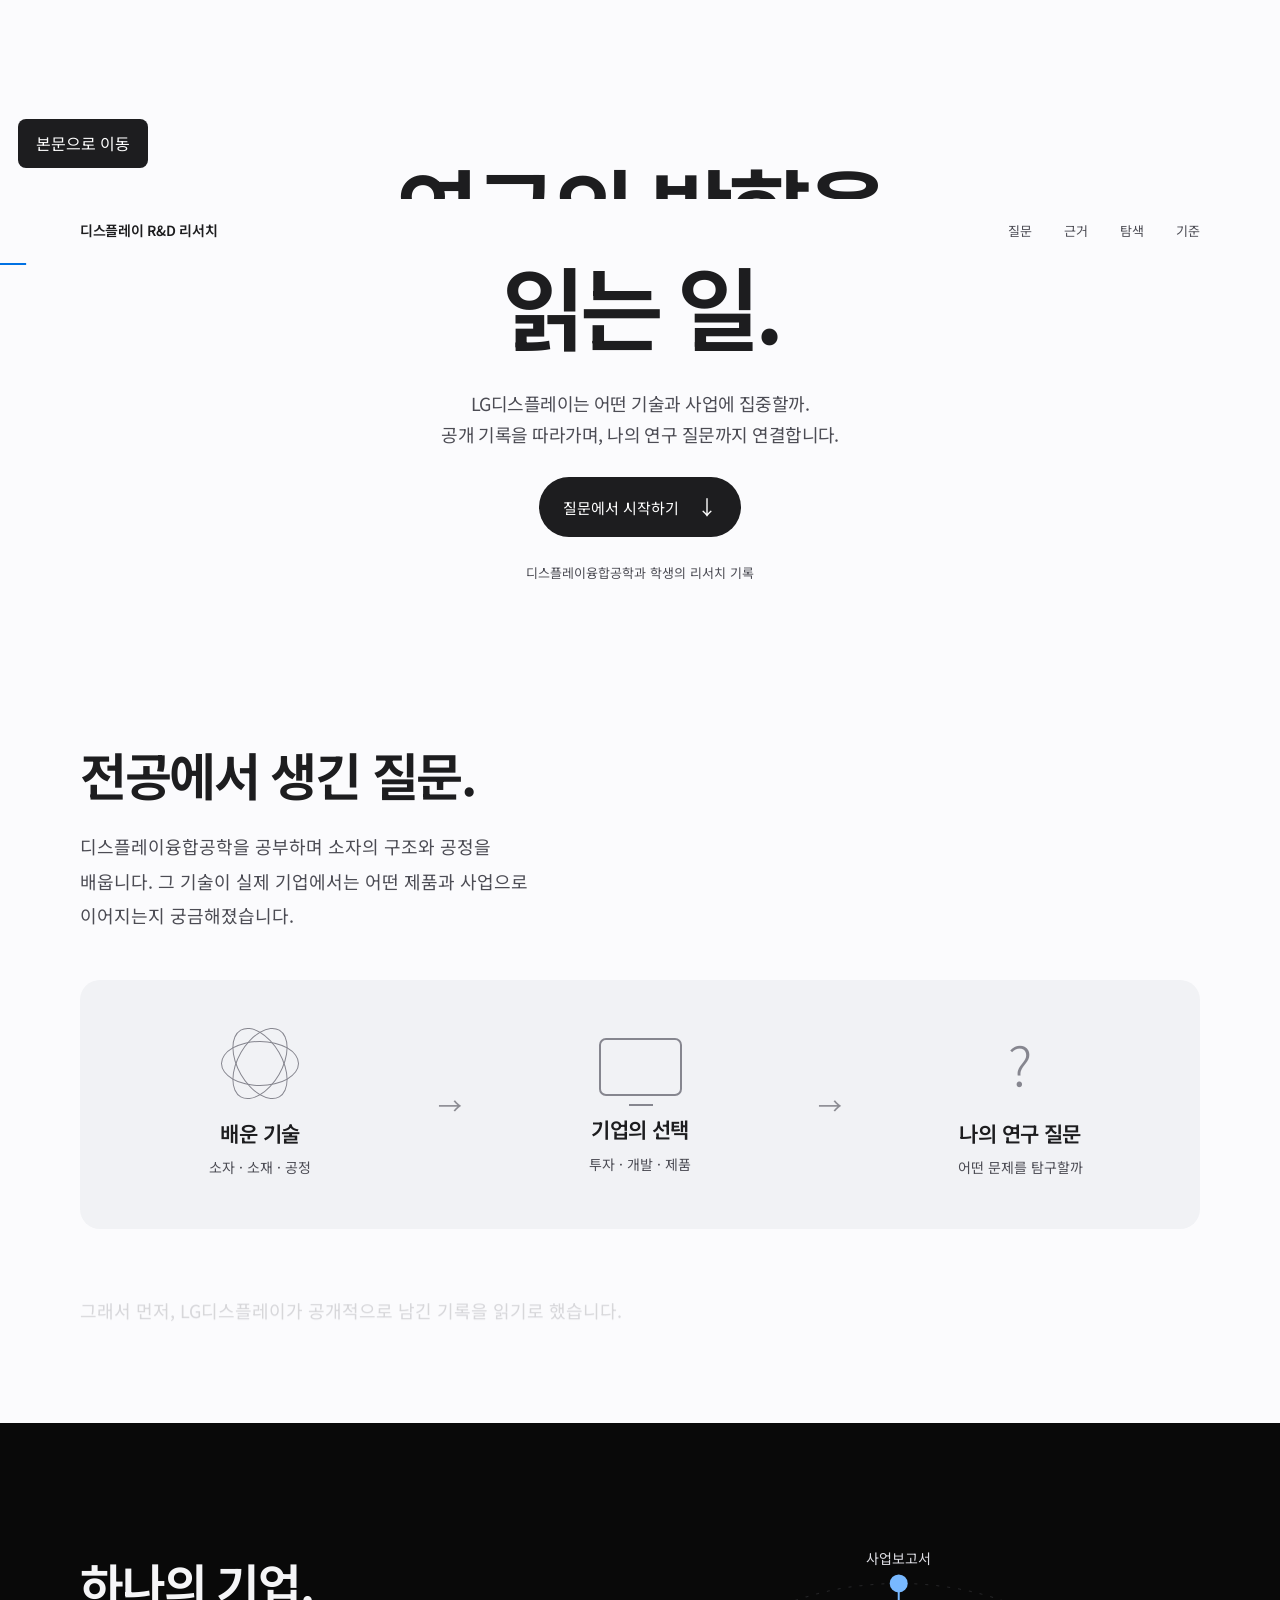
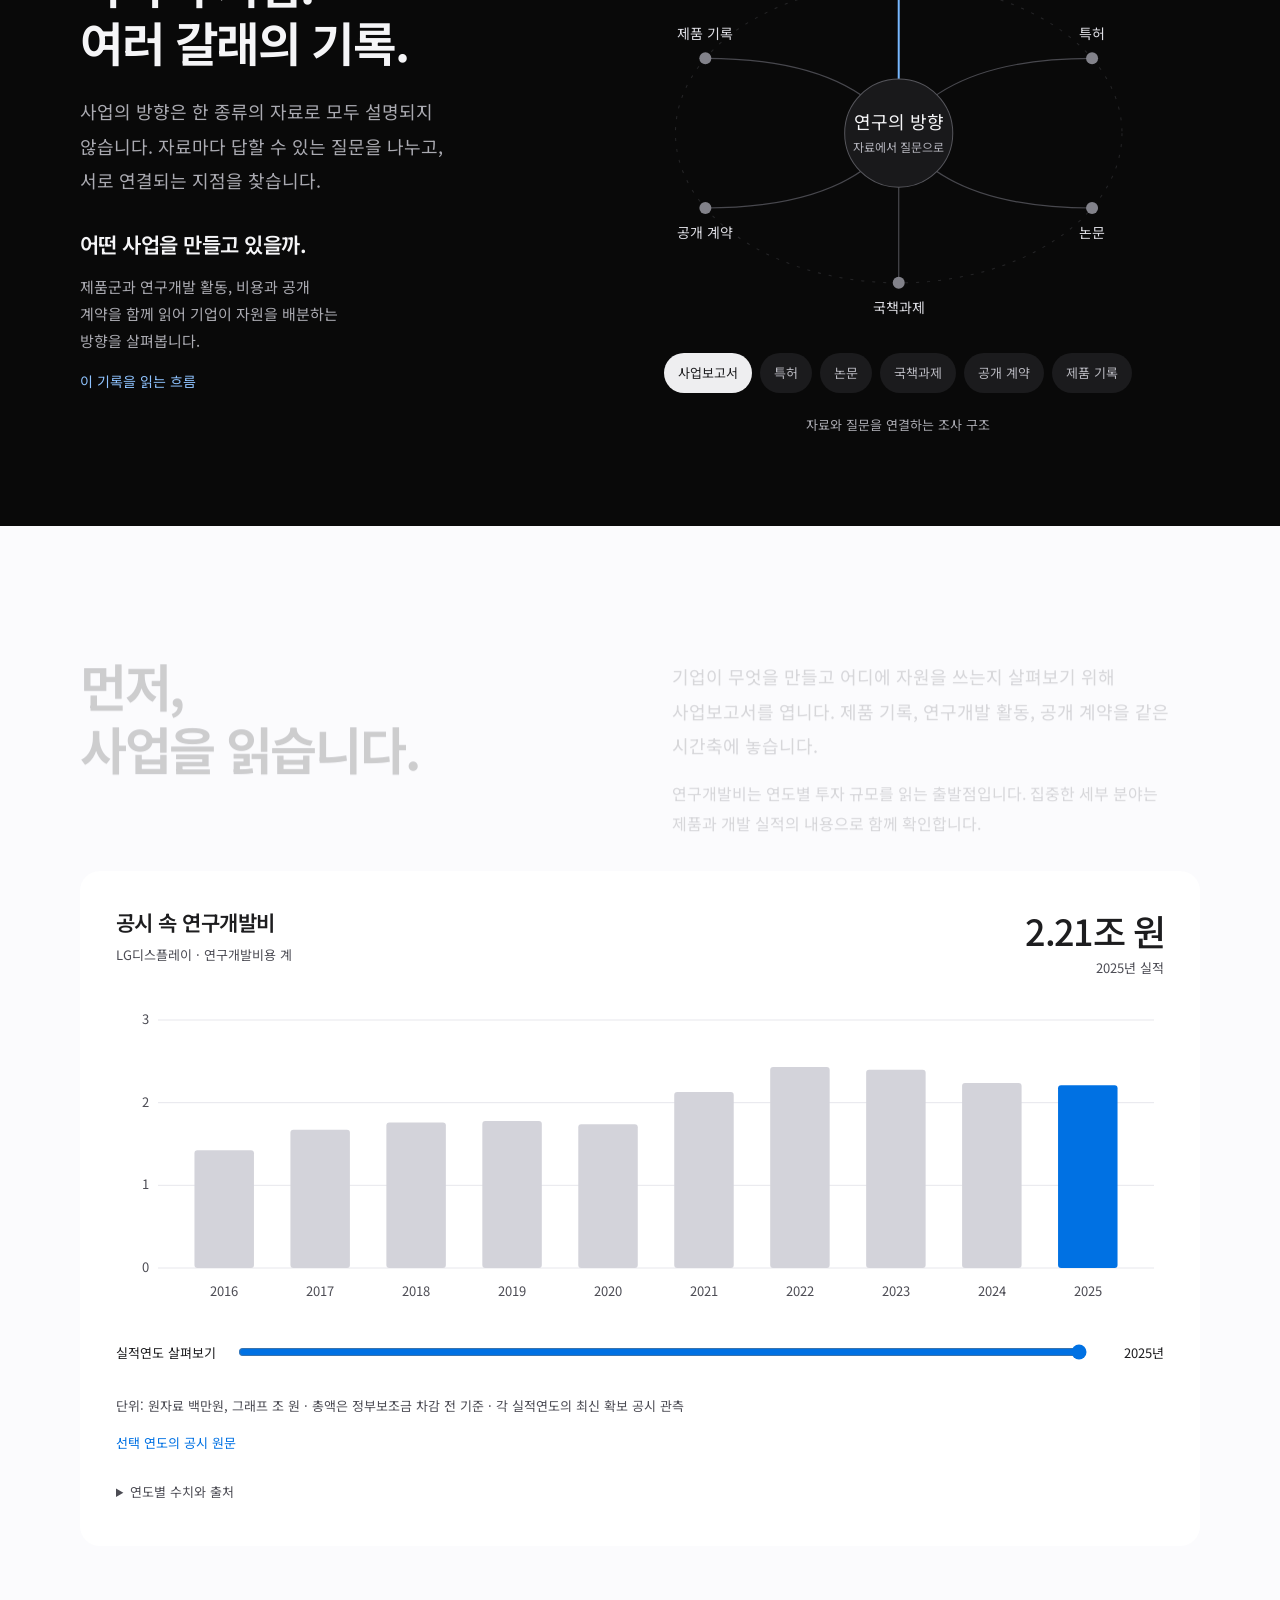
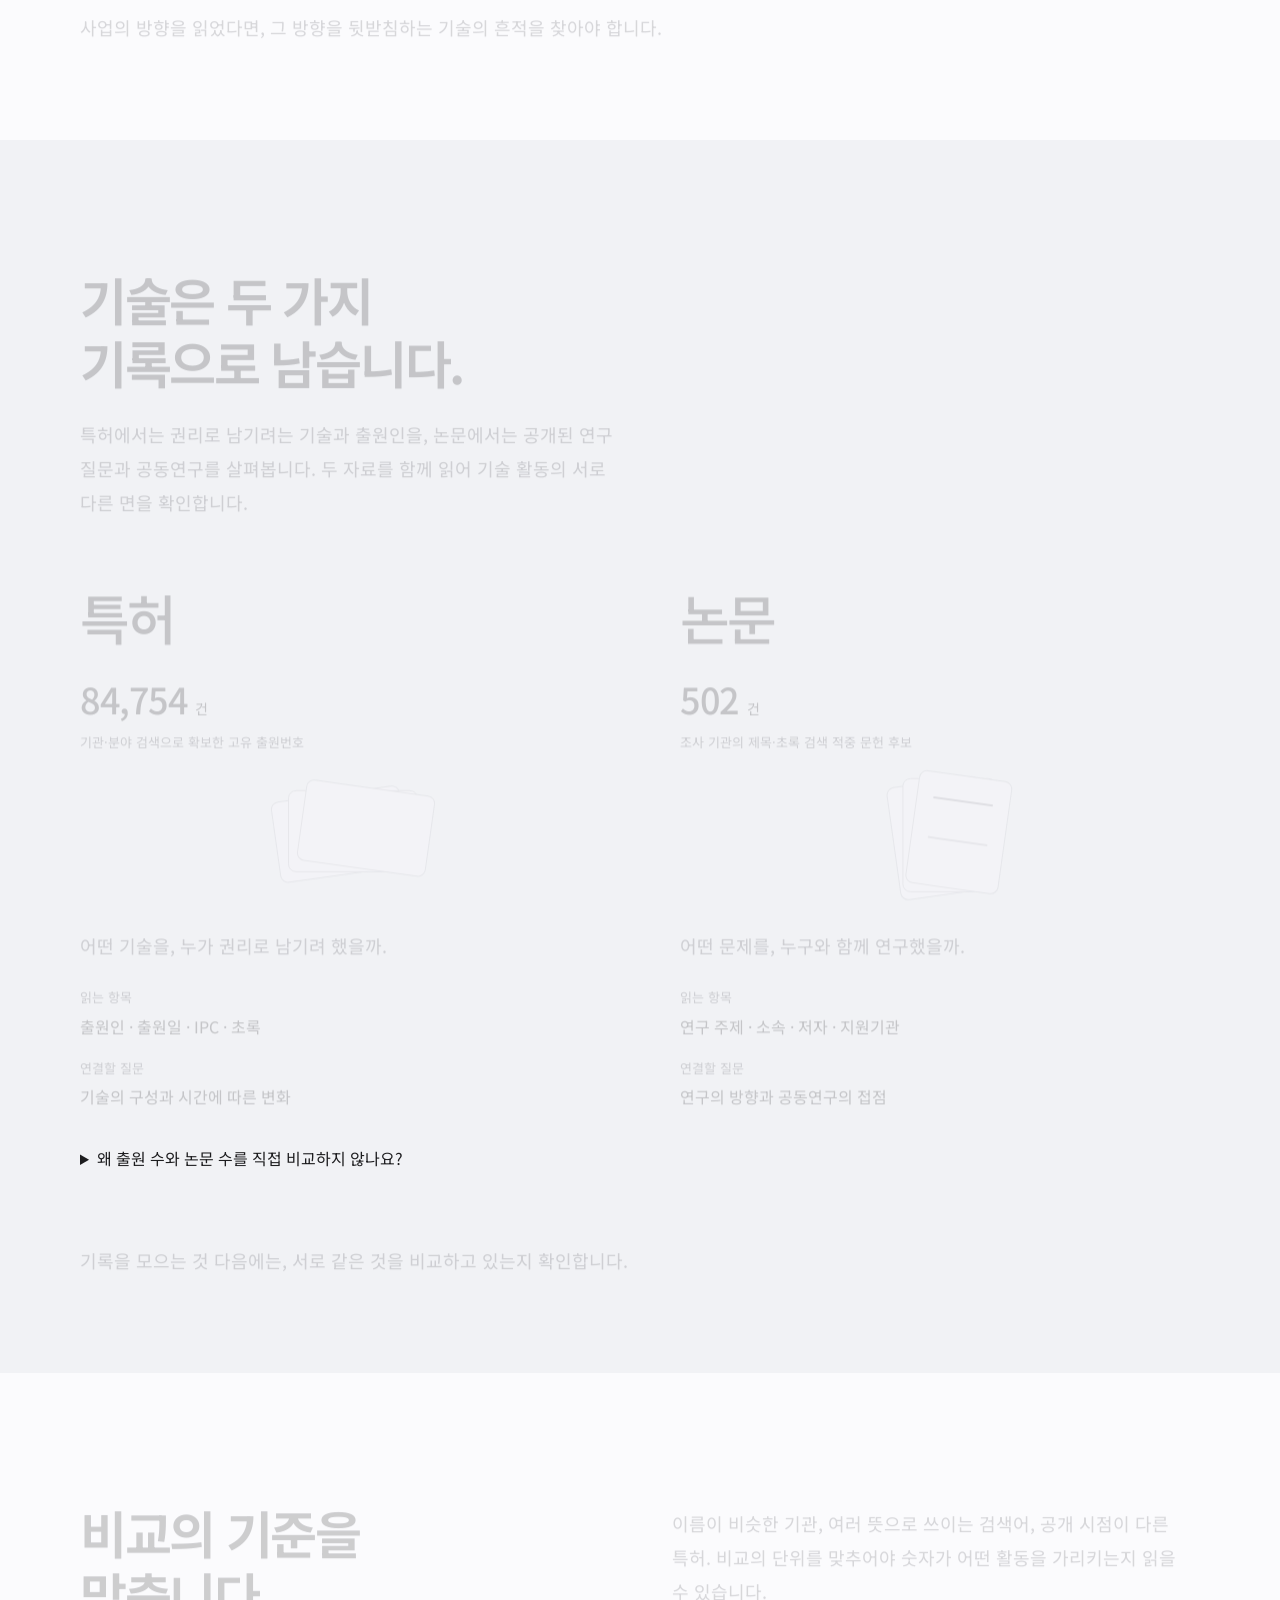
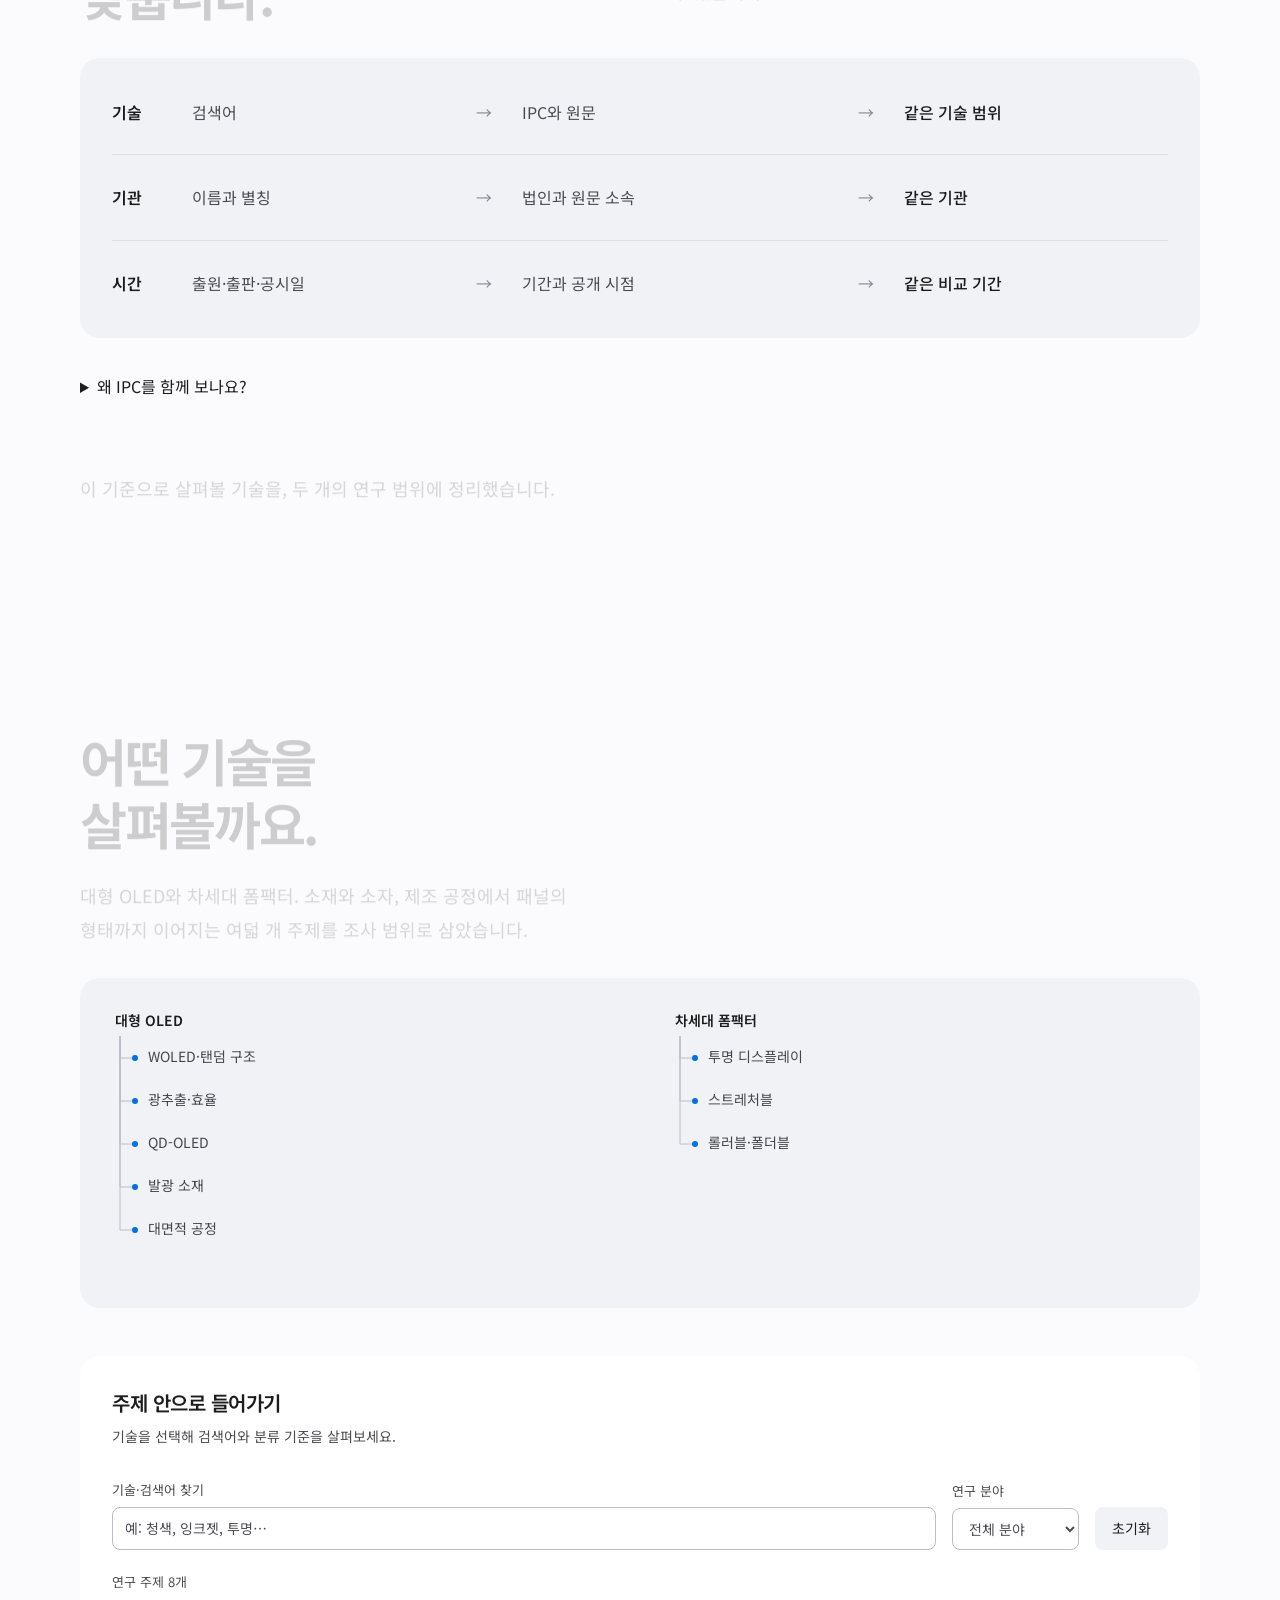
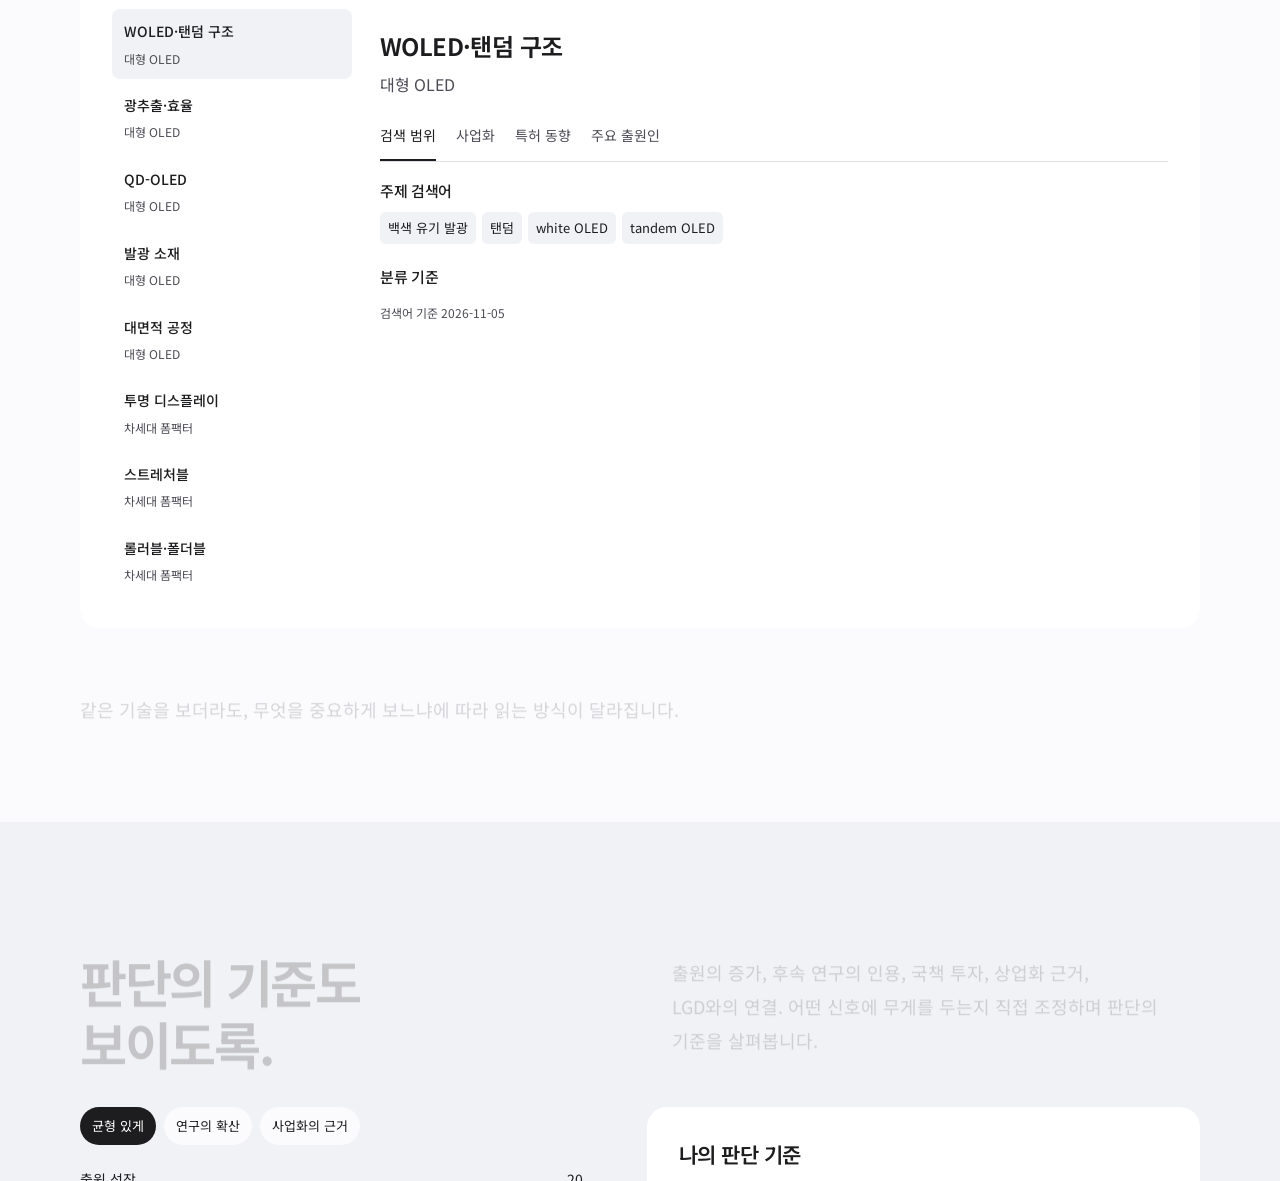
<file: outlook.html>
<!doctype html><html lang="ko"><meta charset="utf-8"><meta name="viewport" content="width=device-width,initial-scale=1"><meta http-equiv="refresh" content="0;url=index.html#judgement"><title>디스플레이 R&D 리서치</title><a href="index.html#judgement">이야기 이어 읽기</a></html>
</file>
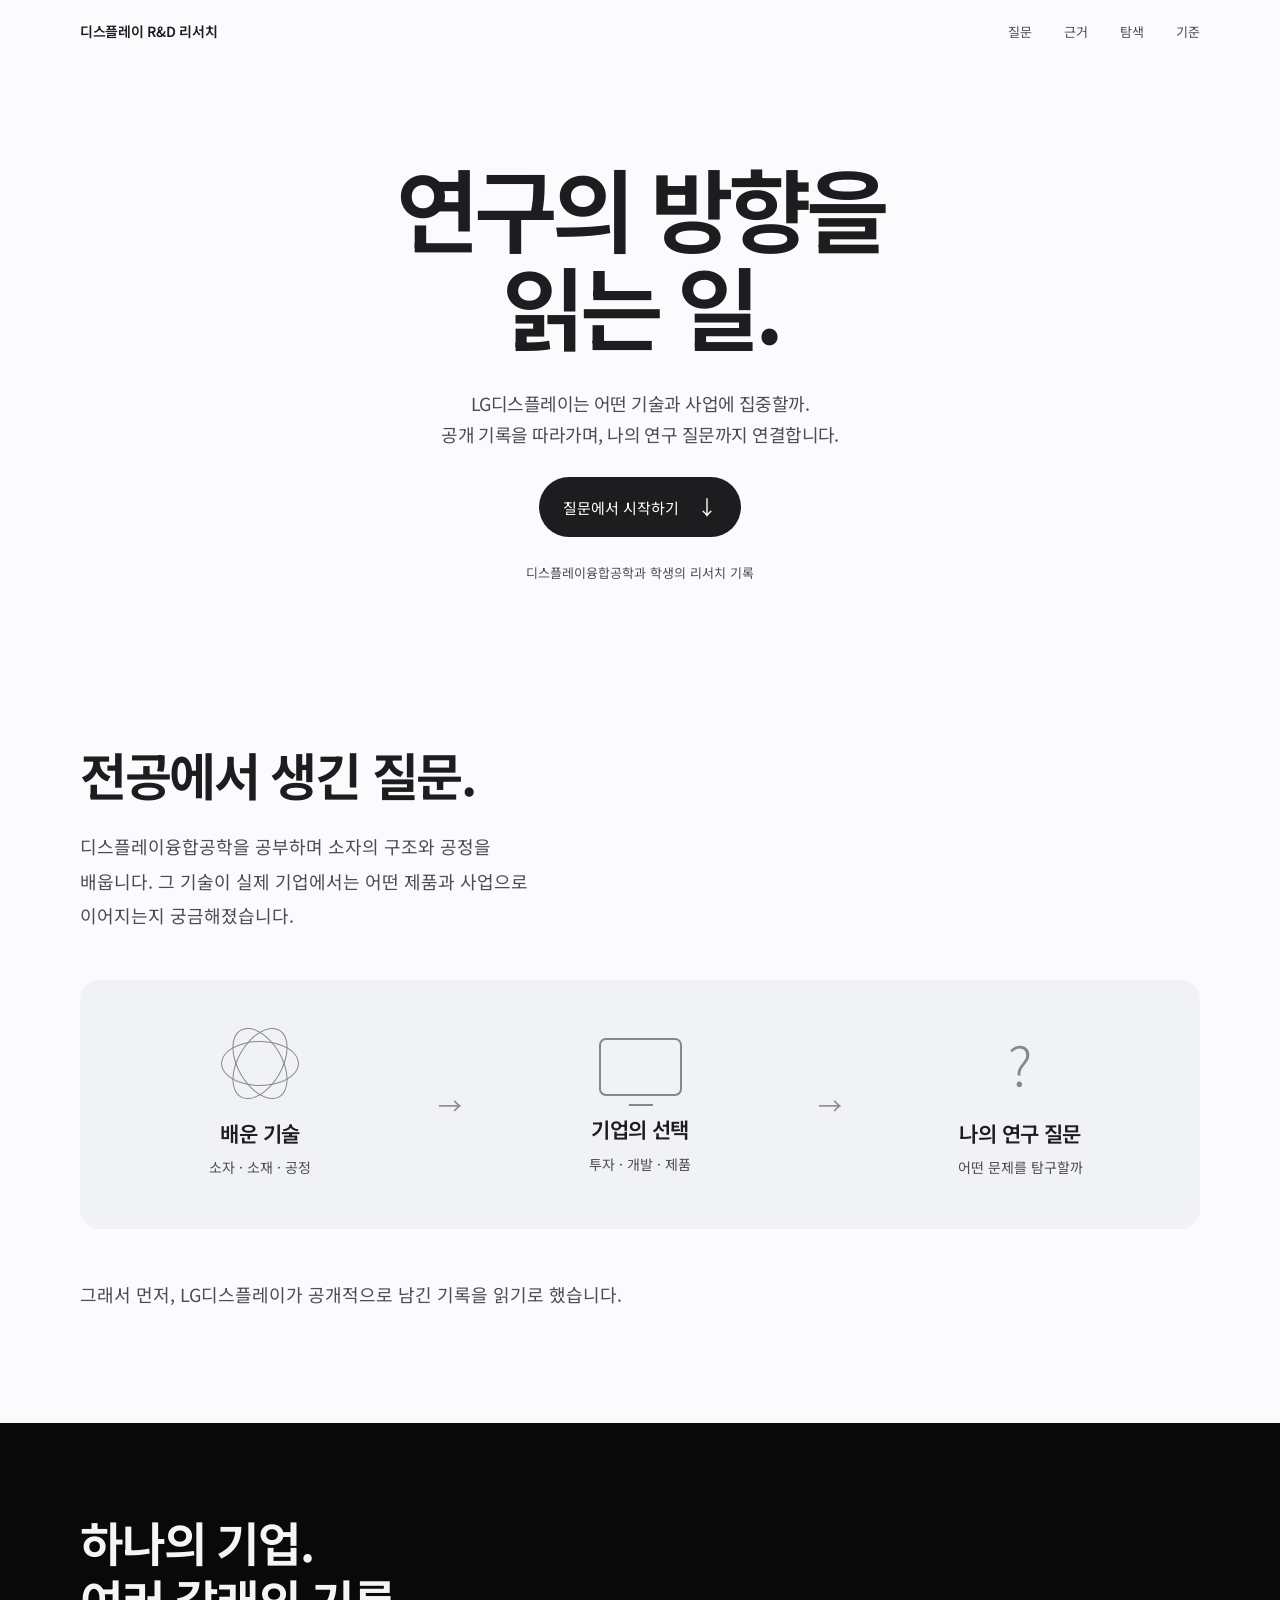
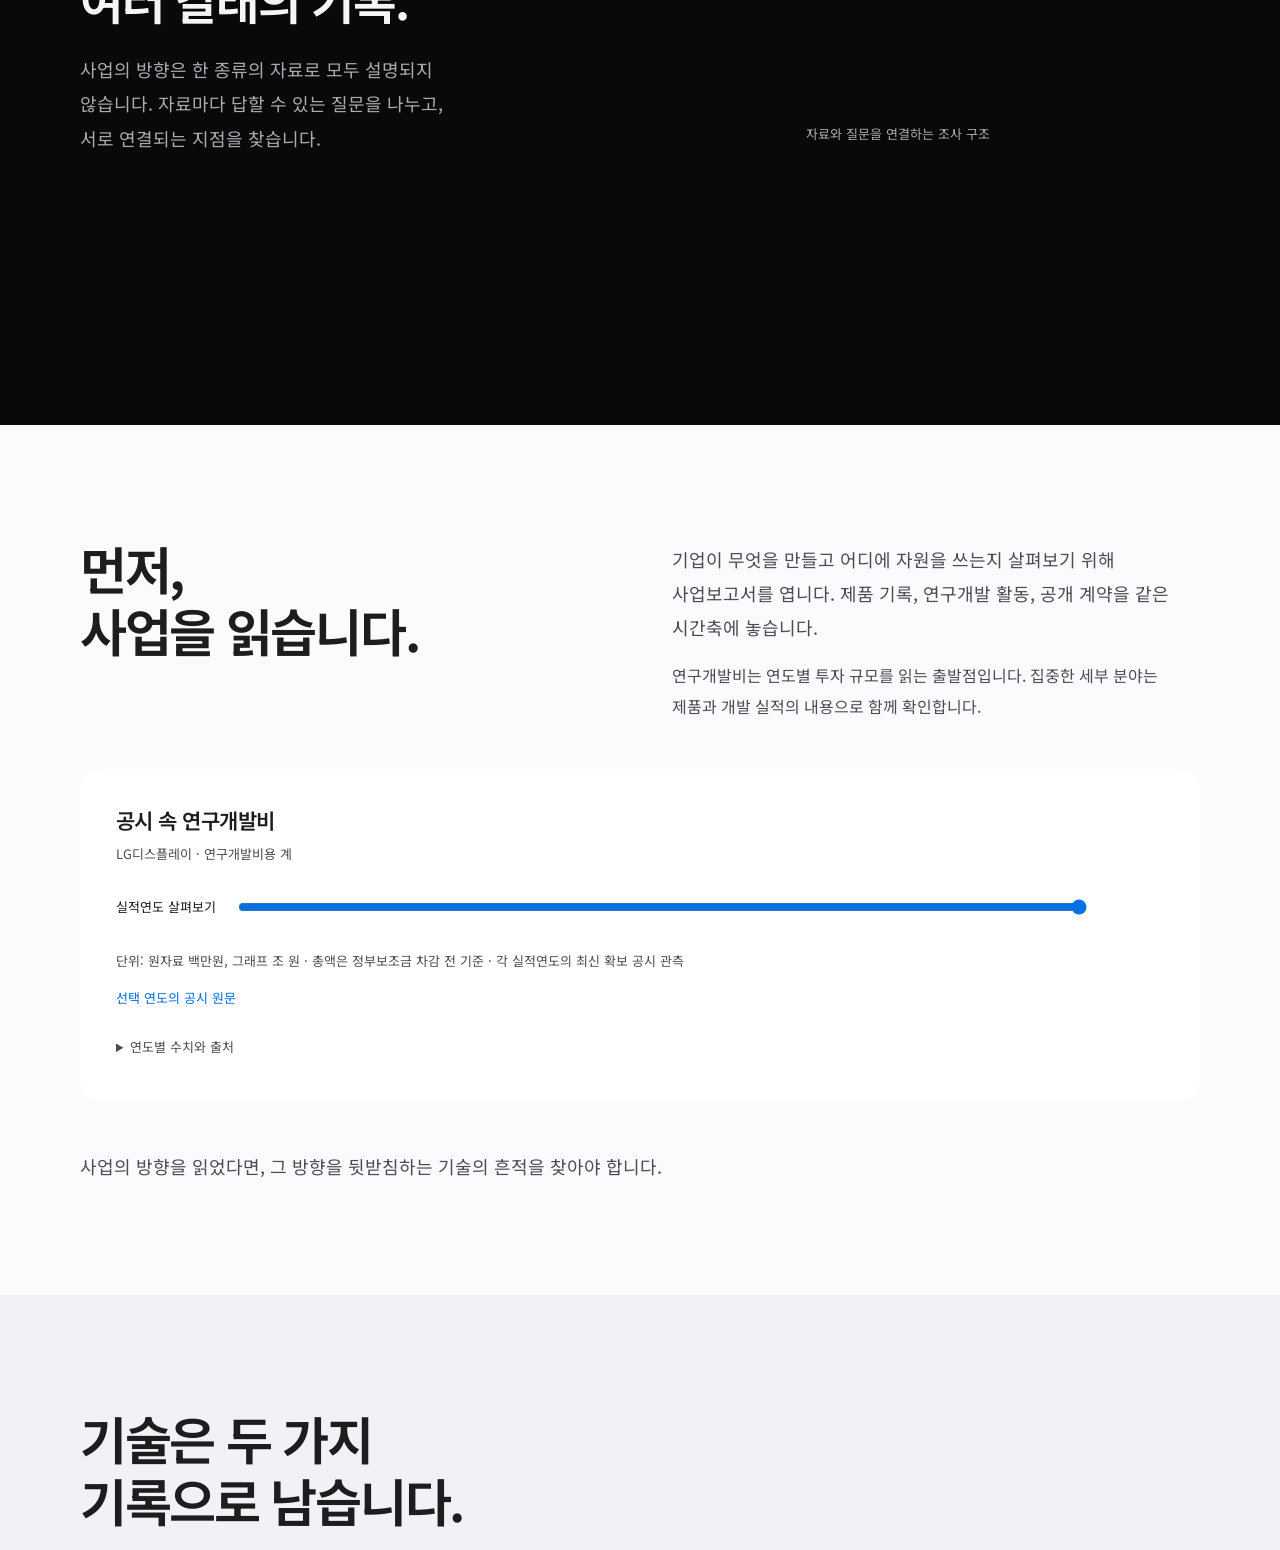
<file: positioning.html>
<!doctype html><html lang="ko"><meta charset="utf-8"><meta name="viewport" content="width=device-width,initial-scale=1"><meta http-equiv="refresh" content="0;url=index.html#direction"><title>디스플레이 R&D 리서치</title><a href="index.html#direction">이야기 이어 읽기</a></html>
</file>
<file: assets/story.css>
@font-face{font-family:"Noto Sans KR";src:url("fonts/NotoSansKR.ttf") format("truetype");font-style:normal;font-weight:100 900;font-display:swap}
:root{--paper:#fbfbfd;--white:#fff;--ink:#1d1d1f;--muted:#62626b;--soft:#f1f2f5;--line:#dedee3;--accent:#0071e3;--night:#090909;--night-muted:#aaaab1;--font:"Noto Sans KR","Malgun Gothic",sans-serif;--radius:20px}
*{box-sizing:border-box}html{scroll-behavior:smooth;scroll-padding-top:86px}body{margin:0;background:var(--paper);color:var(--ink);font:16px/1.8 var(--font);word-break:keep-all;overflow-wrap:break-word;-webkit-tap-highlight-color:#0071e322}button,input,select,textarea{font:inherit;color:inherit}button,a,input,select,summary{touch-action:manipulation}button{cursor:pointer}a{color:inherit;text-decoration:none}a:hover{color:var(--accent)}button:focus-visible,a:focus-visible,input:focus-visible,select:focus-visible,summary:focus-visible,textarea:focus-visible{outline:3px solid var(--accent);outline-offset:5px}button:active{transform:translateY(1px)}h1,h2,h3,p,figure{margin:0}h1,h2,h3{text-wrap:balance;scroll-margin-top:86px}p{text-wrap:pretty}h2{font-size:clamp(32px,4vw,54px);line-height:1.22;letter-spacing:-.045em;font-weight:650}h3{font-size:20px;line-height:1.5;font-weight:600;letter-spacing:-.025em}button{border:0}svg{display:block;max-width:100%}.small,.chart-note,.source-caption,.source-caption a{font-size:13px;color:var(--muted)}.num{font-variant-numeric:tabular-nums}.skip-link{position:fixed;top:-80px;left:18px;z-index:100;background:var(--ink);color:white;padding:10px 18px;border-radius:8px}.skip-link:focus{top:12px}
.site-header{position:sticky;top:0;height:64px;background:var(--paper);z-index:30}.header-inner{max-width:1200px;height:100%;margin:auto;padding:0 40px;display:flex;align-items:center;justify-content:space-between;gap:30px}.wordmark{font-size:14px;font-weight:600;letter-spacing:-.02em;white-space:nowrap}.site-header nav{display:flex;gap:32px;font-size:13px;color:var(--muted)}.site-header nav a{min-height:44px;display:flex;align-items:center}.site-header nav a[aria-current]{color:var(--ink)}.reading-progress{height:2px;background:transparent}.reading-progress span{display:block;width:100%;height:100%;background:var(--accent);transform:scaleX(0);transform-origin:left}.story>section{scroll-margin-top:64px}.hero{overflow:hidden}.hero-inner{max-width:1200px;margin:0 auto;padding:94px 40px 64px;text-align:center}.hero h1{font-size:clamp(64px,7.1vw,96px);line-height:1.08;letter-spacing:-.065em;font-weight:650}.hero-description{font-size:21px;line-height:1.7;letter-spacing:-.03em;color:var(--muted);margin:34px auto 28px;max-width:780px}.primary-action{display:inline-flex;align-items:center;gap:18px;padding:12px 24px;border-radius:999px;background:var(--ink);color:#fff;font-size:15px;min-height:48px}.primary-action:hover{background:#353538;color:#fff}.primary-action span{font-size:20px}.hero-caption{font-size:13px;color:var(--muted);margin-top:24px}
.chapter{max-width:1200px;margin:auto;padding:112px 40px}.section-intro{max-width:820px}.section-intro>p,.split-intro>div>p{font-size:19px;line-height:1.9;color:var(--muted);margin-top:24px;max-width:54ch}.split-intro{display:grid;grid-template-columns:1fr 1fr;align-items:start;gap:64px;max-width:none}.split-intro>p,.split-intro>div>p:first-child{margin-top:5px}.split-intro>div>p+p{font-size:16px;margin-top:16px}.bridge{font-size:18px;color:var(--muted);line-height:1.9;margin-top:48px;max-width:64ch}.origin{padding-top:94px}.origin-visual{display:grid;grid-template-columns:1fr 40px 1fr 40px 1fr;align-items:center;gap:20px;text-align:center;background:var(--soft);border-radius:var(--radius);padding:48px 30px;margin-top:48px}.origin-visual h3{font-size:20px;margin:18px 0 6px}.origin-visual p{color:var(--muted);font-size:14px}.visual-arrow{font-size:24px;color:#8b8b92}.origin-orbit{position:relative;display:block;width:86px;height:72px;margin:auto}.origin-orbit i{position:absolute;left:4px;top:13px;width:78px;height:45px;border:1.5px solid #86868f;border-radius:50%}.origin-orbit i:nth-child(2){transform:rotate(60deg)}.origin-orbit i:nth-child(3){transform:rotate(-60deg)}.origin-display{display:block;width:83px;height:58px;border:2px solid #86868f;border-radius:7px;margin:7px auto;position:relative}.origin-display:after{content:"";position:absolute;left:28px;bottom:-12px;width:24px;height:10px;border-bottom:2px solid #86868f}.origin-question{display:block;font-size:62px;line-height:72px;font-weight:300;color:#86868f}
.evidence-scene{background:var(--night);color:#f5f5f7;padding:90px 0}.scene-inner{max-width:1280px;margin:auto;padding:0 40px;display:grid;grid-template-columns:.9fr 1.2fr;gap:64px;align-items:center}.scene-copy>p{font-size:18px;color:var(--night-muted);line-height:1.9;max-width:40ch;margin-top:24px}.scene-copy h2{font-size:clamp(36px,3.7vw,50px)}#source-description{margin-top:32px;min-height:148px}#source-description h3{font-size:20px}#source-description p{font-size:15px;color:var(--night-muted);margin:12px 0;max-width:38ch}#source-description a{font-size:14px;color:#8fc3ff}.scene-map{min-width:0}#source-map svg{width:100%;height:auto}.source-controls{display:flex;justify-content:center;gap:8px;flex-wrap:wrap}.source-controls button{background:#1b1b1d;color:#b8b8bf;border-radius:999px;padding:8px 14px;font-size:13px;min-height:40px}.source-controls button[aria-pressed=true]{background:#eeeef0;color:#1d1d1f}.source-controls button:hover{background:#343438;color:#fff}.source-controls button[aria-pressed=true]:hover{background:#fff;color:#111}.visual-caption{font-size:13px;text-align:center;color:var(--night-muted);margin-top:20px}
.spending-figure{background:var(--white);border-radius:var(--radius);padding:36px;margin-top:48px}.figure-title{display:flex;align-items:start;justify-content:space-between;gap:28px}.figure-title h3{font-size:22px}.figure-title p{font-size:13px;color:var(--muted);margin-top:5px}.figure-value{text-align:right;white-space:nowrap;line-height:1.3;font-variant-numeric:tabular-nums}.figure-value strong{font-size:36px;font-weight:500;letter-spacing:-.045em}.figure-value span{display:block;font-size:13px;color:var(--muted);margin-top:6px}#spending-chart{margin-top:24px}#spending-chart svg{width:100%;height:auto}#spending-chart text{font-family:var(--font);fill:var(--muted);font-size:13px}.chart-controls{display:flex;align-items:center;gap:20px;margin:24px 0;font-size:13px}.chart-controls input{flex:1;min-width:70px;accent-color:var(--accent);height:32px}.chart-controls output{font-variant-numeric:tabular-nums;min-width:55px;text-align:right}.source-caption{line-height:1.9}.text-link{display:inline-block;color:var(--accent);font-size:13px;margin-top:12px}.source-details{margin-top:18px;font-size:13px;color:var(--muted)}summary{cursor:pointer;min-height:36px;padding:6px 0}.source-details table{margin-top:14px}
.records-chapter{background:var(--soft)}.record-pair{display:grid;grid-template-columns:1fr 1fr;gap:80px;margin-top:56px}.record-side{min-width:0}.record-side>h3{font-size:50px;font-weight:500;letter-spacing:-.05em}.record-side>p{font-size:18px;margin:24px 0;color:var(--muted)}.record-glyph{height:124px;position:relative;margin-top:20px}.record-glyph span{display:block;position:absolute;background:var(--paper);border:1px solid #bfc0c7;border-radius:8px;width:130px;height:82px;left:50%;top:12px;transform:translateX(-50%) rotate(-8deg)}.record-glyph span:nth-child(2){transform:translate(-40%,-3px) rotate(0deg)}.record-glyph span:nth-child(3){transform:translate(-30%,-6px) rotate(8deg)}.paper-glyph span{width:94px;height:114px;top:0}.paper-glyph span:after{content:"";position:absolute;left:16px;right:16px;top:24px;height:38px;border-top:2px solid #9999a2;border-bottom:2px solid #bfc0c7}.record-side dl{font-size:14px;margin:0}.record-side dl>div{margin:15px 0}.record-side dt{color:var(--muted);font-size:13px}.record-side dd{margin:3px 0 0}.record-total{margin-top:28px}.record-total strong{font-size:36px;line-height:1.5;font-weight:500;letter-spacing:-.04em;font-variant-numeric:tabular-nums}.record-total span{font-size:14px;margin-left:8px}.record-total small{display:block;font-size:13px;color:var(--muted);max-width:40ch;line-height:1.8;margin-top:5px}.why-note{margin-top:28px;font-size:14px;color:var(--muted);max-width:75ch}.why-note summary{color:var(--ink);line-height:1.8}.why-note p{line-height:1.9;margin:12px 0 0;padding-left:17px;max-width:66ch}.alignment-visual{margin-top:48px;background:var(--soft);padding:12px 32px;border-radius:var(--radius)}.alignment-visual>div{display:flex;align-items:center;gap:36px;padding:28px 0}.alignment-visual>div+div{border-top:1px solid var(--line)}.alignment-label{font-size:16px;font-weight:600;min-width:44px}.alignment-pieces{display:grid;grid-template-columns:1fr 26px 1.2fr 26px 1fr;align-items:center;gap:20px;flex:1;font-size:14px}.alignment-pieces>span{color:var(--muted)}.alignment-pieces i{font-style:normal;color:#85858e}.alignment-pieces strong{font-weight:500}
.topic-map{margin:48px 0;background:var(--soft);border-radius:var(--radius);overflow:hidden}.topic-map svg{width:100%;height:auto}.topic-map svg text{font:14px var(--font)}.topic-map button{display:block}.workbench{padding:32px;background:var(--white);border-radius:var(--radius)}.workbench-heading{margin-bottom:28px}.workbench-heading p{font-size:14px;color:var(--muted);margin-top:6px}.toolbar{display:flex;gap:16px;align-items:flex-end;flex-wrap:wrap;margin:0 0 20px}.field{display:flex;flex-direction:column;gap:6px;font-size:13px;color:var(--muted)}.field.grow{flex:1;min-width:180px}.field input,.field select{min-height:42px;padding:8px 12px;border:1px solid #bdbdc5;border-radius:8px;background:var(--white);font-size:14px}.field input::placeholder{color:var(--muted)}.button{min-height:42px;padding:8px 16px;background:var(--soft);border-radius:8px;font-size:14px;border:1px solid transparent}.button:hover{border-color:#9999a2}.result-count{font-size:13px;color:var(--muted);margin-bottom:16px}.explorer-grid{display:grid;grid-template-columns:240px minmax(0,1fr);gap:28px;align-items:start}.topic-list{display:flex;flex-direction:column;gap:4px}.topic-option{text-align:left;min-height:58px;padding:10px 12px;border-radius:8px;background:transparent;width:100%}.topic-option strong{display:block;font-size:14px;font-weight:500}.topic-option small{display:block;font-size:12px;color:var(--muted);margin-top:3px}.topic-option:hover{background:#f6f6f8}.topic-option[aria-pressed=true]{background:var(--soft)}.detail{padding:20px 0 0;min-width:0}.detail-top h2{font-size:24px;line-height:1.4;letter-spacing:-.025em}.detail-subtitle{color:var(--muted);font-size:13px;margin:7px 0 18px}.tabs{display:flex;gap:20px;margin-bottom:18px;overflow-x:auto;border-bottom:1px solid var(--line)}.tabs button{font-size:14px;white-space:nowrap;min-height:44px;padding:5px 0 9px;background:transparent;border-bottom:2px solid transparent;color:var(--muted)}.tabs button[aria-selected=true]{border-bottom-color:var(--ink);color:var(--ink)}.detail h3{font-size:15px;font-weight:500;margin:18px 0 10px}.keywords{display:flex;flex-wrap:wrap;gap:6px;margin-bottom:22px}.keyword{font-size:13px;border-radius:6px;background:var(--soft);padding:4px 8px}.review-note{color:var(--muted);font-size:14px;line-height:1.8}.chart-note{font-size:12px;margin-top:14px}.detail p:not(.chart-note){font-size:14px}.empty{font-size:14px;color:var(--muted);padding:10px 0}.empty-chart{height:112px;display:flex;align-items:center;justify-content:center;background:var(--soft);border-radius:8px;position:relative;font-size:14px;color:var(--muted)}.years{position:absolute;bottom:8px;left:12px;right:12px;display:flex;justify-content:space-between;font-size:12px}.data-chart{width:100%;height:auto;min-height:150px}
.judgement-section{background:var(--soft)}.criteria-grid{display:grid;grid-template-columns:1fr 1.1fr;gap:64px;align-items:start;margin-top:48px}.criteria-presets{display:flex;gap:8px;flex-wrap:wrap;margin-bottom:22px}.criteria-presets button{padding:7px 12px;background:var(--paper);border-radius:999px;font-size:13px;min-height:38px}.criteria-presets button[aria-pressed=true]{background:var(--ink);color:#fff}.criterion{margin:18px 0}.criterion label{display:flex;justify-content:space-between;align-items:center;font-size:14px}.criterion output{font-variant-numeric:tabular-nums}.criterion input{width:100%;height:34px;accent-color:var(--accent)}.criteria-output{padding:32px;background:var(--white);border-radius:var(--radius)}.criteria-output h3{font-size:20px}.criterion-bar{margin-top:24px}.criterion-bar>div:first-child{display:flex;justify-content:space-between;font-size:14px;gap:16px}.criterion-track{height:8px;background:#ececf0;margin-top:10px;border-radius:4px;overflow:hidden}.criterion-track span{display:block;height:100%;background:#73737e;border-radius:4px;transition:width .2s ease}.criterion-bar:first-of-type .criterion-track span{background:var(--accent)}.criteria-caption{font-size:13px;color:var(--muted);margin-top:26px;line-height:1.8}
.research-notebook{margin-top:44px}.interest-tags{display:flex;gap:10px;flex-wrap:wrap}.interest-tag{border:1px solid var(--line);border-radius:999px;display:flex;align-items:center;gap:8px;padding:10px 16px;font-size:14px;cursor:pointer;background:var(--white)}.interest-tag:has(input:checked){background:var(--ink);color:var(--white);border-color:var(--ink)}.interest-tag input{accent-color:var(--accent);width:15px;height:15px}.notebook-field{margin-top:30px;display:block}.notebook-field span{font-size:14px;display:block;margin-bottom:12px}.notebook-field textarea{width:100%;resize:vertical;min-height:140px;border:1px solid #bdbdc5;background:var(--white);border-radius:12px;padding:18px;font-size:16px;line-height:1.8}.notebook-field textarea::placeholder{color:var(--muted)}.notebook-actions{display:flex;align-items:center;gap:20px;margin-top:16px}.notebook-status{font-size:13px;color:var(--muted)}.closing-statement{margin-top:90px;font-size:clamp(26px,3.4vw,40px);line-height:1.5;letter-spacing:-.04em;font-weight:500;max-width:25ch}.methods-chapter{background:var(--white);max-width:none;padding-left:max(40px,calc((100vw - 1120px)/2));padding-right:max(40px,calc((100vw - 1120px)/2))}#methodology-view{margin-top:40px}.panel h2{font-size:20px;line-height:1.5;letter-spacing:-.02em;margin-bottom:18px}.table-scroll{overflow:auto}.source-table,.source-details table{width:100%;border-collapse:collapse;font-size:14px}.source-table th,.source-table td,.source-details th,.source-details td{padding:16px 12px;text-align:left;border-bottom:1px solid var(--line)}.source-table th,.source-details th{font-size:13px;font-weight:400;color:var(--muted)}.source-table .num,.source-details .num{text-align:right;font-variant-numeric:tabular-nums;white-space:nowrap}.source-table small{display:block;font-size:12px;color:var(--muted);margin-top:4px}.table-source{font-size:13px;color:var(--muted);margin-top:16px}.method-notes{margin-top:30px}.production-credit{font-size:13px;color:var(--muted);margin-top:40px}.site-footer{display:flex;justify-content:space-between;gap:20px;flex-wrap:wrap;padding:40px max(40px,calc((100vw - 1120px)/2));font-size:13px;color:var(--muted)}.noscript{padding:16px 30px}.reveal{transition:opacity .7s ease,transform .7s ease}.motion-ready .reveal:not(.is-visible){opacity:.12;transform:translateY(18px)}
@media(min-width:1600px){.hero-inner{padding-top:120px}.chapter{padding-top:140px;padding-bottom:140px}}
@media(max-width:1000px){.scene-inner{gap:30px;grid-template-columns:1fr 1.1fr}.scene-copy h2{font-size:38px}.scene-copy>p{font-size:16px}.chapter{padding-top:88px;padding-bottom:88px}.hero h1{font-size:72px}.split-intro{gap:36px}.section-intro>p,.split-intro>div>p{font-size:17px}.record-pair{gap:48px}.criteria-grid{gap:32px}.alignment-pieces{gap:10px;font-size:13px}.alignment-visual{padding:10px 24px}.explorer-grid{grid-template-columns:200px minmax(0,1fr)}}
@media(max-width:700px){.header-inner{padding:0 20px;gap:14px}.site-header{height:58px}.wordmark{font-size:12px}.site-header nav{gap:16px;font-size:12px}.hero-inner{padding:70px 20px 45px}.hero h1{font-size:58px}.hero-description{font-size:18px;margin-top:28px}.chapter{padding:76px 24px}.scene-inner{padding:0 24px;grid-template-columns:1fr;gap:20px}.scene-copy h2{font-size:38px}.scene-copy>p{max-width:48ch}.evidence-scene{padding:70px 0}#source-description{min-height:116px;margin-top:26px}.scene-map{max-width:600px;width:100%;margin:auto}.split-intro{grid-template-columns:1fr;gap:24px}.split-intro>p{margin-top:0}.record-pair{gap:30px}.record-side>h3{font-size:38px}.record-side>p{font-size:16px}.record-total strong{font-size:32px}.spending-figure{padding:24px;margin-top:32px}.figure-value strong{font-size:32px}.figure-title h3{font-size:18px}.origin-visual{gap:10px;grid-template-columns:1fr 20px 1fr 20px 1fr;padding:32px 16px}.origin-visual h3{font-size:16px}.origin-visual p{font-size:12px}.visual-arrow{font-size:18px}.alignment-visual{margin-top:32px;padding:10px 20px}.alignment-visual>div{gap:20px}.alignment-pieces{grid-template-columns:1fr 16px 1.1fr;gap:10px}.alignment-pieces>i:nth-of-type(2){display:none}.alignment-pieces strong{grid-column:1/-1;color:var(--accent);margin-top:4px}.criteria-grid{grid-template-columns:1fr;gap:28px}.criteria-output{padding:24px}.criteria-presets button{min-height:44px}.explorer-grid{grid-template-columns:1fr;gap:12px}.topic-list{display:grid;grid-template-columns:1fr 1fr}.topic-option{padding:10px}.workbench{padding:24px}.detail{padding-top:12px}.source-table td:nth-child(3){min-width:200px}.methods-chapter{padding-left:24px;padding-right:24px}.closing-statement{margin-top:62px}.site-footer{padding:32px 24px;display:block}.site-footer>*{display:block;margin-top:10px}}
@media(max-width:420px){h2{font-size:32px}.site-header nav{gap:12px}.hero h1{font-size:46px}.hero-description{font-size:17px}.hero-description br{display:none}.hero-caption{font-size:12px}.chapter{padding:64px 20px}.section-intro>p{font-size:16px}.bridge{font-size:16px;margin-top:34px}.scene-inner{padding:0 20px}.scene-copy h2{font-size:32px}.origin-visual{padding:24px 12px;grid-template-columns:1fr;gap:18px;margin-top:32px}.origin-visual>div{display:grid;grid-template-columns:76px 1fr;text-align:left;column-gap:18px;align-items:center}.origin-visual h3{margin:0}.origin-visual p{grid-column:2;margin-top:-20px}.origin-visual>div>span{grid-row:1/3;transform:scale(.8);transform-origin:center}.visual-arrow{transform:rotate(90deg);margin:auto}.record-pair{grid-template-columns:1fr;gap:56px;margin-top:36px}.record-side{display:grid;grid-template-columns:1fr 1fr;column-gap:24px}.record-side>h3{grid-column:1}.record-glyph{grid-column:2;grid-row:1/3;margin-top:0;height:110px}.record-side>p,.record-side dl,.record-total{grid-column:1/-1}.record-side>p{margin:10px 0 18px}.record-side dl>div{display:block;margin:12px 0}.record-total{margin-top:15px}.spending-figure{padding:20px 14px;margin-left:-4px;margin-right:-4px}.figure-title{gap:8px}.figure-title h3{font-size:16px}.figure-title p{font-size:12px}.figure-value strong{font-size:26px}.figure-value span{font-size:12px}.chart-controls{gap:10px;flex-wrap:wrap}.chart-controls label{flex-basis:100%}.chart-controls output{font-size:13px}.workbench{padding:20px 16px;margin-left:-4px;margin-right:-4px}.toolbar{gap:10px}.field{flex:1;min-width:0}.field.grow{min-width:100%;flex-basis:100%}.field input,.field select{min-width:0;width:100%;min-height:44px}.button{min-height:44px}.topic-option strong{font-size:13px}.tabs{gap:16px}.tabs button{font-size:13px}.detail-top h2{font-size:22px}.alignment-visual{padding:8px 16px}.alignment-visual>div{gap:12px}.alignment-label{min-width:30px;font-size:14px}.alignment-pieces{font-size:12px}.source-controls button{min-height:44px}.notebook-field textarea{font-size:16px}.notebook-actions{flex-wrap:wrap;gap:12px}.closing-statement{font-size:26px}.source-table{font-size:13px}.source-table th,.source-table td{padding:14px 8px}.methods-chapter{padding-left:20px;padding-right:20px}}
@media(prefers-reduced-motion:reduce){html{scroll-behavior:auto}.reveal{transition:none}.motion-ready .reveal:not(.is-visible){opacity:1;transform:none}.criterion-track span{transition:none}button:active{transform:none}}
:root{--muted:#4c4c54}
.scene-inner{max-width:1200px}
.why-note,.review-note,.detail p:not(.chart-note),.alignment-pieces{font-size:16px}
.record-side dd{font-size:16px}.record-total{margin-top:14px;margin-bottom:28px}
@media(max-width:700px){.alignment-pieces{font-size:14px}}
@media(max-width:420px){.topic-option small,.hero-caption,.chart-note,.figure-title p,.figure-value span,.alignment-pieces{font-size:13px}.record-total{margin-bottom:18px}}
.section-intro>p,.scene-copy>p,.bridge,.hero-description,.record-side>p{font-size:18px}
.split-intro>div>p{font-size:18px}.split-intro>div>p+p{font-size:16px}
.record-side>h3,.origin-question{font-size:54px}
.origin-visual h3,.figure-title h3,.criteria-output h3,#source-description h3{font-size:21px}
@media(max-width:700px){.section-intro>p,.scene-copy>p,.bridge,.hero-description,.record-side>p,.split-intro>div>p{font-size:16px}.record-side>h3{font-size:38px}.figure-title h3{font-size:18px}.origin-visual h3{font-size:16px}.criteria-output h3,#source-description h3{font-size:20px}}
@media(max-width:420px){.origin-visual p{font-size:13px}.record-pair{gap:92px}.figure-title h3{font-size:16px}}
</file>
